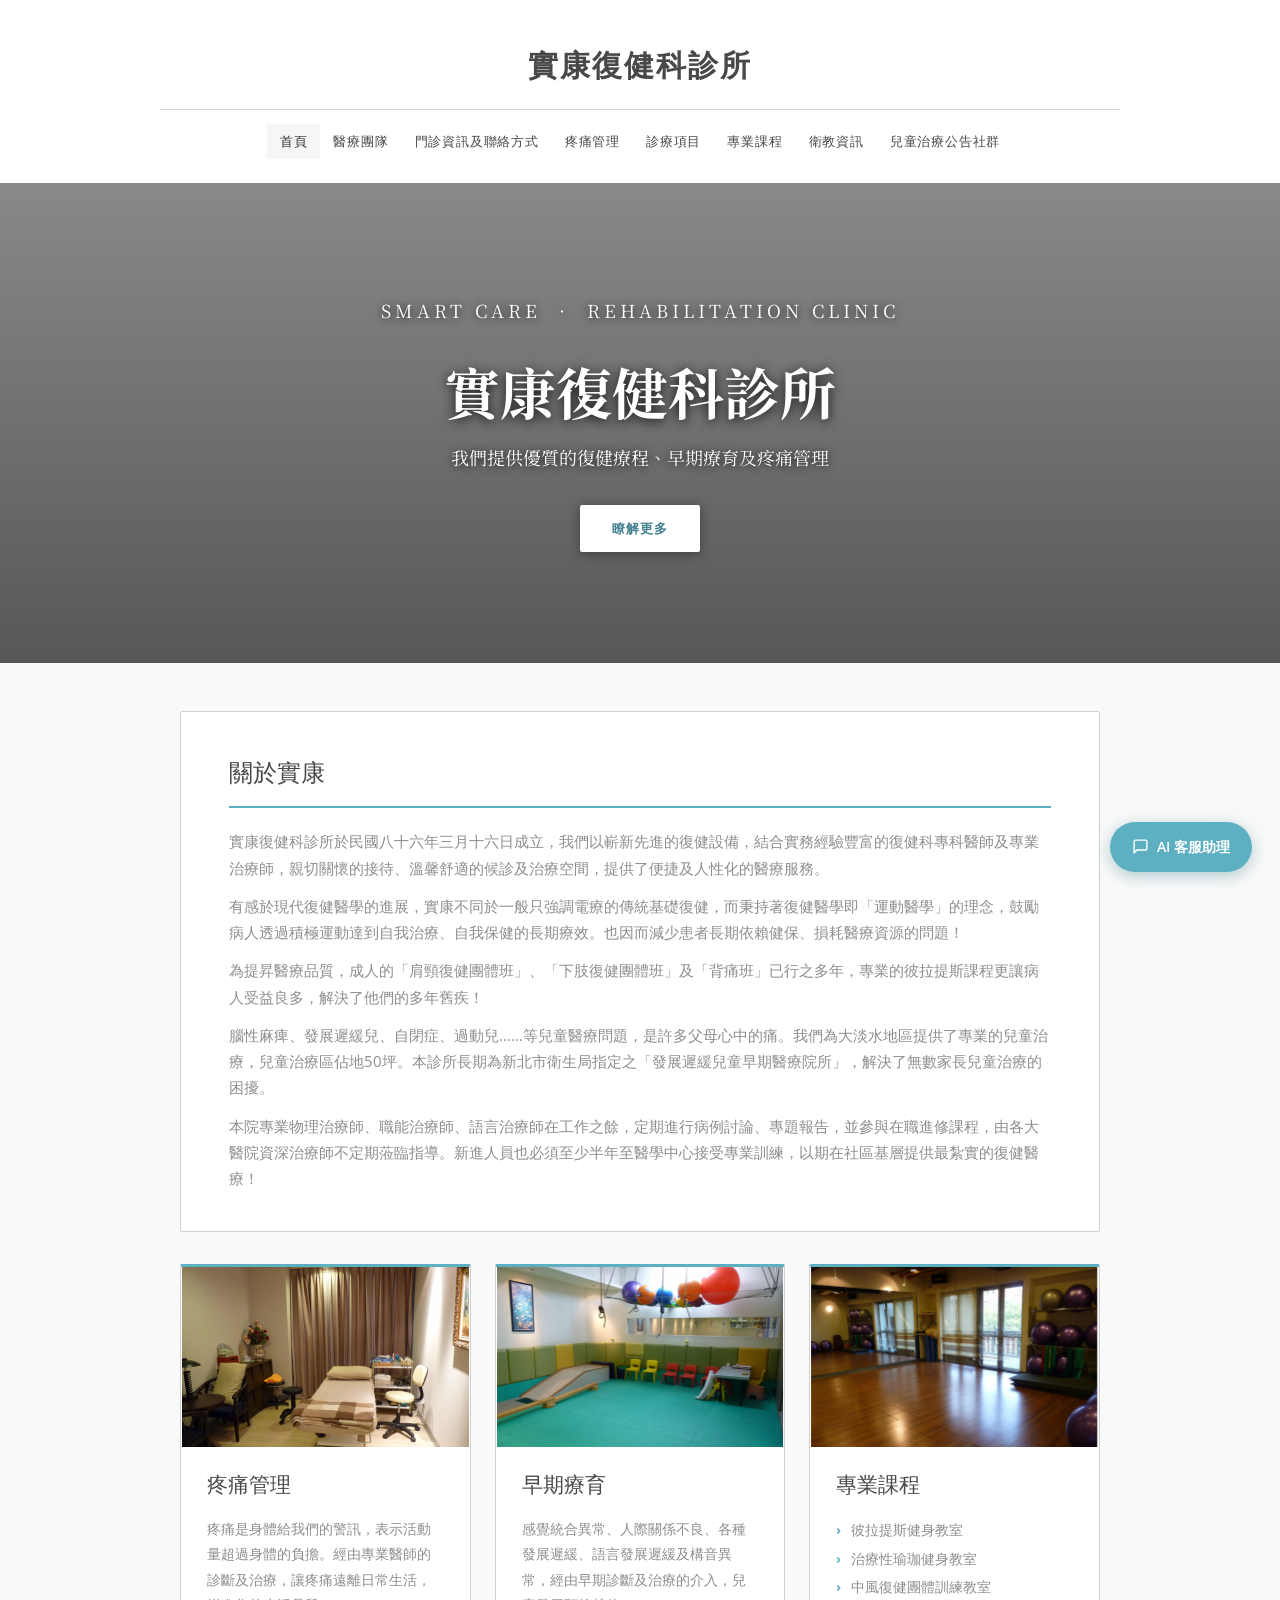
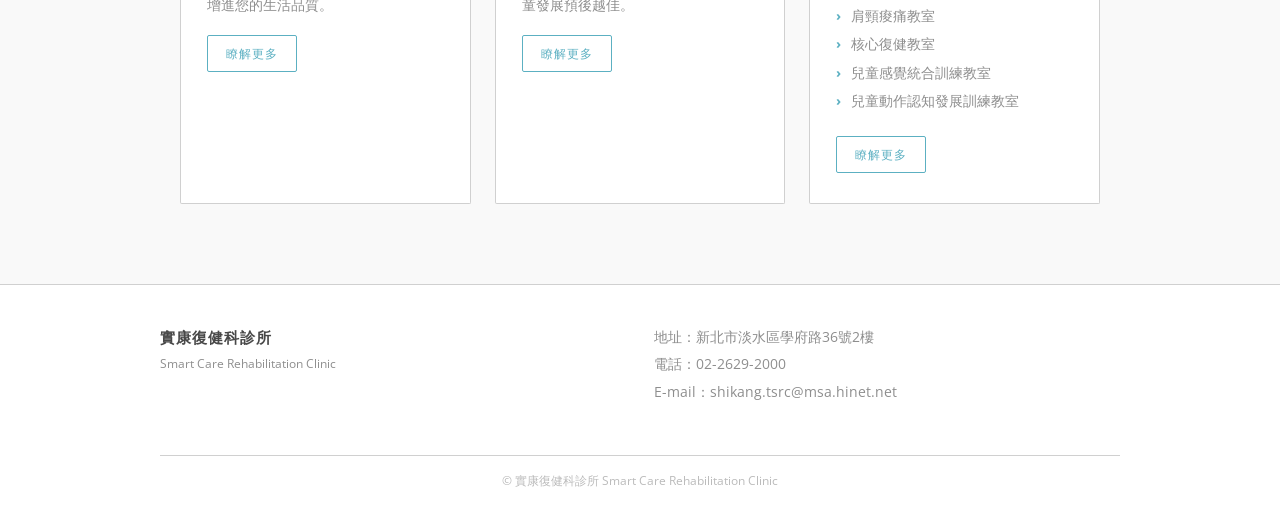
<file: index.html>
<!DOCTYPE html>
<html lang="zh-TW">
<head>
  <meta charset="UTF-8">
  <meta name="viewport" content="width=device-width, initial-scale=1.0">
  <title>實康復健科診所 - 淡水實康復健科診所</title>
  <meta name="description" content="淡水實康復健科診所，提供優質復健療程、早期療育及疼痛管理，結合專業醫師與治療師，給您便捷人性化的醫療服務。">
  <meta name="keywords" content="淡水, 實康, 復健, 復健科, 診所, 早期療育, 彼拉提斯, 疼痛管理">
  <link rel="preconnect" href="https://fonts.googleapis.com"><link rel="preconnect" href="https://fonts.gstatic.com" crossorigin><link href="https://fonts.googleapis.com/css2?family=Alice&family=Noto+Serif+TC:wght@400;500;700&family=Open+Sans:wght@400;600&family=Raleway:wght@400;500;700&display=swap" rel="stylesheet">
  <link rel="stylesheet" href="style.css">
  <style>
    /* index-only styles */

    /* ── Slideshow Hero ── */
    .hero {
      position: relative;
      height: 480px;
      overflow: hidden;
    }
    .slideshow {
      position: absolute;
      inset: 0;
    }
    .slide {
      position: absolute;
      inset: 0;
      background-size: cover;
      background-position: center;
      opacity: 0;
      animation: slideFade 65s linear infinite;
    }
    .slide:nth-child(1) { animation-delay: 0s; }
    .slide:nth-child(2) { animation-delay: 5s; }
    .slide:nth-child(3) { animation-delay: 10s; }
    .slide:nth-child(4) { animation-delay: 15s; }
    .slide:nth-child(5) { animation-delay: 20s; }
    .slide:nth-child(6) { animation-delay: 25s; }
    .slide:nth-child(7) { animation-delay: 30s; }
    .slide:nth-child(8) { animation-delay: 35s; }
    .slide:nth-child(9) { animation-delay: 40s; }
    .slide:nth-child(10) { animation-delay: 45s; }
    .slide:nth-child(11) { animation-delay: 50s; }
    .slide:nth-child(12) { animation-delay: 55s; }
    .slide:nth-child(13) { animation-delay: 60s; }
    @keyframes slideFade {
      0%           { opacity: 0; }
      1.85%   { opacity: 1; }
      5.85%  { opacity: 1; }
      7.69%  { opacity: 0; }
      100%         { opacity: 0; }
    }
    .hero-overlay {
      position: absolute; inset: 0; z-index: 1;
      background: linear-gradient(to bottom,
        rgba(0,0,0,0.45) 0%,
        rgba(0,0,0,0.65) 100%);
    }
    .hero-content {
      position: relative; z-index: 2;
      display: flex; flex-direction: column;
      align-items: center; justify-content: center;
      height: 100%; text-align: center;
      padding: 0 20px;
    }
    .hero-en {
      font-family: 'Raleway', sans-serif;
      font-size: 13px; font-weight: 500;
      letter-spacing: 4px; text-transform: uppercase;
      color: #ffffff;
      text-shadow: 0 1px 6px rgba(0,0,0,0.8);
      margin-bottom: 12px;
    }
    .hero h1 {
      font-family: 'Noto Serif TC', serif;
      font-size: clamp(34px, 6vw, 56px);
      font-weight: 700;
      color: #ffffff;
      text-shadow: 0 2px 12px rgba(0,0,0,0.9);
      line-height: 1.2; margin-bottom: 16px;
    }
    .hero p {
      font-family: 'Noto Serif TC', serif;
      font-size: 18px;
      font-weight: 400;
      color: #ffffff;
      text-shadow: 0 1px 8px rgba(0,0,0,0.9);
      margin-bottom: 32px;
    }
    .btn-hero {
      display: inline-block;
      padding: 12px 32px;
      background: #ffffff;
      color: var(--primary-dark);
      font-family: 'Open Sans', sans-serif;
      font-size: 13px; font-weight: 700;
      text-transform: uppercase; letter-spacing: 1px;
      border-radius: 2px;
      box-shadow: 0 2px 12px rgba(0,0,0,0.4);
      transition: opacity 0.2s, transform 0.15s;
    }
    .btn-hero:hover { opacity: 0.92; color: var(--primary-dark); transform: translateY(-1px); }
    @media (max-width: 768px) { .hero { height: 340px; } }
    /* other index styles */
    .intro-section { background:var(--white);border:1px solid var(--border);border-radius:2px;padding:40px 48px;margin-bottom:32px; }
    .intro-section h2 { font-family:'Alice',serif;font-size:24px;font-weight:400;color:var(--text-mid);margin-bottom:20px;padding-bottom:12px;border-bottom:2px solid var(--primary); }
    .intro-section p { color:var(--text-muted);margin-bottom:12px; }
    .intro-section p:last-child { margin-bottom:0; }
    .features { display:grid;grid-template-columns:repeat(auto-fit,minmax(260px,1fr));gap:24px;margin-bottom:0; }
    .feature-card { background:var(--white);border:1px solid var(--border);border-top:3px solid var(--primary);border-radius:2px;padding:30px 26px;transition:box-shadow 0.2s,transform 0.2s; }
    .feature-card:hover { box-shadow:0 4px 20px rgba(92,176,194,0.15);transform:translateY(-2px); }
    .feature-img { width:calc(100% + 52px);margin:-30px -26px 20px;height:180px;object-fit:cover;display:block; }
    .feature-card h2 { font-family:'Alice',serif;font-size:21px;font-weight:400;color:var(--text-mid);margin-bottom:12px; }
    .feature-card p { color:var(--text-muted);font-size:14px;line-height:1.8;margin-bottom:18px; }
    .feature-card ul { list-style:none;margin-bottom:20px; }
    .feature-card ul li { font-size:14px;color:var(--text-muted);padding:2px 0 2px 15px;position:relative; }
    .feature-card ul li::before { content:'›';position:absolute;left:0;color:var(--primary);font-weight:bold; }
    .btn-outline { display:inline-block;padding:7px 18px;border:1px solid var(--primary);color:var(--primary);font-size:12px;text-transform:uppercase;letter-spacing:1px;border-radius:2px;transition:background 0.2s,color 0.2s; }
    .btn-outline:hover { background:var(--primary);color:var(--white); }
    @media (max-width:768px) { .intro-section { padding:24px 18px; } .features { grid-template-columns:1fr; } }
  </style>
</head>
<body>

<!-- Header -->
<div id="header">
  <div id="site-title">
    <a href="index.html">實康復健科診所</a>
  </div>
</div>

<!-- Navigation -->
<nav id="navigation" aria-label="主選單">
  <ul>
    <li class="active"><a href="index.html">首頁</a></li>
    <li><a href="team-member.html">醫療團隊</a></li>
    <li><a href="information.html">門診資訊及聯絡方式</a></li>
    <li><a href="pain-management.html">疼痛管理</a></li>
    <li><a href="treatment.html">診療項目</a></li>
    <li><a href="group-therapy.html">專業課程</a></li>
    <li><a href="health-education.html">衛教資訊</a></li>
    <li><a href="ot.html">兒童治療公告社群</a></li>
  </ul>
</nav>

<!-- Hero -->
<section class="hero">
  <div class="slideshow">
      <div class="slide" style="background-image:url('uploads/5/3/6/5/53656235/__3691127.jpg')"></div>
      <div class="slide" style="background-image:url('uploads/5/3/6/5/53656235/__8897400.jpg')"></div>
      <div class="slide" style="background-image:url('uploads/5/3/6/5/53656235/__2166273.jpg')"></div>
      <div class="slide" style="background-image:url('uploads/5/3/6/5/53656235/__2269723.jpg')"></div>
      <div class="slide" style="background-image:url('uploads/5/3/6/5/53656235/__3637067.jpg')"></div>
      <div class="slide" style="background-image:url('uploads/5/3/6/5/53656235/__6257638.jpg')"></div>
      <div class="slide" style="background-image:url('uploads/5/3/6/5/53656235/__458000.jpg')"></div>
      <div class="slide" style="background-image:url('uploads/5/3/6/5/53656235/__2266977.jpg')"></div>
      <div class="slide" style="background-image:url('uploads/5/3/6/5/53656235/__9445645.jpg')"></div>
      <div class="slide" style="background-image:url('uploads/5/3/6/5/53656235/__9089690.jpg')"></div>
      <div class="slide" style="background-image:url('uploads/5/3/6/5/53656235/__1961320.jpg')"></div>
      <div class="slide" style="background-image:url('uploads/5/3/6/5/53656235/__4717801.jpg')"></div>
      <div class="slide" style="background-image:url('uploads/5/3/6/5/53656235/__8496639.jpg')"></div>
  </div>
  <div class="hero-overlay"></div>
  <div class="hero-content">
    <p class="hero-en">Smart Care &nbsp;·&nbsp; Rehabilitation Clinic</p>
    <h1>實康復健科診所</h1>
    <p>我們提供優質的復健療程、早期療育及疼痛管理</p>
    <a href="information.html" class="btn-hero">瞭解更多</a>
  </div>
</section>

<!-- Main Content -->
<div id="content-wrapper">

  <!-- Intro -->
  <section class="intro-section">
    <h2>關於實康</h2>
    <p>實康復健科診所於民國八十六年三月十六日成立，我們以嶄新先進的復健設備，結合實務經驗豐富的復健科專科醫師及專業治療師，親切關懷的接待、溫馨舒適的候診及治療空間，提供了便捷及人性化的醫療服務。</p>
    <p>有感於現代復健醫學的進展，實康不同於一般只強調電療的傳統基礎復健，而秉持著復健醫學即「運動醫學」的理念，鼓勵病人透過積極運動達到自我治療、自我保健的長期療效。也因而減少患者長期依賴健保、損耗醫療資源的問題！</p>
    <p>為提昇醫療品質，成人的「肩頸復健團體班」、「下肢復健團體班」及「背痛班」已行之多年，專業的彼拉提斯課程更讓病人受益良多，解決了他們的多年舊疾！</p>
    <p>腦性麻痺、發展遲緩兒、自閉症、過動兒……等兒童醫療問題，是許多父母心中的痛。我們為大淡水地區提供了專業的兒童治療，兒童治療區佔地50坪。本診所長期為新北市衛生局指定之「發展遲緩兒童早期醫療院所」，解決了無數家長兒童治療的困擾。</p>
    <p>本院專業物理治療師、職能治療師、語言治療師在工作之餘，定期進行病例討論、專題報告，並參與在職進修課程，由各大醫院資深治療師不定期蒞臨指導。新進人員也必須至少半年至醫學中心接受專業訓練，以期在社區基層提供最紮實的復健醫療！</p>
  </section>

  <!-- Feature Cards -->
  <div class="features">

    <!-- 疼痛管理 -->
    <article class="feature-card">
      <img src="uploads/5/3/6/5/53656235/1433264243.png" alt="實康復健治療室" class="feature-img">
      <h2>疼痛管理</h2>
      <p>疼痛是身體給我們的警訊，表示活動量超過身體的負擔。經由專業醫師的診斷及治療，讓疼痛遠離日常生活，增進您的生活品質。</p>
      <a href="pain-management.html" class="btn-outline">瞭解更多</a>
    </article>

    <!-- 早期療育 -->
    <article class="feature-card">
      <img src="uploads/5/3/6/5/53656235/1433301236.png" alt="實康兒童治療區" class="feature-img">
      <h2>早期療育</h2>
      <p>感覺統合異常、人際關係不良、各種發展遲緩、語言發展遲緩及構音異常，經由早期診斷及治療的介入，兒童發展預後越佳。</p>
      <a href="ot.html" class="btn-outline">瞭解更多</a>
    </article>

    <!-- 專業課程 -->
    <article class="feature-card">
      <img src="uploads/5/3/6/5/53656235/1433264002.png" alt="實康彼拉提斯教室" class="feature-img">
      <h2>專業課程</h2>
      <ul>
        <li>彼拉提斯健身教室</li>
        <li>治療性瑜珈健身教室</li>
        <li>中風復健團體訓練教室</li>
        <li>肩頸痠痛教室</li>
        <li>核心復健教室</li>
        <li>兒童感覺統合訓練教室</li>
        <li>兒童動作認知發展訓練教室</li>
      </ul>
      <a href="group-therapy.html" class="btn-outline">瞭解更多</a>
    </article>

  </div>
</div>

<!-- AI 客服浮動按鈕 -->
<div class="chat-bubble">
  <a href="https://smartcare-chatbot.vercel.app/chat.html" target="_blank" rel="noopener" aria-label="開啟 AI 客服">
    <svg viewBox="0 0 24 24" fill="none" stroke="currentColor" stroke-width="2" stroke-linecap="round" stroke-linejoin="round" aria-hidden="true">
      <path d="M21 15a2 2 0 0 1-2 2H7l-4 4V5a2 2 0 0 1 2-2h14a2 2 0 0 1 2 2z"/>
    </svg>
    AI 客服助理
  </a>
</div>

<!-- Footer -->
<footer id="footer">
  <div id="footer-content">
    <div class="footer-brand">
      <h2>實康復健科診所</h2>
      <p>Smart Care Rehabilitation Clinic</p>
    </div>
    <div class="footer-contact">
      <p>地址：新北市淡水區學府路36號2樓</p>
      <p>電話：<a href="tel:0226292000">02-2629-2000</a></p>
      <p>E-mail：<a href="mailto:shikang.tsrc@msa.hinet.net">shikang.tsrc@msa.hinet.net</a></p>
    </div>
    <div class="footer-bottom">
      © 實康復健科診所 Smart Care Rehabilitation Clinic
    </div>
  </div>
</footer>

</body>
</html>
</file>
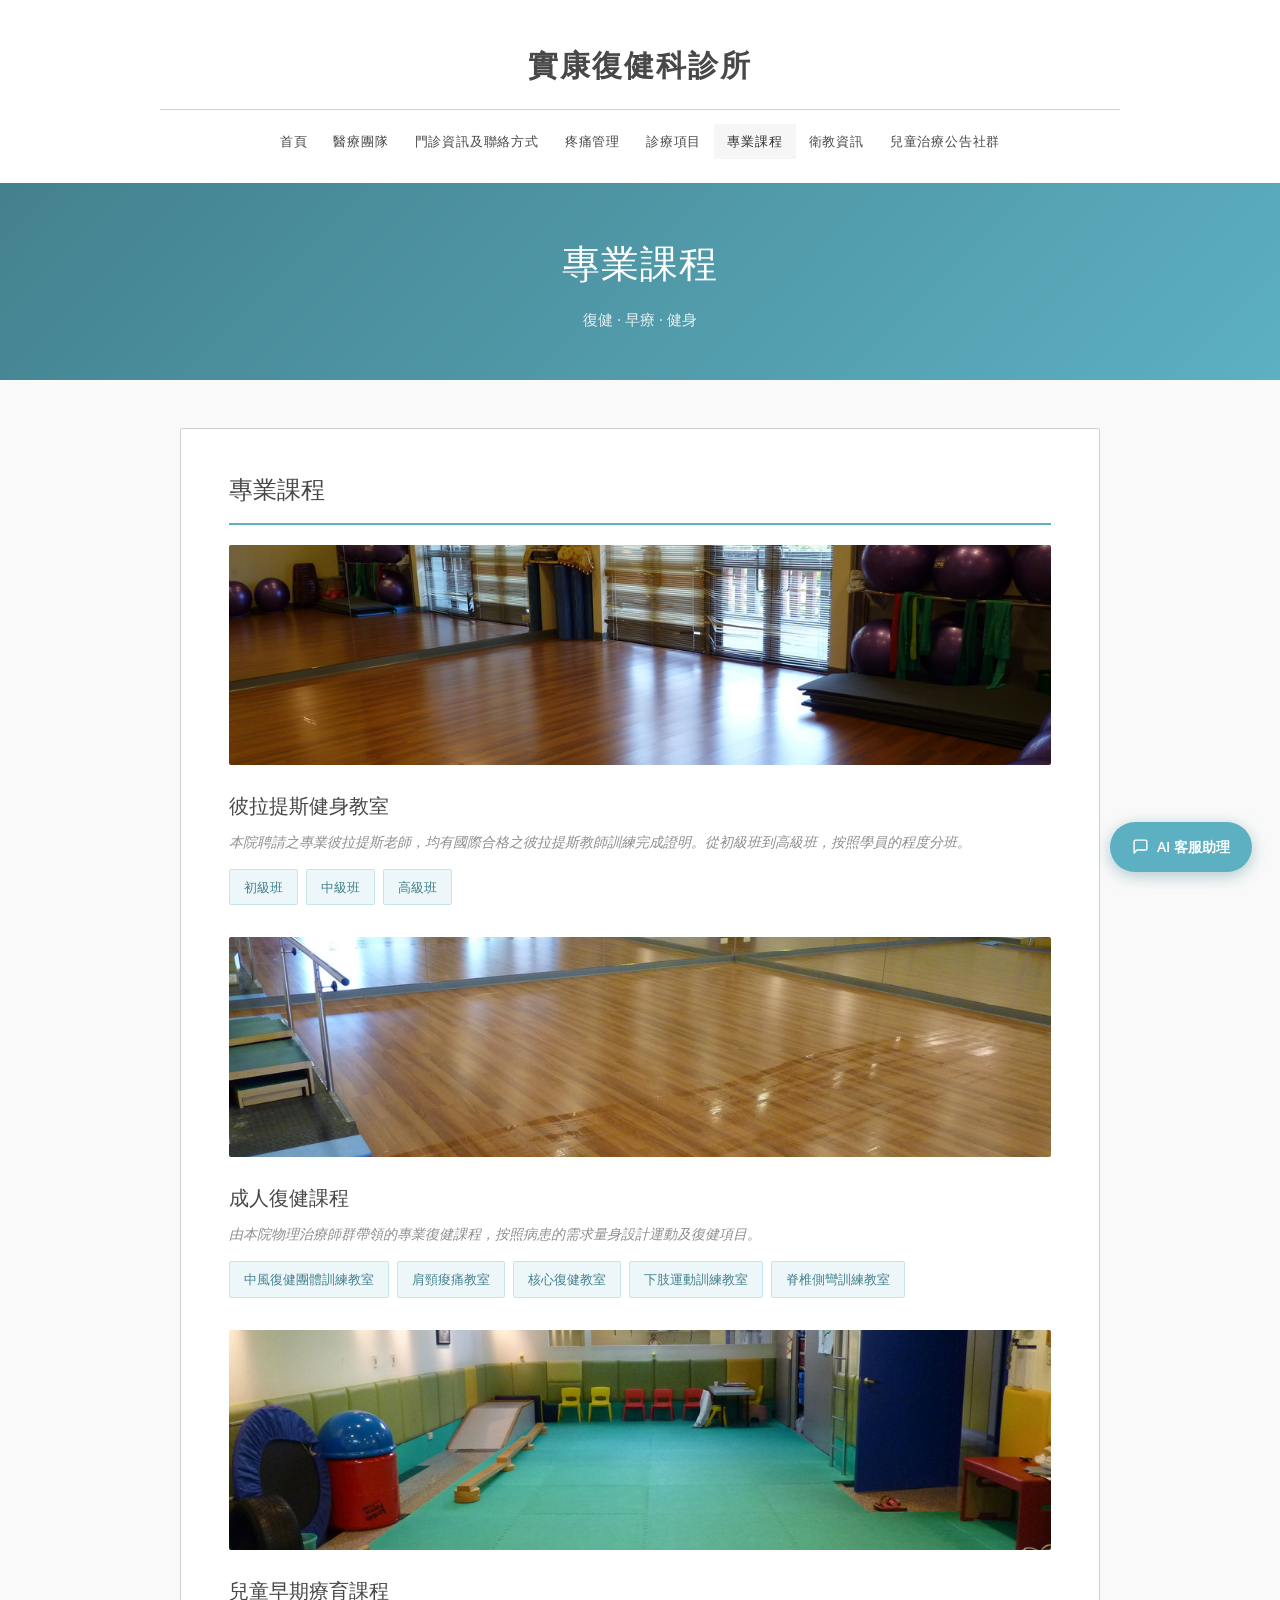
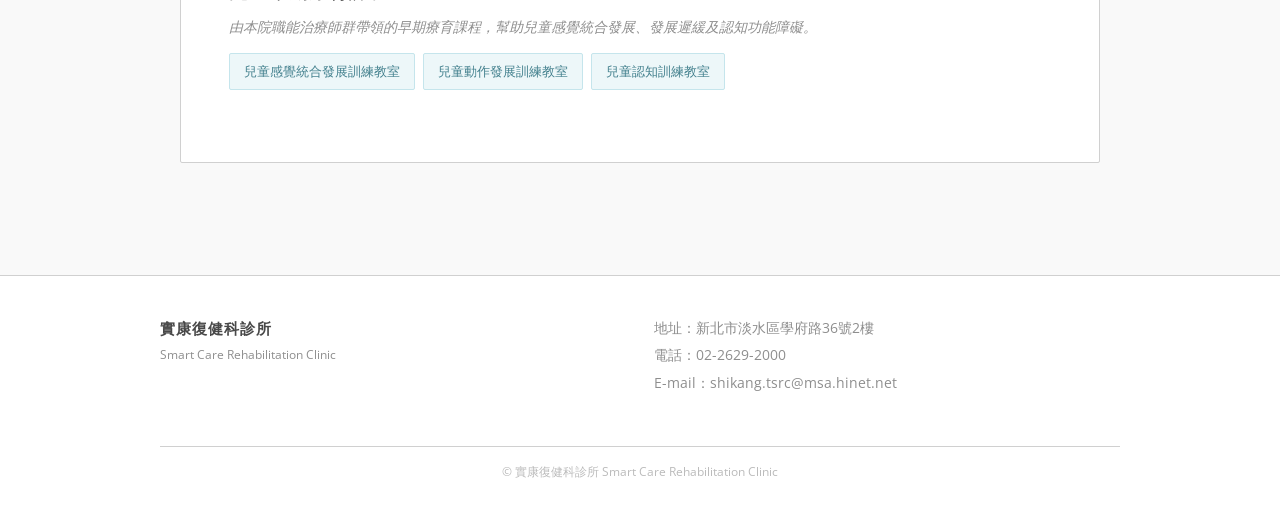
<file: group-therapy.html>
<!DOCTYPE html>
<html lang="zh-TW">
<head>
  <meta charset="UTF-8">
  <meta name="viewport" content="width=device-width, initial-scale=1.0">
  <title>專業課程 - 實康復健科診所</title>
  <meta name="description" content="">
  <link rel="preconnect" href="https://fonts.googleapis.com"><link rel="preconnect" href="https://fonts.gstatic.com" crossorigin><link href="https://fonts.googleapis.com/css2?family=Alice&family=Open+Sans:wght@400;600&family=Raleway:wght@400;500;700&display=swap" rel="stylesheet">
  <link rel="stylesheet" href="style.css">
</head>
<body>
<div id="header">
  <div id="site-title"><a href="index.html">實康復健科診所</a></div>
</div>
<nav id="navigation" aria-label="主選單">
  <ul>
    <li><a href="index.html">首頁</a></li>
    <li><a href="team-member.html">醫療團隊</a></li>
    <li><a href="information.html">門診資訊及聯絡方式</a></li>
    <li><a href="pain-management.html">疼痛管理</a></li>
    <li><a href="treatment.html">診療項目</a></li>
    <li class="active"><a href="group-therapy.html">專業課程</a></li>
    <li><a href="health-education.html">衛教資訊</a></li>
    <li><a href="ot.html">兒童治療公告社群</a></li>
  </ul>
</nav>
<section class="page-hero">
  <h1>專業課程</h1>
  <p>復健 · 早療 · 健身</p>
</section>
<div id="content-wrapper">

<div class="content-card">
  <h2>專業課程</h2>

  <div class="course-group">
    <img src="uploads/5/3/6/5/53656235/5911233_orig.jpg" alt="彼拉提斯健身教室" style="width:100%;height:220px;object-fit:cover;border-radius:2px;margin-bottom:14px;display:block">
    <h3>彼拉提斯健身教室</h3>
    <p class="desc">本院聘請之專業彼拉提斯老師，均有國際合格之彼拉提斯教師訓練完成證明。從初級班到高級班，按照學員的程度分班。</p>
    <div class="course-tags"><span class="course-tag">初級班</span><span class="course-tag">中級班</span><span class="course-tag">高級班</span></div>
  </div>

  <div class="course-group">
    <img src="uploads/5/3/6/5/53656235/6550056_orig.jpg" alt="成人復健課程" style="width:100%;height:220px;object-fit:cover;border-radius:2px;margin-bottom:14px;display:block">
    <h3>成人復健課程</h3>
    <p class="desc">由本院物理治療師群帶領的專業復健課程，按照病患的需求量身設計運動及復健項目。</p>
    <div class="course-tags"><span class="course-tag">中風復健團體訓練教室</span><span class="course-tag">肩頸痠痛教室</span><span class="course-tag">核心復健教室</span><span class="course-tag">下肢運動訓練教室</span><span class="course-tag">脊椎側彎訓練教室</span></div>
  </div>

  <div class="course-group">
    <img src="uploads/5/3/6/5/53656235/5307401_orig.jpg" alt="兒童早期療育課程" style="width:100%;height:220px;object-fit:cover;border-radius:2px;margin-bottom:14px;display:block">
    <h3>兒童早期療育課程</h3>
    <p class="desc">由本院職能治療師群帶領的早期療育課程，幫助兒童感覺統合發展、發展遲緩及認知功能障礙。</p>
    <div class="course-tags"><span class="course-tag">兒童感覺統合發展訓練教室</span><span class="course-tag">兒童動作發展訓練教室</span><span class="course-tag">兒童認知訓練教室</span></div>
  </div>
</div>
</div>
<div class="chat-bubble">
  <a href="https://smartcare-chatbot.vercel.app/chat.html" target="_blank" rel="noopener" aria-label="AI客服">
    <svg viewBox="0 0 24 24" aria-hidden="true"><path d="M21 15a2 2 0 0 1-2 2H7l-4 4V5a2 2 0 0 1 2-2h14a2 2 0 0 1 2 2z"/></svg>
    AI 客服助理
  </a>
</div>
<footer id="footer">
  <div id="footer-content">
    <div class="footer-brand">
      <h2>實康復健科診所</h2>
      <p>Smart Care Rehabilitation Clinic</p>
    </div>
    <div class="footer-contact">
      <p>地址：新北市淡水區學府路36號2樓</p>
      <p>電話：<a href="tel:0226292000">02-2629-2000</a></p>
      <p>E-mail：<a href="mailto:shikang.tsrc@msa.hinet.net">shikang.tsrc@msa.hinet.net</a></p>
    </div>
    <div class="footer-bottom">© 實康復健科診所 Smart Care Rehabilitation Clinic</div>
  </div>
</footer>
</body>
</html>
</file>
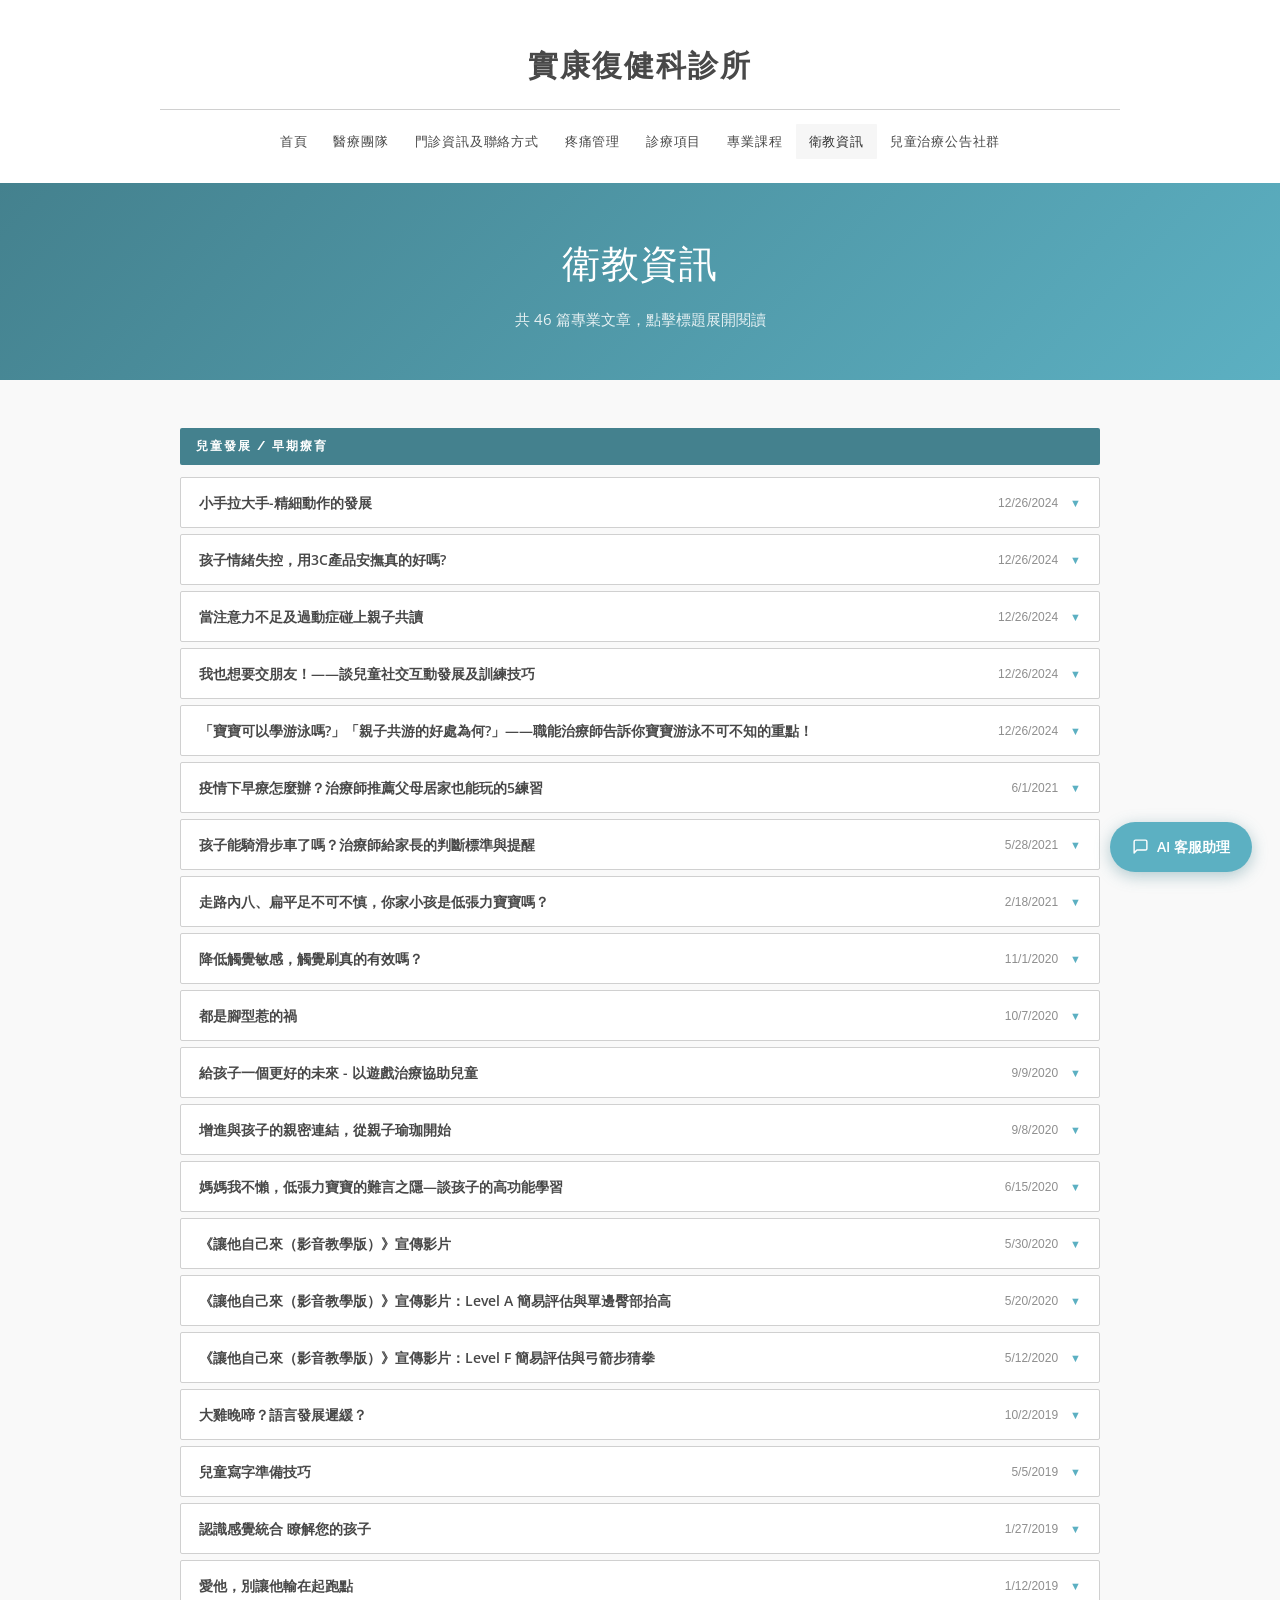
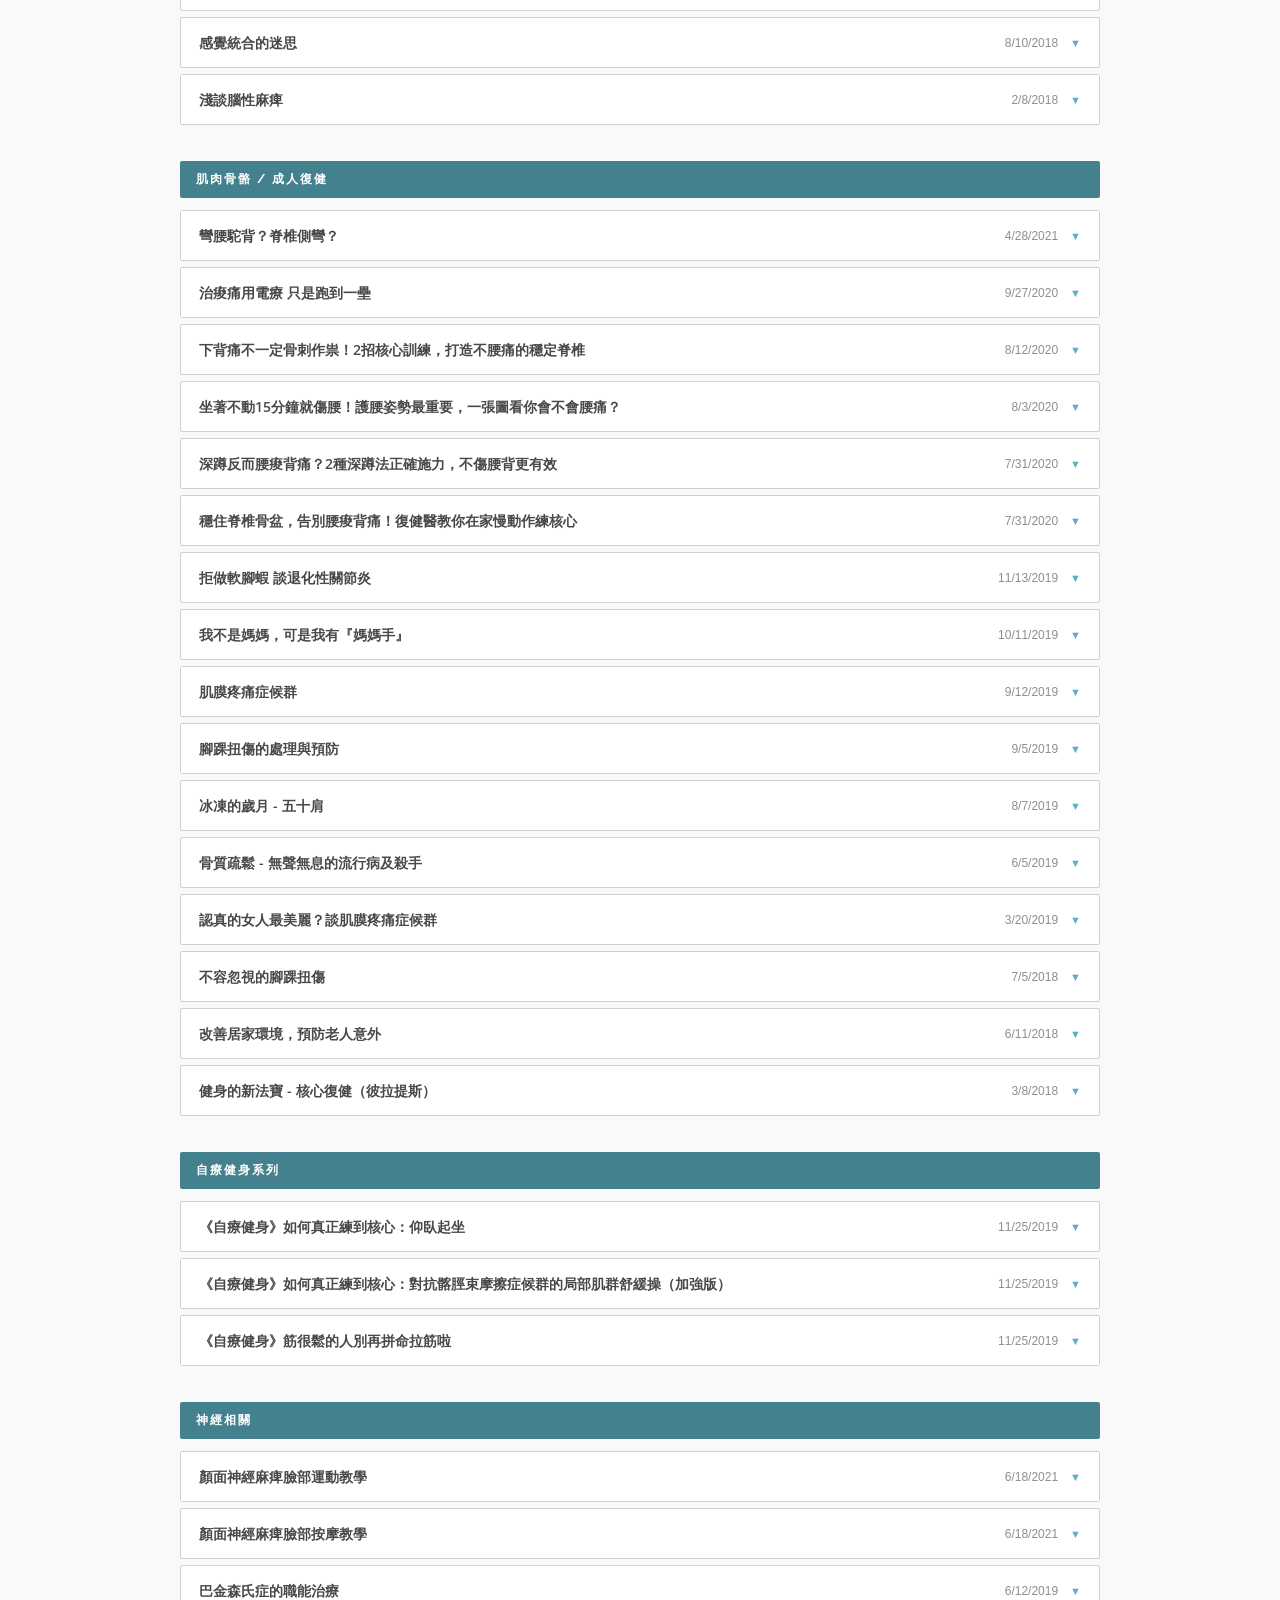
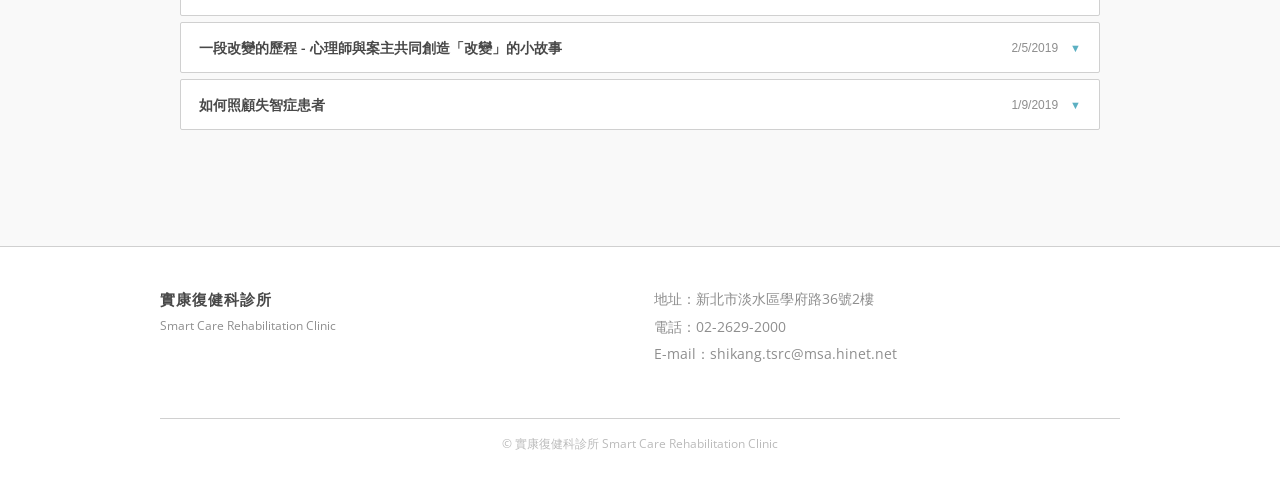
<file: health-education.html>
<!DOCTYPE html>
<html lang="zh-TW">
<head>
  <meta charset="UTF-8">
  <meta name="viewport" content="width=device-width, initial-scale=1.0">
  <title>衛教資訊 - 實康復健科診所</title>
  <meta name="description" content="實康復健科診所衛教文章，涵蓋兒童發展、早期療育、肌肉骨骼復健、疼痛管理等主題。">
  <link rel="preconnect" href="https://fonts.googleapis.com"><link rel="preconnect" href="https://fonts.gstatic.com" crossorigin><link href="https://fonts.googleapis.com/css2?family=Alice&family=Open+Sans:wght@400;600&family=Raleway:wght@400;500;700&display=swap" rel="stylesheet">
  <link rel="stylesheet" href="style.css">
  <style>
    .he-section { margin-bottom: 36px; }
    .he-cat-title {
      font-family: 'Raleway', sans-serif;
      font-size: 12px; font-weight: 700;
      text-transform: uppercase; letter-spacing: 2px;
      color: var(--white); background: var(--primary-dark);
      padding: 8px 16px; border-radius: 2px; margin-bottom: 12px;
    }
    .he-card {
      background: var(--white);
      border: 1px solid var(--border);
      border-radius: 2px; margin-bottom: 6px; overflow: hidden;
    }
    .he-toggle {
      width: 100%; display: flex; align-items: center; gap: 12px;
      padding: 14px 18px; border: none; background: none;
      cursor: pointer; text-align: left; transition: background 0.15s;
    }
    .he-toggle:hover { background: #f6f6f6; }
    .he-toggle[aria-expanded="true"] { background: #f0fafb; }
    .he-title {
      font-family: 'Open Sans', sans-serif;
      font-size: 14px; font-weight: 600;
      color: var(--text-mid); flex: 1; line-height: 1.5;
    }
    .he-date {
      font-size: 12px; color: var(--text-muted);
      white-space: nowrap; flex-shrink: 0;
    }
    .he-arrow {
      font-size: 11px; color: var(--primary);
      flex-shrink: 0; transition: transform 0.2s;
    }
    .he-toggle[aria-expanded="true"] .he-arrow { transform: rotate(180deg); }
    .he-body {
      padding: 4px 24px 24px;
      border-top: 1px solid var(--border);
      font-size: 14px; line-height: 1.9; color: var(--text-muted);
    }
    .he-body h3 {
      font-family: 'Alice', serif; font-size: 16px; font-weight: 400;
      color: var(--text-mid); margin: 18px 0 8px;
    }
    .he-body h4 {
      font-size: 14px; font-weight: 600;
      color: var(--text-mid); margin: 14px 0 6px;
    }
    .he-body p { margin-bottom: 10px; }
    .he-body ul, .he-body ol { padding-left: 1.5em; margin-bottom: 10px; }
    .he-body li { margin-bottom: 4px; }
    .he-body blockquote {
      border-left: 3px solid var(--primary);
      padding: 10px 16px; margin: 14px 0;
      background: #edf7f9; color: var(--text-mid);
      font-style: italic; border-radius: 0 2px 2px 0;
    }
    .he-body strong { color: var(--text-mid); }
    /* YouTube 連結按鈕 */
    .he-yt-link {
      display: inline-flex; align-items: center; gap: 10px;
      margin: 12px 0 8px; padding: 11px 22px;
      background: #ff0000; color: #fff !important;
      font-family: 'Raleway', sans-serif;
      font-size: 13px; font-weight: 600;
      text-decoration: none !important; border-radius: 2px;
      transition: background 0.2s, transform 0.15s;
    }
    .he-yt-link:hover { background: #cc0000; transform: translateY(-1px); }
    .he-yt-icon { font-size: 16px; }
    /* 外部連結按鈕 */
    .he-ext-link {
      display: inline-flex; align-items: center; gap: 6px;
      margin-top: 8px; padding: 10px 20px;
      background: var(--primary); color: var(--white) !important;
      font-family: 'Raleway', sans-serif;
      font-size: 13px; font-weight: 600;
      text-decoration: none !important; border-radius: 2px;
      transition: background 0.2s, transform 0.15s;
    }
    .he-ext-link:hover { background: var(--primary-dark); transform: translateY(-1px); }
    @media (max-width: 600px) {
      .he-date { display: none; }
      .he-toggle { padding: 12px 14px; }
      .he-body { padding: 4px 16px 20px; }
    }
  </style>
</head>
<body>
<div id="header">
  <div id="site-title"><a href="index.html">實康復健科診所</a></div>
</div>
<nav id="navigation" aria-label="主選單">
  <ul><li><a href="index.html">首頁</a></li><li><a href="team-member.html">醫療團隊</a></li><li><a href="information.html">門診資訊及聯絡方式</a></li><li><a href="pain-management.html">疼痛管理</a></li><li><a href="treatment.html">診療項目</a></li><li><a href="group-therapy.html">專業課程</a></li><li class="active"><a href="health-education.html">衛教資訊</a></li><li><a href="ot.html">兒童治療公告社群</a></li></ul>
</nav>
<section class="page-hero">
  <h1>衛教資訊</h1>
  <p>共 46 篇專業文章，點擊標題展開閱讀</p>
</section>
<div id="content-wrapper">
<section class="he-section"><div class="he-cat-title">兒童發展 / 早期療育</div><div class="he-card" id="art-1">
  <button class="he-toggle" onclick="toggleArticle(this)" aria-expanded="false">
    <span class="he-title">小手拉大手-精細動作的發展</span>
    <span class="he-date">12/26/2024</span>
    <span class="he-arrow">▼</span>
  </button>
  <div class="he-body" hidden>
<p>「治療師！我們家孩子幾歲才會畫三角形?」「治療師！我們家孩子握筆姿勢這樣是正確的嗎?」「治療師！我們家孩子寫字都歪七扭八、沒有力氣，該怎麼辦?」……等等。 以上都是家長在治療室中常提到的問題，孩子在成長的過程中也會有許多活動需要用到精細動作、書寫技巧，而家長通常會用自己觀點看待孩子的發展，甚至用自己的「大手」握著孩子的「小手」來練習，但精細動作發展與書寫技巧是相當複雜的，而且每個孩子的狀況也不盡相同，我們其實需要以孩子為出發點，觀察孩子問題的根本，來幫助孩子建立良好的精細動作。</p>
<h3>精細動作發展</h3>
<p>孩子從出生伸出雙手探索這個世界，精細動作就已開始發展。一般來說，抓握的發展會從尺側(無名指、小拇指)往橈側發展(大拇指、食指與中指)、由手掌抓握發展到手指抓握。寶寶6-9月大時，開始抓握不同物品的情形增加，並出現大拇指主動參與抓握。8~9月大時，使用大拇指和橈側手指抓較大物品，且會依不同物品形狀改變抓握方式。1歲後，抓握模式會更精確，一路發展到5歲時，各種抓握模式發展較完全。</p>
<p>而在臨床上，治療師常會看的一些精細動作發展如下:</p>
<p><strong>剪紙</strong></p>
<ul>
<li>3歲左右時可使用剪刀，但不一定使用的好</li>
<li>4歲時可使用剪刀剪直線</li>
<li>4-5歲時可用剪刀剪曲線、圓形、正方形</li>
</ul>
<p><strong>運筆</strong></p>
<ul>
<li>3歲左右時可仿畫∣、—、○</li>
<li>4歲左右時可仿畫+、□，可開始練習寫數字</li>
<li>5歲左右時可仿畫△、ⅹ，可開始練習寫自己名字</li>
</ul>
<p><strong>握筆姿勢</strong></p>
<ul>
<li>1-1.5歲左右時，會以拳握方式握筆</li>
<li>2-3歲左右時，會以拇指向下的拳握方式握筆</li>
<li>3.5-4歲左右時，會以靜態三指或四指方式握筆</li>
<li>4.5-6歲左右時，會以動態三指或四指方式握筆，也是我們最常看見的握筆姿勢</li>
</ul>
<p><strong>慣用手發展</strong></p>
<ul>
<li>2歲開始，進行雙手操作的活動時，可觀察是否哪一隻手使用的頻率比較高</li>
<li>4歲開始，慣用手開始發展，此階段慣用手的使用會較明顯，家長可提醒孩子該使用他的慣用手</li>
<li>5-6歲開始，已建立慣用手，雙手操作時，可使用慣用手操作物品，非慣用手可協調的幫忙，出現良好的雙側協調、分工合作</li>
</ul>
<p>臨床上，我們也會建議家長，若孩子的慣用手發展出來後，不要去改變孩子的慣用手，已有研究指出若改變孩子的慣用手會造成孩子較無自信、左右手容易搞混、雙側動作不協調、容易寫出相反字，例如:b寫成d。</p>
<h3>手功能與書寫技巧</h3>
<p>「寫字」這件事其實是非常複雜的一項能力，與以下幾項能力有關:</p>
<p><strong>肩胛關節</strong></p>
<p>肩胛關節的穩定是精細動作發展的基礎，若肩胛關節不穩定的話，在臨床上我們會看見孩子在操作物品時，手臂靠在桌上或手臂緊貼身體或聳肩、寫字時是移動紙張而不是移動手臂、無法在垂直面操作物品、寫字等。我們可以把握幾個原則來訓練：</p>
<p>（1）加強肩膀的肌肉力量</p>
<p>（2）提供垂直面的操作</p>
<p>（3）讓手臂在沒有支持平面，像是桌子，操作物品。</p>
<p>我們可以與孩子玩小牛耕田等肩部承重的活動、將紙張貼在牆上畫畫、貼貼紙等。</p>
<p><strong>手肘及手腕動作控制</strong></p>
<p>若手肘及手腕動作控制不穩定的話，在臨床上我們會看見孩子操作物品時是移動整個手臂且手肘晃動、手腕彎曲且操作不協調，而手腕的角度對於物品的操作是非常重要的，通常手腕在上翹40度左右，是最有利於我們操作物品的角度。我們可以把握幾個原則來訓練：</p>
<p>（1）將東西拿到眼睛高度或利用斜面來操作承重來促進周圍肌肉收縮。</p>
<p>（2）我們可以與孩子玩推東西、趴姿下操作物品、彈彈珠、雪花片等。</p>
<p><strong>手部關節穩定</strong></p>
<p>手部關節的發展與手弓、手掌兩側分化、虎口穩定度有關。若以上發展不成熟的話，在臨床上我們會看見孩子抓握穩定性不佳，所以常掉東西或不協調、在操作物品時會常常換手、將物品或手靠在桌上或肚子上來操作。</p>
<p>在手弓穩定方面，我們可以與孩子玩端盤子傳東西、打洞器等。虎口穩定度方面，我們可以與孩子玩圖釘戳畫、湯匙舀東西等。手掌兩側分化方面，我們可以讓孩子無名指與小拇指握住一個小東西以增進穩定度然後以前三指來操作物品，像是噴水槍、彈彈珠、貼貼紙等。</p>
<p><strong>雙側協調</strong></p>
<p>若雙側協調差的話，在臨床上我們會看見孩子兩手分工活動困難，且會變換左右手操作精細活動，有的孩子甚至5歲後尚未建立慣用手並且在跨中線動作困難，例如:畫橫線。我們可以與孩子玩串珠珠、連連看、描繪物品(非慣用手幫忙壓住東西)、雙手丟接球、單手投球等。</p>
<p><strong>觸覺及運動覺</strong></p>
<p>這兩個感覺對於孩子在操作物品與寫字是相當重要的，觸覺可提供孩子了解物品的質地、特性來協助物品操作的品質，若有觸覺防禦的孩子甚至可能會影響到學習、握筆等。</p>
<p>運動覺則提供孩子關於肢體位置、動作的感覺，因此與力道控制、動作計畫有關。若上述兩種感覺發展不成熟的話，在臨床上我們會看見孩子操作物品的能力協調差、寫字的力道過於大力或過輕、寫字不工整、粗大動作不協調等。我們可以多帶孩子去戶外玩，接觸不同材質的東西，藉由許多粗大動作的遊戲來增進運動覺的能力。</p>
<p>精細動作與書寫技巧是由許多能力慢慢堆疊而成的，因此家長能讓孩子完成日常生活活動以訓練精細動作，另外，也可以與治療師討論孩子最根本影響書寫技巧的原因是甚麼，從根本開始練習，建立孩童的自信心，增加孩童的動機，以增進孩童的書寫技巧，讓「小手」有更好的發展。</p>
<p><strong>作者：</strong> 實康復健科診所職能治療師 林子濱</p>

  </div>
</div><div class="he-card" id="art-2">
  <button class="he-toggle" onclick="toggleArticle(this)" aria-expanded="false">
    <span class="he-title">孩子情緒失控，用3C產品安撫真的好嗎?</span>
    <span class="he-date">12/26/2024</span>
    <span class="he-arrow">▼</span>
  </button>
  <div class="he-body" hidden>
<p>「因為工作繁忙，較少時間照顧孩子，只要他一哭鬧，就只好拿出手機平板給他，讓他安靜。」「孩子鬧脾氣，有時會大哭大鬧或是亂摔東西，且生氣久久不能平復，為了不讓孩子繼續生氣，只好給他玩手機。」</p>
<p>孩子的情緒問題常會讓家長不知如何應對，這時經常就會想用３Ｃ產品來安撫孩子的情緒，畢竟３Ｃ產品一放到孩子手上立即見效！但這真的是個好方法嗎？</p>
<h3>3C產品對孩子的影響</h3>
<p>根據美國密西根大學醫學院行為科學家研究發現，如果經常使用智慧手機和平板電腦等設備來平息孩子的情緒，會增加他們情緒失調的機率。</p>
<p>研究顯示，孩子每日使用3C時間多於60分鐘者容易出現更多的行為問題。也就是使用3C產品較長時間的孩子，對其脾氣、性格、注意力不集中及過動症的負面影響具有更高的風險。</p>
<p><strong>視知覺方面</strong>，三歲前孩子的視覺發展還沒成熟，長時間接觸3C，孩子的眼球肌肉容易疲乏，視覺追視的能力也會變弱，這跟之後高功能的學習有很大的影響。</p>
<p><strong>大腦認知方面</strong>，三歲前孩子的大腦認知還沒發展成熟，無法短時間內處理卡通內容的訊息，而且使用的是被動注意力(被動接收刺激)。這與我們期待孩子的主動注意力發展～包含持續專注的能力、選擇該注意的訊息而不被干擾及不同的兩件事情上能來回專注，接收到訊息後又能馬上反應的能力……全然不同。長時間的看卡通影片剝奪孩子練習主動注意力的機會，影響到注意力的發展。</p>
<p>有期刊研究也指出，孩子使用3C產品的時間越長，靜坐時間過長，缺乏正常發展中需要的體能活動，容易造成體適能不佳。</p>
<h3>面對情緒問題的策略</h3>
<p>面對情緒問題，其實可以使用幾個策略來幫助孩子，學習調節情緒，並且從情緒中走出來。</p>
<p>當孩子發脾氣時，可以機會教育孩子現在自己正處於什麼樣的情緒？例如當孩子因為遊戲沒有得分而哭泣時，教導孩子現在的情緒是「因為沒有得分覺得很難過」，讓孩子識別現在的情緒。當他了解現在的情緒後，教導他可以使用甚麼方法來處理問題，例如告訴孩子沒有得分沒有關係，下次再加油！或是下次家長陪同孩子一起玩。</p>
<p>如果看到孩子變得煩躁，可以透過輕微搖晃身體、擁抱、聽音樂等，給予一些安定情緒的感覺刺激，幫助他們平靜下來。</p>
<p>當孩子們與玩伴爭執而有情緒時，可以幫助孩子將現在的感受用適切的口語講出來，也要讓孩子知道當他們的情緒講出來後是可以被同理的，並且可以透過彼此溝通來解決問題。這也是好的社會化過程。</p>
<p>如果孩子年紀還小，或是無法理解像情緒這種抽象的概念時，也可以使用不同顏色的圖卡來教導孩子理解情緒，例如紅色圖卡代表生氣、藍色圖卡代表難過、黃色圖卡代表開心、綠色圖卡代表平靜。若小朋友現在正在生氣，就可以帶著他看圖卡，並引導他把問題說出來，和孩子一起了解問題後一起解決問題，幫助他從生氣的紅色圖卡轉變到綠色的平靜圖卡。</p>
<p>若孩子情緒失調一定得找些東西發洩，可以使用一些替代的行為，避免孩子因為攻擊行為傷害到同儕或是自己。在治療室中有孩子因為情緒問題需要發洩時，治療師會使用滾筒、軟墊…等較軟的物品，替代孩子打架或是打牆壁等危險行為。在家中也可以使用枕頭或是絨毛玩具等物品，減少孩子可能受傷的風險。</p>
<h3>善用3C產品，建立原則</h3>
<p>說了那麼多處理情緒問題的策略，難道真的不能讓孩子使用3C產品嗎？其實也不是，畢竟3C產品還是有其正面影響，例如，3C可以提供孩子豐富的知識、維持人際關係，甚至家長可以和孩子一起看影片玩遊戲培養共同興趣。家長們只要有原則的讓孩子使用，就可以避免3C產品對小朋友造成負面影響。</p>
<ul>
<li><strong>原則一：</strong> 建立使用3C的原則，像是家長可以規定孩子一定要寫完作業、做完家事或是做完自己該做的事情才可以使用3C產品，不只可以培養孩子負責任的態度，也會讓孩子更有動力完成要求。</li>
<li><strong>原則二：</strong> 使用計時器，幫助孩子了解使用3C產品的時間。孩子對於時間這樣的抽象概念不太了解，使用計時器可以幫助孩子更具體地知道使用時間，另外也可以使用像沙漏等有趣的計時工具，不只讓時間的概念更具體，也可以讓孩子更注意到時間。</li>
<li><strong>原則三：</strong> 當使用時間快到時，可以提早提醒孩子時間快到了。許多孩子沒辦法接受時間一到直接關掉手機平板，因此可以在時間到的前十分鐘或十五分鐘提醒孩子「現在是最後一個影片、最後一關了喔!」讓孩子有心理準備。</li>
<li><strong>原則四：</strong> 固定讓孩子只有在某個時間能夠使用3C產品，讓孩子有明確的使用時間，養成習慣，避免孩子因為沒有固定時間導致只要想用3C產品就情緒失控。</li>
</ul>
<p>使用3C產品時堅守原則，在面對孩子的情緒問題時使用策略、同理並且幫助孩子一起調節情緒，最重要的是家長們也得控制住自己的情緒，才能夠有效的解決問題！</p>
<p><strong>作者：</strong> 實康復健科診所職能治療師 李彥霖</p>

  </div>
</div><div class="he-card" id="art-3">
  <button class="he-toggle" onclick="toggleArticle(this)" aria-expanded="false">
    <span class="he-title">當注意力不足及過動症碰上親子共讀</span>
    <span class="he-date">12/26/2024</span>
    <span class="he-arrow">▼</span>
  </button>
  <div class="he-body" hidden>
<p>「治療師！我們家孩子在家總是動個不停！根本靜不下來看書！」「治療師！聽說親子共讀很好，但我們家孩子都不跟我一起讀，怎麼辦?」……等等。</p>
<p>以上這些都是家長在治療室中常提到的問題，相信大家都有聽過親子共讀與過動症，那這到底是甚麼又該怎麼幫助小朋友呢？</p>
<h3>什麼是親子共讀？</h3>
<p>「親子共讀」如同字面上的意思，就是家長與孩子共同閱讀一本書，讓繪本或故事書成為親子間互動的媒介，並透過談話或討論分享彼此的想法來增進親子互動，最重要的是要一起閱讀而不是單方面的說或聆聽故事，這才是親子共讀的精神所在。親子共讀除了能增進親子關係外，還能促進孩子的大腦發展、語言發展、理解能力、情緒管理與語言的組織能力等。</p>
<h3>什麼是注意力不足及過動症？</h3>
<p>注意力不足及過動症(ADHD)的孩童通常會有注意力不足、過動及衝動等症狀。根據衛福部統計，台灣的ADHD盛行率為9.02%且男性會比女性多，經長期追蹤研究顯示ADHD的大腦前額葉活性降低，大腦部分區域的發展平均會比正常孩童慢了三年。</p>
<p>臨床上，ADHD除了大家常見的注意力不足及衝動控制不佳外，還有：</p>
<ol>
<li><strong>行為問題</strong>，像是喜歡挑戰家長、老師的規則、出現攻擊行為等。</li>
<li><strong>組織計劃能力不佳</strong>，例如：ADHD孩童會低估任務所需完成的時間，以雜亂無序的方式完成任務，比如十分鐘後要出門，最後一分鐘才開始收拾；學校、家裡環境髒亂，找尋東西上就會有困難。</li>
<li><strong>動作協調不佳</strong>，像是抓不準時機、忽略動作細節所以需要順序性的動作差、像是踢球。力道控制比較不好、平衡稍差。</li>
<li><strong>社交互動差</strong>，因為注意力不佳所以會沒有注意到同學說甚麼或是遊戲規則、衝動控制差所以會一直插嘴或無法配合規則會讓同學不想跟他們一起玩、甚至有時候會推擠到同學或有肢體衝突。</li>
</ol>
<h3>當ADHD碰上親子共讀</h3>
<p>在治療室裡，常有家長問說該怎麼樣才能讓孩子專心下來一起讀書，每次要做靜態的事情時就會到處動、四處看，這其實是因為上面所述說的ADHD症狀所導致，那我們該如何協助ADHD孩子與家長一起完成親子共讀呢？</p>
<p>我們可以從以下幾點來著手：</p>
<p><strong>了解孩童不專心的原因</strong>，在飲食、作息、感覺需求、肌耐力等都有可能是原因。譬如肌張力比較低的孩子，單單要他維持軀幹的穩定姿勢就有困難，強求他專心閱讀就更加挑戰了！孩童也可能因為環境不同而有不同的表現，像是在較多干擾物的環境中被吸引而分心，或是因為感覺需求尚未被滿足(如觸覺系統有需求的孩子，會希望尋求更多刺激，而摸東摸西），甚至動來動去等。</p>
<p><strong>增加孩童的運動量</strong>——目前已有許多研究顯示運動能有效改善ADHD孩童的注意力、衝動、協調等症狀，且能改善、增加孩童的自信與社交互動能力，在臨床上也會先讓孩童動一動再去執行靜態的活動，家長在家中也能在共讀或靜態活動前做點運動，提升注意力。建議能與孩童共同討論並訂定運動計畫，依照孩童的興趣、喜好來選擇適合的運動，並建立適切的挑戰，以增加孩童的動機並建立持續且良好的運動習慣。</p>
<p><strong>共同選擇繪本或故事書</strong>——從孩童有興趣的主題開始，建立「學習的胃口」最重要！就從喜歡看書開始。不要強求很有知識性、很有意義的內容。先建立孩童的動機再慢慢拓展繪本或故事書的種類，繪本或故事書可以是有聲書、立體書且故事內容生活化以增加孩子的動機。</p>
<p><strong>調整環境及生活步調</strong>——創造適合親子共讀且固定的環境，使孩童知道到該環境就是要與家長一起讀書並且移除可能的干擾物，例如：在沒有電視、手機或玩具的房間且燈光明亮等。另外也可設置冷靜區（稱呼它是秘密基地，或許對孩子更有吸引力哦！），允許在情緒激動的時候去冷靜區再回來。平常可以與孩童共同建立日程表，例如：在睡覺前進行親子共讀。使孩童有個規律且結構化的生活。</p>
<p><strong>給予孩子適度的自由空間</strong>——在親子共讀時，家長與孩子是一起閱讀的，因此當孩子閱讀到喜歡或認識的內容想表達想法時，是可以與孩子共同討論的，且不一定要逐一把書中的文字念出。另外，可以讓孩子扮演書中的角色與父母互動；家長在共讀時，可依照孩子的注意力時間長短，在段落與段落間，暫停唸故事且與孩子共同討論剛剛書中的內容，引導孩子表達，或是在段落與段落間，允許孩子起來動一動，甚至是做點簡單的運動，像是開合跳等。</p>
<p>對於ADHD孩子來說，靜態的活動是相對挑戰的，而注意力也跟很多面向有關係，因此在親子共讀時，我們可以依照孩子的特性，從書本的選擇、環境、家長唸故事時的語調、故事斷落的長度等來調整，另外，規律運動與作息也相當重要，最重要的是家長的陪伴和正向的支持，如此才能建立孩童的自信心，增加孩童的動機，藉由親子共讀來增進親子間的關係與互動。</p>
<p><strong>作者：</strong> 實康復健科診所職能治療師 林子濱</p>

  </div>
</div><div class="he-card" id="art-4">
  <button class="he-toggle" onclick="toggleArticle(this)" aria-expanded="false">
    <span class="he-title">我也想要交朋友！——談兒童社交互動發展及訓練技巧</span>
    <span class="he-date">12/26/2024</span>
    <span class="he-arrow">▼</span>
  </button>
  <div class="he-body" hidden>
<p>「孩子怕生怎麼辦?」、「在學校常跟別人發生衝突要怎麼解決?」、「如何教導他與同學相處呢?」，隨著孩子長大，開始進入學校，同儕關係也變得越加重要，融入群體、與朋友建立良好關係可以為孩童帶來許多正面的影響，那身為家長可以怎樣幫助孩子呢？</p>
<p>其實，社交技巧的養成奠基於許多基礎能力，如果這些能力不好，孩子就容易在社交互動上卡關：</p>
<ul>
<li><strong>感覺調節問題：</strong> 感覺調節是指大腦能對感覺訊息(如：觸覺、聽覺、前庭覺等等)做出適當反應並保持適當警醒度的能力，常見的問題種類有：觸覺防禦、重力不安全感等等，這類孩子在環境中較敏感、易因環境的些微變動而感到緊張焦慮，導致社交互動出現退縮、不安的情形，而警醒度調節過低的小朋友則容易發呆恍神，造成無法適當參與社交情境。</li>
<li><strong>情緒調節問題：</strong> 情緒調節包括孩子對挫折的忍受度，這類小朋友容易因為遊戲輸了或失敗而生氣、哭鬧，甚至出現攻擊行為等等，且情緒持續的時間較長，造成無法在團體中與同儕相處融洽。</li>
<li><strong>堅持度較高：</strong> 這類孩子較無法彈性思考，在團體中常須按照自己規則進行遊戲，或是固定只玩某幾種玩具，遊戲方式亦較單一，因此較無法配合團體規則。</li>
<li><strong>衝動控制不佳：</strong> 此類小朋友較無法耐心等待，可能會在老師講解規則時搶著說話、與同學搶玩具、不能輪流排隊，導致和別人發生衝突頻率較高。</li>
<li><strong>口語理解/表達能力較差：</strong> 他們常會因為無法理解遊戲規則，而沒辦法適當跟上活動進行，活動中亦較難向同儕表達出自己的想法及需求，造成不適應的出現。</li>
<li><strong>問題解決不佳：</strong> 在團體中難免出現和同儕意見不同的時候，問題解決能力不佳的孩子這時便會不知所措，或使用不適當的方式與同儕溝通。</li>
<li><strong>心智理論發展較不成熟：</strong> 心智理論是指能理解自己及他人心智狀態(情緒、想法、意圖等等)的能力，若發展較不成熟，則較缺乏同理心，不會為別人著想，常見的行為如：嘲笑輸的同學、對他人說不好聽的字詞而不自知，導致與同儕關係疏遠。</li>
</ul>
<p>因此，我們須先改善孩子們上述的基礎能力，為社交互動做準備。</p>
<h3>幼兒社交互動發展里程</h3>
<p><strong>0-2歲</strong></p>
<ul>
<li>以明顯笑臉看著他，他也會以微笑回應。(3-5M)</li>
<li>在陌生環境與媽媽分開時，會顯得害怕、不高興並拒絕其他人的接觸。(9-11M)</li>
<li>會主動表示要跟大人玩，如：主動拍手或躲起來要玩躲貓貓。(12-15M)</li>
<li>同時有過度依賴及過度要求獨立的情緒存在，顯示他正在發展自主性。(20-23M)</li>
<li>假扮遊戲出現：會玩扮家家酒，例如假裝掃地、煮飯等。(24-27M)</li>
<li>平行遊戲出現：對其他小朋友開始表現出興趣，會主動在其他小朋友附近一起玩，但各玩各的玩具。(24-27M)</li>
</ul>
<p><strong>3-5歲</strong></p>
<ul>
<li>能主動與其他小朋友分享玩具。</li>
<li>聯合遊戲出現：能與2~3個兒童一起遊戲並開始有些許互動。(3-4歲)</li>
<li>開始可以理解別人的感受（同理心開始發展）。</li>
<li>合作性遊戲出現：可與其他兒童一起玩有分工合作並有明確規則與目標的遊戲。(4-5歲)</li>
<li>會發揮想像力，玩假想式遊戲的能力漸趨成熟。</li>
<li>會描述自己的情緒，可以說出至少兩個形容情緒的語詞。</li>
</ul>
<p><strong>學齡後（6歲以上）</strong></p>
<ul>
<li>能自動參與由成人帶領的有組織性集體遊戲。</li>
<li>會按照規則制定自己的遊戲。</li>
<li>喜歡玩合作遊戲，但有時會因挫折忍受度較低而難以應付失敗。</li>
<li>喜歡和同性別的孩子一起玩。</li>
<li>喜歡制定從未親身經歷過的主題性遊戲（例如去太空）。</li>
</ul>
<h3>如何協助提升孩子的社交技巧</h3>
<ul>
<li><strong>常跟孩子一起玩：</strong> 提升共同式注意力、輪流、合作以及遊戲技巧，並培養孩子樂於與他人分享。</li>
<li><strong>輪流遊戲：</strong> 玩輪流遊戲（例如桌遊、團康），鼓勵孩子自行注意並說出遊戲中輪到誰了。</li>
<li><strong>合作遊戲：</strong> 有共同目標，訓練孩子與他人一起合作。</li>
<li><strong>角色扮演：</strong> 玩假扮遊戲以提升孩子參與度、培養同理心、想像力，如：扮家家酒。</li>
<li><strong>創造社交互動機會：</strong> 增加與同儕互動經驗，減少較自我或侷限的玩法。鼓勵參加幼兒園，假日可以多帶孩子參與各式團體活動。</li>
<li><strong>建立同理心：</strong> 幫助孩子理解和認識他人在特定情境下的感受，並練習辨識自己與他人的情緒及表達。</li>
</ul>
<p>- 情緒猜謎遊戲：透過遊戲過程中讓孩子學會理解及接納自己的情緒。</p>
<p>- 繪本共讀：與孩子共讀情緒相關主題的繪本，透過繪本的故事情節討論人物情緒。</p>
<p>- 製作表情面具：與孩子一起製作不同表情，在孩子有情緒出現卻不知如何表達時先以面具代替。</p>
<ul>
<li><strong>教導爭吵時的解決方法：</strong> 使用適當語氣、學會說對不起。</li>
<li><strong>視覺提示：</strong> 與孩子一起列出與他人對話時要記住的原則，並每日複習。</li>
<li><strong>訓練對話技巧：</strong> 觀察與評論（看影片或圖片，評論適當和不適當的溝通方式）；實際經驗累積（帶孩子加入各式團體，練習自我介紹、禮貌地溝通）。</li>
</ul>
<p>幼兒時期的社交互動是培養他們情感與認知發展的關鍵階段，通過適當的引導和支持，孩子們能夠學習如何與他人合作、解決衝突並理解他人感受，建立友誼，幫助他們在社交的世界裡勇敢探索、快樂成長！</p>
<p><strong>作者：</strong> 實康復健科診所 蔡宇婷職能治療師</p>

  </div>
</div><div class="he-card" id="art-5">
  <button class="he-toggle" onclick="toggleArticle(this)" aria-expanded="false">
    <span class="he-title">「寶寶可以學游泳嗎?」「親子共游的好處為何?」——職能治療師告訴你寶寶游泳不可不知的重點！</span>
    <span class="he-date">12/26/2024</span>
    <span class="he-arrow">▼</span>
  </button>
  <div class="he-body" hidden>
<p>夏天一到，對小朋友來說一定不能錯過的遊樂就是水上活動，但對於新手爸媽而言，卻存著許多疑惑：「我的寶寶才剛出生，可以帶他去玩水嗎?」、「寶寶要幾歲才可以學游泳?」、「水中游泳對寶寶是否真的有益處呢?」</p>
<p>其實爸媽帶著寶寶一起游泳不僅有許多趣味性，亦可幫助寶寶及早適應水性，但仍有許多需要注意的要點，例如：水中安全問題、感染風險等等，那我們該怎麼做才能讓和寶寶一起游泳的過程成為家庭美好的回憶呢？</p>
<p>新生兒並不天生會游泳，他們仍須透過後天學習游泳技巧，就像學習走路一樣。在一開始，建議先讓寶寶在家中的浴缸邊洗澡時邊習慣水性，在家長的幫助下，讓他們感受漂浮在水上以及水接觸到肌膚的感覺。</p>
<h3>寶寶幾歲可以開始學游泳？</h3>
<p>根據粗大動作發展里程碑，嬰兒在3個月大時頭部控制能力才較穩定；到6個月大時，寶寶軀幹有一定穩定度，可以雙手支撐維持至少30秒坐姿。因此會建議等寶寶年齡滿<strong>6個月以上</strong>再開始學游泳；而通常要等孩子<strong>滿4歲後</strong>，才可以真正有效學習多樣的游泳技能。</p>
<p>若寶寶為早產兒或是動作發展較遲緩，則需考量到其實際發展狀況，不能單以滿6個月作為開始游泳的標準年齡。</p>
<h3>寶寶游泳的三大好處</h3>
<p><strong>1. 培養「水感」</strong></p>
<p>許多人到長大後仍舊學不會游泳，就是因為怕水，因此，讓寶寶從小就接觸水性，可以引導寶寶保持對水的特性的熟悉感，建立在水中的自信，減少日後對水感到恐懼或陌生。</p>
<p><strong>2. 提供豐富的感官刺激</strong></p>
<p>一歲以前的寶寶，大多都是由身體的感覺輸入，來認識與學習自己的動作控制，而「水」本身即具許多特性，像是浮力、壓力、阻力、水溫的改變，都可以讓寶寶藉由與水的接觸，感受到豐富的觸覺、本體覺及前庭覺，促進寶寶累積多元的感官知覺經驗。據研究顯示，在嬰兒早期即給予各種感覺體驗，可以有效提升感覺統合能力，增進大腦突觸連結發展，讓孩子在未來擁有較好的注意力及高功能學習能力。</p>
<p><strong>3. 增進親子互動關係</strong></p>
<p>親子共游不僅可以讓爸媽們隨時保護寶寶，提供寶寶安全感，亦可以促進親子間的肢體接觸及依附關係，讓寶寶在過程中感受到父母的關愛，增進彼此間的正向聯結。</p>
<h3>寶寶游泳三大注意事項</h3>
<p><strong>1. 水中安全問題</strong></p>
<p>根據澳洲政府衛生部門表示，嬰兒即使在僅有5公分的水深中亦有溺水風險。任何浮具都不能確保寶寶百分百安全，在任何情況下皆不能放任寶寶單獨於泳池中，最重要的還是爸媽時刻陪伴在側。</p>
<p><strong>2. 感染問題</strong></p>
<p>泳池雖會添加氯以殺菌，但寶寶免疫系統尚未發展成熟，仍較易受到細菌及病毒入侵，因此要盡量避免讓寶寶喝到水。游泳時應穿戴游泳尿布及蛙鏡，游泳後應盡快將寶寶身體洗淨，減少感染的風險。</p>
<p><strong>3. 水溫</strong></p>
<p>因為寶寶還不太會自主調節體溫，游泳時要慎選場地，盡量讓寶寶泡在溫水池內，需隨時注意寶寶有無發抖情形，若有的話，趕快將寶寶抱出水池，用浴巾將寶寶包裹住，以防寶寶感冒。</p>
<p>玩水對於孩子來說總擁有著一股魔力，了解以上重點後，爸媽們便可以在安全的前提下，帶寶寶一起享受戲水的樂趣，陪伴寶寶快樂成長！</p>
<p><strong>作者：</strong> 實康復健科診所 蔡宇婷職能治療師</p>

  </div>
</div><div class="he-card" id="art-8">
  <button class="he-toggle" onclick="toggleArticle(this)" aria-expanded="false">
    <span class="he-title">疫情下早療怎麼辦？治療師推薦父母居家也能玩的5練習</span>
    <span class="he-date">6/1/2021</span>
    <span class="he-arrow">▼</span>
  </button>
  <div class="he-body" hidden>
<p><strong>原文刊載：</strong> 親子天下</p>
<p>「治療師，我的孩子一個月沒有上早療課，會不會退步？」「治療師，我的孩子在家就鬧情緒，我不知道怎麼在家跟他相處？」「治療師，我的孩子在家都不願意做運動，來治療室才會做，該怎麼辦？」這些應該是目前疫情停課中，最常聽到的疑問了。</p>
<p>Covid-19 襲捲全球，台灣終究還是無法倖免，五月中開始，各地陸續進入三級警戒。復健治療包括兒童早療，也被列為醫療降載，家裡有特殊早療需求的兒童，家長一下真不知如何是好？尤其如果還有其他孩子要照顧，更是蠟燭兩頭燒。</p>
<blockquote>本文為外部連結摘要，完整內容請至來源閱讀。</blockquote>
<p><a class="he-ext-link" href="https://www.parenting.com.tw/article/5089872" target="_blank" rel="noopener">↗ 閱讀完整文章（親子天下）</a></p>
  </div>
</div><div class="he-card" id="art-9">
  <button class="he-toggle" onclick="toggleArticle(this)" aria-expanded="false">
    <span class="he-title">孩子能騎滑步車了嗎？治療師給家長的判斷標準與提醒</span>
    <span class="he-date">5/28/2021</span>
    <span class="he-arrow">▼</span>
  </button>
  <div class="he-body" hidden>
<p><strong>原文刊載：</strong> 親子天下</p>
<p>「老師，我的孩子不會騎腳踏車耶，他只會一隻腳踩踏板耶，這要怎麼練？」「老師，我的小孩會騎滑步車了，這應該可以練習到他的下肢力量吧！」</p>
<p>坐在滑步車上用雙腳慢慢滑向前進的畫面在小公園和河濱走道的小朋友越來越多了，家長們到底該怎樣選擇滑步車和腳踏車呢？騎腳踏車是一個兒童必要的技能嗎？透過滑步車可以提升孩子哪方面的能力呢？</p>
<blockquote>**完整文章請參閱親子天下原文連結**</blockquote>
<p><a class="he-ext-link" href="https://www.parenting.com.tw/article/5089827" target="_blank" rel="noopener">↗ 閱讀完整文章（親子天下）</a></p>
  </div>
</div><div class="he-card" id="art-11">
  <button class="he-toggle" onclick="toggleArticle(this)" aria-expanded="false">
    <span class="he-title">走路內八、扁平足不可不慎，你家小孩是低張力寶寶嗎？</span>
    <span class="he-date">2/18/2021</span>
    <span class="he-arrow">▼</span>
  </button>
  <div class="he-body" hidden>
<p><strong>原文刊載：</strong> 親子天下</p>
<p>孩子每次運動都會跌倒、扭傷？小心是肌肉低張力造成的問題。常見肌肉低張力，像是扁平足、走路內八、W型坐姿，都會使孩子肌肉過度延展，導致關節不穩，影響足部的發育，該如何避免？怎麼治療？讓復健科醫師告訴你。</p>
<blockquote>**完整文章請參閱親子天下原文連結**</blockquote>
<p><a class="he-ext-link" href="https://www.parenting.com.tw/article/5088730" target="_blank" rel="noopener">↗ 閱讀完整文章（親子天下）</a></p>
  </div>
</div><div class="he-card" id="art-12">
  <button class="he-toggle" onclick="toggleArticle(this)" aria-expanded="false">
    <span class="he-title">降低觸覺敏感，觸覺刷真的有效嗎？</span>
    <span class="he-date">11/1/2020</span>
    <span class="he-arrow">▼</span>
  </button>
  <div class="he-body" hidden>
<p><strong>原文刊載：</strong> 親子天下</p>
<p>觸覺敏感的孩子，通常會對刺激有強烈反應，像是在草地上會感到害怕，或是別人輕輕碰到他就反應很大，這些都是常見的觸覺防禦敏感的狀況。當孩子容易受到環境影響時，在睡眠品質、或人際互動，甚至學習上，就容易產生問題。</p>
<blockquote>**完整文章請參閱親子天下原文連結**</blockquote>
<p><a class="he-ext-link" href="https://www.parenting.com.tw/article/5087679-/" target="_blank" rel="noopener">↗ 閱讀完整文章（親子天下）</a></p>
  </div>
</div><div class="he-card" id="art-13">
  <button class="he-toggle" onclick="toggleArticle(this)" aria-expanded="false">
    <span class="he-title">都是腳型惹的禍</span>
    <span class="he-date">10/7/2020</span>
    <span class="he-arrow">▼</span>
  </button>
  <div class="he-body" hidden>
<p>五十歲的李太太最近兩個月以來，每天早上一下床踩地時，腳跟便疼痛難忍。醫師告訴她患了中年後常見的腳底筋肌膜炎併跟骨骨刺。</p>
<p>十六歲的陳同學是個籃球校隊，半年來，常常反覆腳踝扭傷。最近兩週，兩側膝蓋也開始疼痛。到復健科診所檢查，他被告知兩側膝關節的軟骨開始出現磨損、退化，腳踝的重覆扭傷也使踝關節呈現不穩狀態。</p>
<p>臨床上，這兩位患者的問題都可能與錯誤的人體生物力學有關，可不能只被「頭痛醫頭，腳痛醫腳」，果然經過仔細評估，追根究底，他們的症狀竟然都是腳型惹的禍！</p>
<p>在復健醫學領域中，生物力學愈來愈受重視，以雙足對身體而言，就像是房子的根基，當受力不均而有偏差時，上面的屋樑自然也就不穩了。這兩位患者都合併有先天前足內翻的腳型，也就是他們原有的腳弓在踩地時均消失不見（稱功能性扁平足），因而腳底筋肌膜被過度拉扯導致發炎，跟骨的肌膜附著處也因過度牽引而長出骨刺。</p>
<p>足部問題常進而導致膝關節的不當受力，也會使得一些年輕的運動員出現早發性膝關節的退化－「髕骨軟化症」。而腳型的問題也使得踝關節受力不對稱而容易重覆扭傷！</p>
<p>對於先天性前足內翻，矯正鞋墊是最佳的選擇，以期真正改善患者不正當的生物力學角度、改善症狀，但絕不表示穿一陣子後，腳型即恢復正常，故須長期使用。量身訂作的鞋墊，才足以完全符合個人腳型的需求。</p>
<p>先天性的前足內翻所導致的功能性扁平足，一半以上有家族史。剛出生的小寶貝，足部圓滾，看不到任何足弓。足弓的發育期，主要是二至六歲。家中兩歲以上小朋友，若走路時內八或明顯扁平足，常喊足部痛，不願意走久、站久，應提早評估是否合併足部問題，六歲以前使用矯正鞋墊，有刺激腳弓發育，導正腳型的成效，六歲以後使用矯正鞋墊，可避免不正常的生物力學狀態。且配合足部小肌肉的多項運動訓練（如用腳指頭夾小彈珠、夾小手帕….），可預防隨著成長進入青春期後，出現層出不窮的足部及膝蓋問題。家長不可輕忽！</p>

  </div>
</div><div class="he-card" id="art-15">
  <button class="he-toggle" onclick="toggleArticle(this)" aria-expanded="false">
    <span class="he-title">給孩子一個更好的未來 - 以遊戲治療協助兒童</span>
    <span class="he-date">9/9/2020</span>
    <span class="he-arrow">▼</span>
  </button>
  <div class="he-body" hidden>
<p>小傑是個小學生，剛與筆者見面時，違拗、反抗、不服從及敵視，常發脾氣、常與成人起爭執、主動反抗或拒絕聽從成人的要求或規定、常故意激惹他人、充滿憤怒與憎恨、焦躁不安、對同學施暴等，他的行為，可想而知，讓家長、老師非常的頭疼！更嚴重的是，因為小傑的違拗與故意反抗大人，而影響其課業學習，造成學習成就低落，阻礙其潛能的發揮。</p>
<h3>什麼是遊戲治療？</h3>
<p>遊戲治療就像大人的諮商一樣。兒童透過遊戲來溝通就像大人透過語言一樣。在遊戲室中，玩具就是孩子的辭彙，就是他們的語言。</p>
<p>受過專業訓練的遊戲治療師可以比一般人更能了解孩子的感受，孩子抒發自己的感受後，通常父母所擔心的行為或情緒會有改善。</p>
<p>例如，如果你有一件令你很擔心的事，如果你找個了解你關心你的人說一說，你通常會覺得比較好些，也會知道如何處理問題會比較好。孩子也是一樣，孩子透過玩偶，畫畫，或其他玩具來說出她們的感覺或想法。</p>
<p>大多數的孩子在成長的過程中，都會在家裡或學校遇到一些困難，或有些會讓父母老師擔心的行為（如和同學起衝突、過度攻擊或退縮等）。如果你的孩子出現適應上的困難或是令你擔心的行為，遊戲治療是一個可以有效幫助孩子的一種方式。</p>
<h3>遊戲治療的過程</h3>
<p>在遊戲治療初期，小傑表現出反抗、挑釁、攻擊、挑戰界線的態度與行為。透過遊戲治療，小傑與心理師建立良好的關係，對心理師的反抗態度與挑戰界線行為趨緩，並且有時會出現合作的行為。小傑在家與在校的行為問題有所改善，較能與大人合作，明顯有進步。</p>
<p>在遊戲治療中期，小傑開始出現回報他人、有同理心的行為。其遊戲行為也顯示他內在心理開始有保留住好關係的能力，減少破壞性。並且，對心理師的設限，能夠學習找到解決方法，遵守界線但又可以滿足其需要。在家庭與學校的人際關係有持續的進步。</p>
<p>到了遊戲治療後期，小傑透過沙盤遊戲呈現出其內在衝突。到遊戲治療末期，小傑的內在衝突已經獲得相當程度的解決，表現在人際關係上能夠有適切的人際行為與界線。</p>
<p>原本讓家長、老師頭疼的孩子，在經過一段時間遊戲治療後，判若二人。遊戲治療提供孩子自由而保護的空間，學習適切的人際行為，並學習為自己負責。當然，在遊戲治療的過程中，家長的投入與支持是不可少的，心理師在必要時提供家長親職諮詢，找到教養孩子更適合的態度與方法，共同協助孩子改善其情緒與行為困擾，也透過這個協助的過程，幫助孩子創造更美好的未來！</p>

  </div>
</div><div class="he-card" id="art-16">
  <button class="he-toggle" onclick="toggleArticle(this)" aria-expanded="false">
    <span class="he-title">增進與孩子的親密連結，從親子瑜珈開始</span>
    <span class="he-date">9/8/2020</span>
    <span class="he-arrow">▼</span>
  </button>
  <div class="he-body" hidden>
<p>近年來，3C產品不只佔據了大多數的日常活動，也漸漸地取代了「父母」這個角色。常常詢問來上療育課的孩子，平常或假日在家的休閒活動是什麼呢？答案不外乎就是玩手機、看平板、打電動；也時常在餐廳裡看到，大人們滑著自己的手機，小孩看著平板配飯，甚至，大人在旁餵食著看著平板的小孩吃飯。哇！原來這些3C產品，漸漸地偷走了孩子與大人間的「親密連結」。</p>
<p>身為一個兒童職能治療師，臨床上看到許多注意力不集中過動症、發展遲緩、自閉症、社交、動作協調、情緒發展障礙的孩子，因為孩子症狀的關係，父母時常不知道如何與孩子溝通，最後導致父母的情緒失控，更加深了與孩子間的隔閡。衛教時，父母常常敘述在家中發生的狀況，與孩子間的應對，但仍然無法在當下順利地執行。</p>
<p>以傳統台灣的教育，父母往往將教導孩子的責任歸於老師，然而早期療育課程應該是父母共同參與的醫療，不該被當作如坊間「補習班」，只是一週1~2次課程，家長回到家仍然不知道如何與自己的孩子相處、處理孩子的問題；「以家庭為治療中心」應該是父母將孩子所學的帶回家，引導孩子做練習，延續復健的療效。</p>
<p>「瑜珈」一詞，在梵文中意即「合一、連結」，對練習瑜珈的大人來說，透過做出各個體位、呼吸、冥想，將自我與環境中做連結，達到身心靈的平衡，在台灣，瑜珈常被當作是一項運動的課程。而「親子瑜珈」，是孩子與大人一起做瑜珈，但更進一步的體會，是一個孩子與大人間，互相溝通及連結的橋樑。例如：本來怕生、適應較慢的孩子，透過父母的陪伴，與父母一起做出瑜珈的各個動作，不只增加了孩子的動機及興趣，也提升父母與孩子間的親密互動。</p>
<blockquote>本文為外部連結摘要，完整內容請至來源閱讀。</blockquote>
<p><a class="he-ext-link" href="https://www.parenting.com.tw/article/5087352-/" target="_blank" rel="noopener">↗ 閱讀完整文章（親子天下）</a></p>
  </div>
</div><div class="he-card" id="art-21">
  <button class="he-toggle" onclick="toggleArticle(this)" aria-expanded="false">
    <span class="he-title">媽媽我不懶，低張力寶寶的難言之隱—談孩子的高功能學習</span>
    <span class="he-date">6/15/2020</span>
    <span class="he-arrow">▼</span>
  </button>
  <div class="he-body" hidden>
<p>你們常常讓孩子在家時坐在學步車、幫寶椅當中，而出門就換到兒童推車或兒童座椅嗎？小心讓孩子成為「低張力寶寶」。低張力孩子可能容易累、甚至會有發展遲緩、學習困難的情形發生，如何協助孩子發展正常的肌肉張力，毛琪瑛醫師給予以下建議。</p>
<blockquote>本文為外部連結摘要，完整內容請至來源閱讀。</blockquote>
<p><a class="he-ext-link" href="https://www.parenting.com.tw/article/5086187" target="_blank" rel="noopener">↗ 閱讀完整文章（親子天下）</a></p>
  </div>
</div><div class="he-card" id="art-22">
  <button class="he-toggle" onclick="toggleArticle(this)" aria-expanded="false">
    <span class="he-title">《讓他自己來（影音教學版）》宣傳影片</span>
    <span class="he-date">5/30/2020</span>
    <span class="he-arrow">▼</span>
  </button>
  <div class="he-body" hidden>
<p><a class="he-yt-link" href="https://www.youtube.com/watch?v=EHBihaaA85c" target="_blank" rel="noopener"><span class="he-yt-icon">▶</span> 前往 YouTube 觀看影片</a></p>
<p>專業復健科醫師╳物理治療師聯手出擊！高齡化社會來臨，如何預防長者失能，減輕照護者負擔？透過書中的簡易評估，找到適合自己的運動程度，復健運動，在家也能自己來！</p>
<h3>書籍資訊</h3>
<p><strong>書名：</strong> 讓他自己來（影音教學版）：復健科醫師╳物理治療師帶著您在家做復健運動全圖解（附158分鐘復健動作指導QR code）</p>
<p><strong>作者：</strong> 毛琪瑛、吳倉華、李宜蓉、黃淑琪</p>
<p><strong>出版社：</strong> 資料夾文化</p>
<blockquote>完整內容與影音歡迎購買書籍。</blockquote>

  </div>
</div><div class="he-card" id="art-23">
  <button class="he-toggle" onclick="toggleArticle(this)" aria-expanded="false">
    <span class="he-title">《讓他自己來（影音教學版）》宣傳影片：Level A 簡易評估與單邊臀部抬高</span>
    <span class="he-date">5/20/2020</span>
    <span class="he-arrow">▼</span>
  </button>
  <div class="he-body" hidden>
<p><a class="he-yt-link" href="https://www.youtube.com/watch?v=CCDdYSZULSI" target="_blank" rel="noopener"><span class="he-yt-icon">▶</span> 前往 YouTube 觀看影片</a></p>
<blockquote>本文章為影音教學內容，請至網站觀看影片。</blockquote>

  </div>
</div><div class="he-card" id="art-24">
  <button class="he-toggle" onclick="toggleArticle(this)" aria-expanded="false">
    <span class="he-title">《讓他自己來（影音教學版）》宣傳影片：Level F 簡易評估與弓箭步猜拳</span>
    <span class="he-date">5/12/2020</span>
    <span class="he-arrow">▼</span>
  </button>
  <div class="he-body" hidden>
<p><a class="he-yt-link" href="https://www.youtube.com/watch?v=aWh2b2kTzjs" target="_blank" rel="noopener"><span class="he-yt-icon">▶</span> 前往 YouTube 觀看影片</a></p>
<blockquote>本文章為影音教學內容，請至網站觀看影片。</blockquote>

  </div>
</div><div class="he-card" id="art-30">
  <button class="he-toggle" onclick="toggleArticle(this)" aria-expanded="false">
    <span class="he-title">大雞晚啼？語言發展遲緩？</span>
    <span class="he-date">10/2/2019</span>
    <span class="he-arrow">▼</span>
  </button>
  <div class="he-body" hidden>
<p>在古早經驗中，七坐、八爬、九長牙是兒童發展最普遍的通則，在說話上則有很多種說法，甚至有些長輩會說當初他的孩子到了三歲才會說話呢，不過要提醒家長的是，這有可能是虛歲的算法，而以前的農業社會，每個家庭都努力的求溫飽，通常希望孩子不搗蛋、不吵、不鬧就好，所以不一定會注意到孩子的發展，而孩子如果沒有太大的問題，也就自己慢慢的長大，對應到現在的社會並不適用。</p>
<h3>幼兒初期語言發展指標</h3>
<p>幼兒初期的語言發展大略可依幾個指標來看寶寶是否有「跟上腳步」：</p>
<p><strong>一歲的孩子</strong>——可聽懂一些簡單指令，如給媽媽、來、走等，會模仿一些聲音如貓狗的叫聲，會說2-3個語詞，如媽、姨等，學會簡單手勢，如再見、謝謝、點頭、搖頭等。會學別人說話語調的聲音，好像在回答的樣子。</p>
<p><strong>一歲半的孩子</strong>——可以了解否定詞，如不要、不是等，會指自己的五官，會依照別人的要求給東西、拿東西或丟東西，會發出熟悉動物的聲音，會模仿單音，或是跟句子的尾音，會用10-20個語詞，如狗、花、馬、ㄋㄟ、拜拜等。</p>
<p><strong>兩歲的孩子</strong>——能配合一般生活指令，能辨識並指認身體部位，會組合兩個語詞，如爸爸再見、喝ㄋㄟㄋㄟ等。會組合名詞和動詞，如媽媽打打，會用兩個字的否定詞，如不要、不想，會問「這是什麼？」，會回答自己的名字，會和大人及小孩做簡單對話。</p>
<p>幼兒語言發展有大略的順序和時間表，這和神經系統的發展成熟有關，每個寶寶可能在時間的點上不盡相同，但若是差距在2-3個月以上就可能是發展遲緩的徵兆，需要尋求醫療單位做進一步的檢查和評估。</p>
<h3>環境因素的影響</h3>
<p>另一個可能影響孩子語言發展的因素則是屬於外在環境的，影響最大的就是家庭。受傳統觀念的影響，在大家庭中的第一個孫子特別容易在學習語言的初期產生適應不良的現象，因為很受寵愛又備受重視，家裡很多大人一起照顧，使得孩子「很方便」不用說話就可以得到想要的東西，甚至有些媽媽只聽到孩子嗯嗯啊啊的聲音就會知道他的意思，馬上就替他把事情做完了，如此一來不僅剝奪了孩子練習口語表達的機會，更容易養成孩子被動、不肯學習的習慣，長期下來也會衍生出孩子缺乏耐性、無法忍受挫折、愛發脾氣、依賴、很懶、喜歡賴皮、不願嘗試新事物等的問題，使得在管教及學習上更加吃力。</p>
<h3>語言發展對學習的影響</h3>
<p>除了教養問題外，語言發展的程度也會影響到孩子生活中的各個層面。語言發展最直接影響是孩子和身邊人的溝通，在聽不懂或是講不清楚的狀況之下，孩子會表現出不聽指令、無法融入團體生活、無法靜下來學習，有些孩子則會因別人不懂他在表達什麼，無法立刻完成他想要做的事，如幫他拿東西、和他一起玩、想要安撫等，孩子變得容易發脾氣，常有負面的情緒，長期下來可能會衍生出情緒障礙的問題，而影響到人際互動、行為等發展。</p>
<p>語言發展在孩子早期的學習能力也佔了很重要的角色，小的時候，孩子可以靠著動手操作去學習，慢慢隨著年齡增長，知識越來越抽象化、複雜化，便需要靠著語言來學習，藉由語言的說明理解、表達、問問題，讓孩子的認知能力趨向更精細、更豐富、更完整，所以在臨床上，我們常發現語言發展遲緩的孩子，所表現出來的不只是語言表現落後，而認知能力及學習能力上也常常表現不佳，孩子漸漸失去自信心，學習動力消失後，也讓孩子之後的路更加困難。</p>
<p>藉由專業的醫療團隊，語言發展遲緩的評估與治療已有相當的成果，父母不要有「長大就好」的心態，而錯失了孩子發展的關鍵期！</p>

  </div>
</div><div class="he-card" id="art-36">
  <button class="he-toggle" onclick="toggleArticle(this)" aria-expanded="false">
    <span class="he-title">兒童寫字準備技巧</span>
    <span class="he-date">5/5/2019</span>
    <span class="he-arrow">▼</span>
  </button>
  <div class="he-body" hidden>
<p>小朋友應該幾歲開始握筆呢？甚麼時候學寫字比較好？相信這是許多關心自己學齡前兒童的家長心中的問題。有些幼教老師及家長會主張孩子不要太早拿筆，因此造成有些小朋友快上小學了，也還不太會握筆；但也有些家長會過早要求孩子學習寫字，導致孩子一見到紙筆就很討厭。</p>
<p>由於寫字是一種複雜的技巧，依兒童發展的觀點，孩子在學習寫字之前，需要先發展好「寫字準備技巧（writing readiness skills）」。所謂的寫字準備技巧包含了多項知覺動作的整合，包括：視覺認知，手眼協調，視覺動作整合，動作計畫能力，掌指操作、握筆能力及寫字力道大小等。</p>
<p>如果過早要求小肌肉及手眼協調能力尚未發展成熟的小朋友學寫字，會令他們倍感挫折，甚至影響到他們以後學習寫字的興趣及動機。因此，要讓孩子學寫字之前，必須先了解孩子是否已具備好寫字準備技巧。當小朋友的手眼協調及小肌肉發展已稍為成熟，可以畫出基本的九個圖形（垂直線、水平線、圓圈、交叉、右斜線、正方形、左斜線、斜線交叉、三角形）時，就表示他已經具有寫字準備技巧了。這時，可以視孩子的個別能力，教導他一些以直線、橫線為主，或結構簡單的中文字。</p>
<p>在國外的小朋友大約5歲左右可以寫自己的名字，國內孩子則大約在6歲左右。由於國字和英文字母的不同，國內的小朋友學寫名字，除了在手功能上的發展需夠成熟，在視知覺、空間概念方面，也要能正確辨別，尤其名字筆劃複雜的小朋友，就比其他同伴辛苦。家長若了解孩子學寫字的過程後，相信會較能接受孩子的寫字能力發展，不勉強孩子一定要在上小學前學會寫自己的名字。</p>
<h3>如何幫助孩子發展寫字準備技巧？</h3>
<p>家長們會發現10個月大的小寶寶就有以（提籃）原始抓握方式，握著粗粗的蠟筆在紙上塗鴉的能力。這時候就可以開始手部精細動作的訓練，而這也是寫字準備技巧的基礎之一。</p>
<p>很多增進手部精細動作及促進單獨手指動作（isolated finger movement）的遊戲都是很好的練習，例如指畫或用手指在沙盤、豆豆盤、米缸畫形狀。讓孩子玩黏土、用鑷子夾豆豆、撕貼畫、試著把橡皮擦、10元硬幣由手掌移動到手指尖，或由指尖移動到手掌，都可以加強小肌肉的控制和力氣。</p>
<p>此外，可為孩子準備較粗的蠟筆讓他玩畫畫、填色、劃線、連連看的遊戲，這可加強孩子熟悉握筆及基本筆劃的練習。針對空間概念及左右分辨的建立，可讓孩子多看玩積木、拼圖、看圖冊、玩用玩具車左右轉的遊戲。</p>
<p>家長在訓練時，要緊記以誘發孩子的興趣，令他主動參與，這樣的學習效果會比被強迫灌輸好得多。有了正確的觀念，讓孩子學得愉快，家長也會教得輕鬆喔！</p>

  </div>
</div><div class="he-card" id="art-39">
  <button class="he-toggle" onclick="toggleArticle(this)" aria-expanded="false">
    <span class="he-title">認識感覺統合 瞭解您的孩子</span>
    <span class="he-date">1/27/2019</span>
    <span class="he-arrow">▼</span>
  </button>
  <div class="he-body" hidden>
<p>感覺統合是70年代由美國的一位職能治療師所提出的，其理論主要是藉由腦來組織感覺訊息，並且對環境產生適切反應，這（感覺-反應）過程是一切成長學習的基礎。</p>
<p>當一個胎兒在母體開始發展時，他即開始接受來自外界的刺激。因此一個兒童的發展必須具備下列要素：</p>
<h3>基本發展要素</h3>
<p><strong>一、前庭系統</strong></p>
<p>此系統可以使人維持身體在空中的位置，姿勢性的肌肉張力，平衡能力以及頭部活動時視野之穩定。當胎兒在母體的羊水中時，由於母體不斷的進行活動，間接的胎兒也得到了前庭的刺激；根據研究指出，若母體在懷孕六個月以後能夠每日有機會坐在搖搖椅上時，胎兒也會得到較多的前庭刺激。</p>
<p><strong>二、本體感覺系統</strong></p>
<p>此種系統的接受器存在於肌梭、關節中，可以提供對於身體的位置判斷、動作的速度、力量之大小。</p>
<p><strong>三、觸覺系統</strong></p>
<p>存在於人體的皮膚中，分別對於冷、熱、痛、壓力等感覺進行感應。因此可以產生辨別性或保護性功能，若遇到危險時會躲避。</p>
<p><strong>四、視覺系統</strong></p>
<p>可接受來自外界的資訊，並且將此資訊帶至大腦中進行全面的組織及統整之後再儲存。</p>
<p><strong>五、聽覺系統</strong></p>
<p>此系統是接收來自環境中的聲音，並且結合大腦中的記憶儲藏庫來加以解讀或建檔。</p>
<p>透過上述幾項基本發展要素成功的整合之後，兒童可以逐漸發展出身體的姿勢、維持平衡的能力、重力安全感、眼球動作等。更進一步的整合之後，建立身體的協調性動作計劃能力與情緒穩定的控制、手眼協調、基本認知能力發展成熟後，兒童的自信心、自尊、組織能力、專注力、抽象思考與理解能力等自然也就水到渠成了。</p>
<h3>感覺統合失調的徵兆</h3>
<p>感覺統合失調的小朋友，常會出現下列所述的行為：</p>
<ol>
<li>對觸覺、視覺、聲音等刺激有過度敏感或不敏感的現象（例如：不喜歡洗澡或洗頭髮、對標籤過度排斥……等等）</li>
<li>活動量不尋常的高或不尋常的低（例如：在家裡喜歡無目的性的跑來跑去……等等）</li>
<li>協調障礙（例如：進行活動時動作緩慢或各動作配合度差……等等）</li>
<li>行為組織能力差（例如：不會自己玩玩具、行為較被動、生活散漫……等等）</li>
<li>語言動作發展遲緩或學業成績落後（例如：學習緩慢、注意力差、不適當的語言表達方式……等等）</li>
<li>自我形象差（例如：分不清楚左右邊、對於本身器官或肢體位置混淆……等等）</li>
<li>特別喜愛或害怕旋轉及速度快的活動</li>
<li>極度怕高（例如：不敢爬樓梯、坐電梯、或站在離地面有點距離的地方）</li>
<li>人際關係差，不喜歡與他人互動（例如：在團體中總是站的遠遠的、不知道如何與小朋友玩耍、常有暴力情形出現）</li>
<li>在家裡常出現自傷行為，喜歡原地打轉或常出現漫無目的的行為</li>
</ol>
<p>在上述情形出現時建議家長及早帶小朋友至復健專科診所，經醫師診察後，由專業的職能治療師進行感覺統合的評估，針對小朋友的年齡及發展情況，找出問題所在並進行治療。及早改善兒童行為，學習人際關係，幫助您的小孩踏上美好的人生。</p>

  </div>
</div><div class="he-card" id="art-40">
  <button class="he-toggle" onclick="toggleArticle(this)" aria-expanded="false">
    <span class="he-title">愛他，別讓他輸在起跑點</span>
    <span class="he-date">1/12/2019</span>
    <span class="he-arrow">▼</span>
  </button>
  <div class="he-body" hidden>
<p>「我們家小傑上一年級半年了，注音符號拼音還有問題，簡單的國字也會左右顛倒。老師說他好動、專心度差。其實他在幼稚園就老是坐不住，動來動去。親戚朋友還告訴我，聰明的孩子本來就比較好動。現在，我卻越來越覺得不對了，他這樣子，怎能好好學習呢？」林太太一臉焦慮的對我傾訴，一旁的小傑看起來一臉慧黠，怎麼也不像是個低成就的小孩。</p>
<p>事實上，不少這樣的小朋友，讓老師、父母傷透了腦筋，這些孩子智力不差，卻可能抄寫常漏字，數理能力奇差，極易分心，防衛性強（討厭被人觸摸），或衝動控制差，人際關係不佳，甚至平衡感不好，常容易跌倒……，智力檢查、神經檢驗各方面都沒有問題，家長不禁要問，我的小孩到底怎麼了？事實上，越來越多的研究發現，這類學習障礙、過動的小朋友常有所謂「感覺統合失調」的問題！</p>
<p>依據神經生理學而言，所有外在刺激經各種感官（包括視覺、觸覺、聽覺，甚至平衡覺、運動覺）傳入腦部，須經過中樞的統合過程，而呈現出適當的動作反應。就像電腦接收訊息、處理指令做出適切反應一樣。若其中通路出了任何問題，便會有差錯。如某些小朋友前庭抑制功能不良，稍為旋轉、爬高就很害怕；前庭刺激不足的，則隨時動來動去，無法坐定；有些小朋友則觸覺防禦，不願讓人觸摸，情緒不穩定。有些即使視覺正常，神經通路卻有障礙，常把「6」寫成「9」，「朋友」看成「有朋」。</p>
<p>引起「感覺統合失調」的原因，仍無一致的結論，然隨著都市高度發展，小朋友活動空間越行狹小，加上許多幼兒從小一直單獨與外傭、祖父母相處，只以生活需求為照顧重點，減少了許多主動觸摸、探索與學習的機會，這種「刺激與經驗的剝奪」卻是不爭的事實。</p>
<p>所謂感覺統合治療即是專業治療師確實針對腦部整合功能上有缺損不足的部分，透過活動設計，誘發小朋友自發性發展出適切的反應行為，達到治療的目的。在此過程中，家長的角色非常重要，必須瞭解治療的原則與目的，在家中是否密切配合活動的執行，更是成敗的重要關鍵。有些家長一味只要求小朋友專心、成績好，諸不知感統治療如同蓋房子、砌磚頭，一個個的基本能力整合好後，整體的好表現自然水到渠成，適切鼓勵絕對優於斥責！</p>
<p>提出感覺統合學說的美國艾爾絲（Ayres）認為，如能透過適當的活動獲得感覺運動的經驗，對小孩子日後讀書、寫字等認知學習、改善人際關係、保持情緒穩定及適應社會等，均會有極大的幫助。而目前健保為照顧學習障礙兒童，也已將「感覺統合失調」列入給付，減少了家長的負擔，無疑是項福音！透過專業的審慎評估，確實找出小朋友的問題，早期介入，早期治療，有助於他們在往後成長的路上更加平順！</p>

  </div>
</div><div class="he-card" id="art-42">
  <button class="he-toggle" onclick="toggleArticle(this)" aria-expanded="false">
    <span class="he-title">感覺統合的迷思</span>
    <span class="he-date">8/10/2018</span>
    <span class="he-arrow">▼</span>
  </button>
  <div class="he-body" hidden>
<p>這幾年來，由於父母親的教養觀念改變，以及教育水準普遍的提升，「感覺統合」這個名詞，經常被使用，而且也越來越常被大家所提起；例如：幼稚園的課程規劃當中，常常可以聽到以「感覺統合」為號召的課程內容、各種遊樂場所或是坊間各種學習教材，也常常聽到推銷者一再強調「感覺統合」的重要性及有效性、甚至有許多的老師及家長，也經常將學生不聽話、上課不專心、學習能力緩慢歸咎於因為他們感覺統合有問題。</p>
<p>但是究竟這些小朋友，是不是真的都有感覺統合障礙的問題呢？而這些以感覺統合為號召的活動，真的對所有的小朋友都有幫助嗎？</p>
<p>很多人以為，所謂的「感覺統合」就是衝滑板、盪鞦韆、球池、跳床、對牆推球……等等的活動；但是曾經接受過正統感覺統合治療的家長應該知道，「感覺統合」其實是一種誘發神經適應化的過程；而上述各種活動，不過是職能治療師在進行治療過程中，所使用的一種活動媒介。</p>
<p>而真正的整合治療過程，應該先由「職能治療師」進行評估之後，確定小朋友的問題；職能治療師再根據每位小朋友的問題所在，來設計活動內容；而整個活動過程，也盡量是以活動或遊戲誘導的方式來進行，而不是制式化的強迫規定衝滑板50次、對牆推球100次、或是跳床200下……；上述的活動方式，其實比較像是一種運動，若要說到它和「感覺統合治療」比較，這種方式缺乏個案參與的主動性及提供個案表現適應性反應的機會，當然它也就無法有效的提供療效。</p>
<h3>哪些人需要感覺統合評估？</h3>
<p>一般來說，在生產前後曾經有腦部傷害，或是成長過程中有感覺經驗被剝奪情形的小孩，較有可能有感覺統合障礙的問題存在，也較需要接受進一步的評估；但是也有部分小朋友，可能會因為其天生腦部整合功能不完善，而造成他在感覺整合的過程有明顯障礙。</p>
<p>上述情形的個案，一般都需經復健科醫師及職能治療師詳細評估後，才能進一步確定個案是不是確實有感覺統合方面的問題；「感覺統合治療」它是一種以遊戲活動方式，來誘發小朋友成長的一種治療方式，同樣一種活動器材，在不同的使用方式下，也會有不同的反應出現；因此當您在使用各種活動或器材，而想讓您家寶貝大腦達到感覺整合的效果時，建議您應進一步詢問治療師，免得不當的介入方法，反而造成不適應的情形出現。</p>
<p>總之，當您認為您家寶貝或周遭的小朋友有任何發展上的問題時，請您一定要進一步與醫療人員商討，適當的針對他的問題來加以改善，千萬別讓您的「費心」變成了「廢心」。</p>

  </div>
</div><div class="he-card" id="art-46">
  <button class="he-toggle" onclick="toggleArticle(this)" aria-expanded="false">
    <span class="he-title">淺談腦性麻痺</span>
    <span class="he-date">2/8/2018</span>
    <span class="he-arrow">▼</span>
  </button>
  <div class="he-body" hidden>
<p>小琪是一位國小四年級的小女孩，出生時經醫生診斷為左半邊麻痺型的腦性麻痺個案。因此從她滿三個月開始，小琪的媽媽就開始帶著她進行各種復健治療；一直到三年級的夏天，她才結束了物理復健治療，並且改為一個月一次的諮詢治療。但是小琪仍持續進行職能治療師為她所設計的手部功能訓練課程及日常生活功能，來加強其在課堂上對於學習工具，如：圓規、尺或剪刀的使用或是扭轉毛巾、使用電腦……等等的功能。</p>
<p>大偉就讀國小三年級，一歲時，因為誤食裝在可樂瓶中的農藥，雖然經醫生急救後撿回了一條小命，可是也因為腦部傷害的關係，造成了下半身的動作發展障礙；現在的他雖然可以像一般的小孩一樣走路、跑甚至是跳，可是他腦部所造成的傷害，仍然使得他在和人家碰撞時會跌倒、快速走路時也很明顯的可以看出他雙腳因為張力過強所產生的問題、而且在課業的學習上，腦傷似乎也影響了他的學習速度。</p>
<h3>什麼是腦性麻痺？</h3>
<p>簡單的說，「腦性麻痺」是指嬰幼兒在出生前、生產中或是出生後，當腦部尚未成熟（幼兒的大腦在約五、六歲時會達到發展的巔峰，之後則漸趨成熟）之前，因為腦部的傷害，而造成孩童在動作功能發展上的缺失（例如：動作發展障礙、動作不協調、肌肉張力異常……；有時也會伴隨著一些感覺神經傷害，如：視覺、聽覺或學習方面的損傷），而且這些動作發展缺失，是一種非進行性的永久傷害（呈穩定狀態，不會消失，也不會變壞或恢復）。</p>
<p>腦性麻痺的患者，因為身體動作表現的不同，可以區分為：半側肢體麻痺型、單一肢體麻痺型（身體任何一隻手或腳的動作失調）、四肢體麻痺型以及三肢體麻痺型；其所造成的動作障礙，則和大腦受傷的程度有關係，並非每一個案都相同。</p>
<h3>復健治療的重要性</h3>
<p>當幼兒診斷為腦性麻痺確定之後，最重要的工作就是早日進行復健治療課程；一般來說，在嬰幼兒出生後，就可以馬上展開早期療育的復健工作，先由基本刺激的介入，來誘發嬰幼兒建立其他的神經發展管道，並逐步根據其發展的情形，來進一步誘發他在動作及其他各方面的發展。</p>
<p>除了非常嚴重類型的腦性麻痺患者之外，對於受傷情形較輕微或介於中度的個案，只要父母親及主要照護者，能有耐心及毅力持續的幫個案進行復健活動，並且配合適當復健輔助器材的使用，相信個案都能成功的建立日常生活功能；而對於腦部較嚴重受損導致動作發展嚴重受限的個案，除了提供最基本的生理照護外，治療人員也需要為其進行詳細的功能性評估，並且提供適合他們的輔助器材（例如：呼吸器、氣墊床、電動輪椅、電腦——若個案仍有頭部控制動作時，甚至可以使用電腦與外界溝通……等等），使其生活的更有意義及尊嚴。</p>

  </div>
</div></section>
<section class="he-section"><div class="he-cat-title">肌肉骨骼 / 成人復健</div><div class="he-card" id="art-10">
  <button class="he-toggle" onclick="toggleArticle(this)" aria-expanded="false">
    <span class="he-title">彎腰駝背？脊椎側彎？</span>
    <span class="he-date">4/28/2021</span>
    <span class="he-arrow">▼</span>
  </button>
  <div class="he-body" hidden>
<p>「醫師！我女兒老是彎腰駝背的，她是不是有脊椎側彎？」王太太帶著她那上小學五年級的女兒前來就診。隨著成長中的孩子姿勢、體態越來越受到重視，復健科門診中這類小病患有增多趨勢。只是在家長的觀念中，似乎彎腰駝背與脊椎側彎已被畫上等號，無形中增加了家長不少憂慮。尤其，坊間所謂「推拿」等民俗治療，又常將「龍骨（即脊椎）不正」掛在嘴邊，更增添了不少迷思。</p>
<h3>什麼是脊椎側彎？</h3>
<p>真正的脊椎側彎是指脊椎發生左、右方向的偏移，且合併椎體的旋轉。最簡易的評估方式是小朋友站立前彎，檢查者沿著脊椎切面而觀察是否有兩側不等高的情況，尤其在胸廓處，更可明顯看到肋骨兩側高度不一。</p>
<p>脊椎側彎好發率約千分之三，多見於國小三至六年級女生及國中、高中男生，大多數為不明原因所致。在骨頭快速成長階段，脊椎角度容易惡化，因而在上述年紀的成長期，若發現有脊椎側彎者需密切追蹤至骨頭生長板完全癒合為止。</p>
<h3>脊椎側彎的治療</h3>
<p>至於脊椎側彎的治療重點，主要以角度大小而定：</p>
<ol>
<li><strong>角度小於20度者</strong>，以運動治療為主。醫師、治療師會指導患者從事運動，以改善柔軟度、強化肌力，防止角度再惡化。三個月到半年應做規則追蹤。</li>
<li><strong>角度介於20度至40度間</strong>，應穿戴背架，利用三點受力的原則防止角度再行惡化。運動治療仍應持續，除特殊治療性運動，游泳也值得推薦。</li>
<li><strong>40度以上者</strong>，表示日後即使骨頭生長完成，因重力緣故，仍可能持續惡化，而長期下來造成胸廓變形，甚至影響心肺功能。因而，應考慮開刀矯正。</li>
</ol>
<p>目前越來越多小學在例行孩童健康檢查中已開始加入「脊椎側彎」的篩檢，對於早期發現有問題的孩童提早預防脊椎角度的惡化，確實相當重要，不可忽視！</p>
<h3>彎腰駝背與脊椎側彎的區別</h3>
<p>絕大多數彎腰駝背的小朋友，卻與脊椎側彎無關，而是長期上背部肌肉張力過低、姿勢不良所致。</p>
<p>在成長期約6個月大時，許多嬰兒喜歡做腹部貼地，四肢離地上抬，類似「飛機起飛」的動作，這對他上背部肌肉張力的誘發有很好的效果。父母應儘可能減少將嬰兒放入「學步車」，而剝奪其爬行的機會。臨床經驗發現，嬰兒期爬行經驗少的孩童較有機會日後變成彎腰駝背。</p>
<p>父母常問及「駝背帶」是否有幫忙？這類輔助器材的作用藉由「回饋」方式引導小朋友自行改善姿勢，無任何強制、固定，效果並不明顯。藉助運動，如游泳、抗力球、趴姿滑板、向上托球等強化上背肌力控制，有較好療效。</p>
<p>國小高年級之後若持續姿勢不良，有些小朋友便開始出現上背疼痛等症狀了。若父母願意同時參與治療，可鼓勵親子共同參與「彼拉提斯」課程，它透過脊椎周邊核心肌群的強化訓練，對姿勢改善有相當療效，已被視為「姿勢矯正」的神奇法寶！</p>

  </div>
</div><div class="he-card" id="art-14">
  <button class="he-toggle" onclick="toggleArticle(this)" aria-expanded="false">
    <span class="he-title">治痠痛用電療 只是跑到一壘</span>
    <span class="he-date">9/27/2020</span>
    <span class="he-arrow">▼</span>
  </button>
  <div class="he-body" hidden>
<p>許多復健科診所裡總是擠滿痠痛患者，對他們來說，電療熱敷已是他們治療疼痛的一部分，復健醫學會理事毛琪瑛指出，這些被動治療可緩解疼痛，但絕非唯一治療，應在醫師評估及建議下，持續適合的運動治療，保持正確的姿勢，才能逐漸遠離痠痛人生。</p>
<p>毛琪瑛說，電療、熱敷、徒手治療、運動治療、衛教，以及藥物、針劑或手術，都是治療痠痛病人的選項，武器眾多，對所有病人都絕不會是單一選項，更不能說「不是熱敷電療，就是徒手治療」，這種「二分法」是不對的。</p>
<p>所有物理治療用的電療、牽引治療等，是物理治療師學程中的重要課程。這些「物理治療因子」來做病人疼痛的處理，不管是臨床或是學理都有所依據，但不會是單一處理方式，而是整合上述眾多治療項目之一。也因為復健醫療機構在台灣的可親性，有機會讓病人得到更好的療效。</p>
<blockquote>本文為外部連結摘要，完整內容請至來源閱讀。</blockquote>
<p><a class="he-ext-link" href="https://udn.com/news/story/7266/4753271" target="_blank" rel="noopener">↗ 閱讀完整文章（聯合報）</a></p>
  </div>
</div><div class="he-card" id="art-17">
  <button class="he-toggle" onclick="toggleArticle(this)" aria-expanded="false">
    <span class="he-title">下背痛不一定骨刺作祟！2招核心訓練，打造不腰痛的穩定脊椎</span>
    <span class="he-date">8/12/2020</span>
    <span class="he-arrow">▼</span>
  </button>
  <div class="he-body" hidden>
<p>腰痠背痛已成現代文明病，每個人或多或少都曾發生過，甚至疼痛每天如影隨形。然而，提到腰痠背痛，一般人首先想到的對策就是「不動」、好好靜養，但其實愈是不動反而可能讓你愈痛、腰痛惡化！面對好像甩也甩不掉的腰背疼痛，還有哪些錯誤迷思？又該怎麼做才能真正擺脫疼痛呢？復健科醫師毛琪瑛通通有解！</p>
<p>腰背痛坐著休息最好？「固定一個姿勢太久，對脊椎會造成壓力，甚至有研究報告說，只要你持續坐姿超過十五分鐘，腰椎軟骨壓力就開始增加」，毛琪瑛醫師指出，很多人以為腰背疼痛必須多坐著休息，其實長時間以不良姿勢久坐還可能使神經受到刺激壓迫，「反而可能引起更多肌肉的緊繃疼痛。」</p>
<blockquote>本文為外部連結摘要，完整內容請至來源閱讀。</blockquote>
<p><a class="he-ext-link" href="https://www.edh.tw/media_article/859" target="_blank" rel="noopener">↗ 閱讀完整文章（早安健康）</a></p>
  </div>
</div><div class="he-card" id="art-18">
  <button class="he-toggle" onclick="toggleArticle(this)" aria-expanded="false">
    <span class="he-title">坐著不動15分鐘就傷腰！護腰姿勢最重要，一張圖看你會不會腰痛？</span>
    <span class="he-date">8/3/2020</span>
    <span class="he-arrow">▼</span>
  </button>
  <div class="he-body" hidden>
<p>「我們復健科門診裡面，就診比例最高的就是下背痛患者，有研究報告指出，大概全世界八成以上的人，一輩子至少都有過一次背痛的經驗」，毛琪瑛醫師以溫和的語調，一語道破台灣人腰背疼痛的狀況有多普遍。</p>
<h3>姿勢最重要！坐著15分鐘，腰椎軟骨壓力就上升</h3>
<p>毛琪瑛語重心長地說，「看到這麼多下背痛病人，如果你要問我最重要的一件事情，我認為，姿勢是最重要的」。原來，我們怎麼站、怎麼坐、怎麼走、怎麼打掃、怎麼搬重物、怎麼運動，對於腰背健康都有著決定性的影響。</p>
<blockquote>本文為外部連結摘要，完整內容請至來源閱讀。</blockquote>
<p><a class="he-ext-link" href="https://www.edh.tw/article/24867" target="_blank" rel="noopener">↗ 閱讀完整文章（早安健康）</a></p>
  </div>
</div><div class="he-card" id="art-19">
  <button class="he-toggle" onclick="toggleArticle(this)" aria-expanded="false">
    <span class="he-title">深蹲反而腰痠背痛？2種深蹲法正確施力，不傷腰背更有效</span>
    <span class="he-date">7/31/2020</span>
    <span class="he-arrow">▼</span>
  </button>
  <div class="he-body" hidden>
<p>腰背疼痛有多普遍？這答案不必問別人，你我一定都經歷過！專家指出，全世界有80%的人一生至少經歷過一次腰背疼痛，在台灣，下背痛也是骨科、復健科最常見疾病。現代人習慣「坐式生活」再加上3C不離手，更助長腰背疼痛年輕化！現在就讓復健科醫師毛琪瑛帶領我們正確認識腰背疼痛，掌握預防改善的最重要關鍵吧！</p>
<blockquote>本文為外部連結摘要，完整內容請至來源閱讀。</blockquote>
<p><a class="he-ext-link" href="https://www.edh.tw/media_article/853" target="_blank" rel="noopener">↗ 閱讀完整文章（早安健康）</a></p>
  </div>
</div><div class="he-card" id="art-20">
  <button class="he-toggle" onclick="toggleArticle(this)" aria-expanded="false">
    <span class="he-title">穩住脊椎骨盆，告別腰痠背痛！復健醫教你在家慢動作練核心</span>
    <span class="he-date">7/31/2020</span>
    <span class="he-arrow">▼</span>
  </button>
  <div class="he-body" hidden>
<p>人直立行走就是要空出兩隻手，可以有更多空間來從事更多的事情，「可是相對來講，腰椎就變成整個身體的核心部位，腰椎穩定度又跟骨盆非常相關」，毛琪瑛說：「骨盆要在一個正確的位置，不過度的前傾或後傾，因為骨盆上面就是腰椎，骨盆歪斜，又影響脊椎受力，其實他們是一體的」。</p>
<p>為了維持腰椎及骨盆的穩定，從背部到骨盆周圍的肌肉也必須足夠有力，其中以腹外斜肌、腹內斜肌、腹橫肌為主的核心肌群，就是一群掌控脊椎及骨盆穩定的重要肌肉。簡單來說，如果人是一頂帳篷，脊椎是撐起帳篷的柱子，核心肌群就是鋼索，可以將柱子穩穩固定在地上。</p>
<p>不必拉腰一輩子！練肌力讓身體回正，肌鬆緩痠痛。也因為疼痛通常可能和脊椎擺位不正有關，脊椎變形刺激壓迫到神經，神經問題引起肌肉緊繃導致腰背疼痛，毛琪瑛認為，當我們將脊椎、骨盆放回正確位置，可以讓身體適度放鬆，進而達到減輕神經刺激、預防緩解腰痠背痛的效果。</p>
<blockquote>本文為外部連結摘要，完整內容請至來源閱讀。</blockquote>
<p><a class="he-ext-link" href="https://www.edh.tw/article/24866" target="_blank" rel="noopener">↗ 閱讀完整文章（早安健康）</a></p>
  </div>
</div><div class="he-card" id="art-28">
  <button class="he-toggle" onclick="toggleArticle(this)" aria-expanded="false">
    <span class="he-title">拒做軟腳蝦 談退化性關節炎</span>
    <span class="he-date">11/13/2019</span>
    <span class="he-arrow">▼</span>
  </button>
  <div class="he-body" hidden>
<p>五十歲的吳媽媽是個登山迷，從年輕時登遍百嶽高峰，到現在仍常和幾位知心山友爬近郊的群山。據她形容，每次登高望遠，總是「通體舒暢」！</p>
<p>但最近，她的右邊膝蓋卻越來越不聽使喚了，且喀喀作響，每次下山時，她總覺得酸痛不已，而她平時習慣蹲跪處理家務，現在也變得困難了。一坐久要站起來，腳也無法馬上伸直。老公直笑她變成「軟腳蝦」了！今天到診所時，她的膝蓋甚至明顯腫、熱。醫師告訴她，是膝關節退化且合併急性發炎了！</p>
<p>膝關節的退化開始是發生在膝蓋骨下方的軟骨因不當受力而逐漸磨損。在這階段一般的X光檢查仍是正常的。軟骨磨損至一定程度後，骨頭間少了足夠的緩衝、避震，X光片上就可以看到骨頭間隙變窄，鈣化骨刺生成了！</p>
<p>如同腰椎，膝關節也是受力性關節，因而不當的動作及使用方式均可能加速其退化。例如：蹲跪的姿勢及下樓梯可使得膝關節各承受八倍及三倍體重的受力，而跑步、跳躍式的運動對於膝關節的受力自然也遠較非撞擊性運動（如游泳）來得大。</p>
<p>膝關節退化並非年老長輩的專利，許多膝關節曾經受傷（包括十字韌帶斷裂、半月軟骨破裂等）的年輕運動員，在關節穩定度及肌力不足的情況下，也會發生早發性的膝關節退化。先天性腳型異常（如前足內翻併功能性扁平足）的人也會因生物力學的不當改變導致膝關節軟骨加速磨損及退化。</p>
<p>膝關節退化的治療，以保守性治療為第一選擇。透過物理治療及消炎藥物控制急性發炎症狀。避免不當的受力是當務之急，包括蹲跪及下樓梯、跑步、跳躍等動作。量身訂作的矯正鞋墊則可以使前足內翻患者恢復正常的生物力學角度，對年輕患者意義尤大！</p>
<p>許多患者常因膝關節疼痛而不敢正常行走運動，而導致體重增加及廢用性肌肉萎縮，進一步加重膝關節受力及退化，成為惡性循環的夢魘！選擇適當的治療性運動不但可以加強膝關節的穩定度，也能有效維持體適能與心肺耐力。游泳（尤其是自由式）及腳踏車（固定式可調阻力者較佳）是不錯的選擇！</p>
<p>而簡單的四頭肌肌力訓練更方便在家執行：坐、躺均可。將膝蓋打直抬起，腳板上翹，感受大腿前方肌群明顯收縮，固定六秒鐘，重覆三十次，一天三回。肌力加強對於提供膝蓋穩定度很重要，絕對不要輕忽了！</p>
<p>隨著年齡老化，您不一定要接受成為「軟腳蝦」，只要提早預防，注意保養，您可以向膝關節退化大聲說「不！」。</p>

  </div>
</div><div class="he-card" id="art-29">
  <button class="he-toggle" onclick="toggleArticle(this)" aria-expanded="false">
    <span class="he-title">我不是媽媽，可是我有『媽媽手』</span>
    <span class="he-date">10/11/2019</span>
    <span class="he-arrow">▼</span>
  </button>
  <div class="he-body" hidden>
<p>李小姐18歲，去年剛考上淡大；今年寒假她和班上同學一起到一家餐館打工，沒想到才工作一個禮拜，她就覺得手腕靠近拇指的地方不舒服；李小姐自己用冰敷之後疼痛雖然減緩了，但是三天之後，她卻覺得手腕又痛了，而且這次還比前幾天痛的更難受，有時還會出現像針在刺手一樣的感覺，嚴重時甚至連移動大拇指都很困難。</p>
<p>李小姐在同學的陪同下來到了復健科，經過復健科醫生的檢查後，醫生告訴李小姐，她的情形就是一般所謂的『媽媽手』，「我還沒當媽媽，為什麼會得了媽媽手呢？」其實媽媽手並不是媽媽們的專利，它產生的主要原因是，病患長時間且重複性的將手擺放在『手掌向內、手腕往上』的動作——就像在抱小孩一樣的姿勢，所以這種症狀又稱作『媽媽手』；一般容易罹患的族群是…需經常進行掃地工作的清潔人員、常要端很重的餐盤或擦桌子的餐廳服務生、重複進行手腕移動（如：打蛋的動作）性質工作的人……等等。而李小姐就是在餐館收盤子時，常一次拿太多餐具，超出她手腕的負荷，使得位於手腕外側靠近拇指處的韌帶發炎，產生了疼痛反應。</p>
<p>而復健治療所提供的治療目標，首先就是由職能治療師依照病患手型製作副木（一種化學合成的材質，能提供病患患處強力的支撐，以保護或是矯正手部不適合的姿勢、動作），協助病患讓手腕韌帶處在休息的狀態；接著病患還要接受至少兩週的密集物理治療（一週三次以上，如：熱敷、電療、超音波或低能雷射…等），提供患處軟組織消炎鎮痛的功能，並促使軟組織放鬆；最後則要進行手部肌力的訓練（至少需持續進行一到一個半月），並且應避免韌帶進一步遭受重複性的損傷。</p>
<p>媽媽手在發生初期，常常只是感到手部酸軟或是輕微疼痛，很多人會忽略它的嚴重性，一再重複進行不適當的動作，造成更嚴重的疼痛情形；因此當您發現手腕處有任何不適應的症狀出現時，請您立即就醫，並提供手部充分的休息，以免因為您的不在意造成韌帶發炎或更嚴重的手部傷害。</p>

  </div>
</div><div class="he-card" id="art-31">
  <button class="he-toggle" onclick="toggleArticle(this)" aria-expanded="false">
    <span class="he-title">肌膜疼痛症候群</span>
    <span class="he-date">9/12/2019</span>
    <span class="he-arrow">▼</span>
  </button>
  <div class="he-body" hidden>
<p>經過了農曆新年、元宵節、及學校開學之後，最近診所的病患又開始增多了。工作量大且重，加上又常用電腦處理許多文件，使得我也患了「肌膜疼痛症候群」，開始覺得肩膀容易酸痛、繃得很緊、精神也較不好，嚴重時手還沒有力氣抬高呢！</p>
<p>相信有很多上班族、常作家事的媽媽們、美髮業者，都曾經有過類似的問題。到底什麼是「肌膜疼痛症候群」呢？一般常見的症狀為：</p>
<ol>
<li>脖子、肩膀兩側、或肩胛骨的部位會出現酸痛或疼痛的情況，且某一點壓下去會有特別痛的感覺。</li>
<li>當休息或熱敷時，症狀會減緩；但當執行日常生活的動作一段時間之後，症狀會比較明顯。</li>
<li>早上起床時會比較舒服，下班後或晚上要睡覺前比較不舒服。</li>
<li>通常症狀不會傳到手臂或手指，除非症狀比較嚴重或是慢性的發炎。</li>
</ol>
<p>還有一些屬於個人性的症狀，是會隨著每個人的工作性質、生活作息不同而有所變化。</p>
<p>「肌膜疼痛症候群」發生的原因乃是我們過度的使用肌肉或使用時的方式不正確所導致。當我們在執行某些日常生活動作，比如打電腦、用手機、低頭寫字、讀書、拿重物時，都需要用到控制肩膀及肩胛骨的肌肉。肌肉收縮時是繃緊的，休息時是放鬆的。我們常需收縮這些肌肉以應付生活中之動作，但卻忘記去放鬆他們，而且一用力便是一段很長的時間。用力時的肌肉會擠壓內部的血管，造成局部血液供應不足，無法代謝肌肉所產生的乳酸，乳酸一但堆積，就易造成肌肉酸痛。</p>
<p>想想以前跑完耐力跑的經驗，常常是腳痛了三、四天才恢復，就是乳酸快速堆積的情形。但耐力跑跑完了肌肉就有放鬆的時間，而你的肩膀並沒有，你每天還是會用到它。可惜的是我們卻不會注意這些痛的警訊，常是一忍再忍，殊不知當它變成慢性時，可能會壓迫到控制手部的神經，造成上肢肌肉力量不足、頸椎容易提早退化、還有可能會變成五十肩，所以提早預防是很重要的。</p>
<p>平時需注意的是不要維持同一個姿勢太久，或是重複一個動作太久，休息時可做與之前相反的動作藉以減緩肌肉張力。肩膀可做的動作包括聳聳肩、轉肩、轉頭、伸懶腰等簡易的動作以放鬆肌肉，或是多熱敷以加速血液循環代謝乳酸。另外晚上的睡姿也很重要，因為睡覺時應是肌肉得到休息的時候，如果你發現早上睡醒時，脖子反而比較不舒服時，就是你要調整睡姿了。最重要的是，一但有上述類似症狀時，需提早尋求專業醫師或物理治療師的協助。</p>

  </div>
</div><div class="he-card" id="art-32">
  <button class="he-toggle" onclick="toggleArticle(this)" aria-expanded="false">
    <span class="he-title">腳踝扭傷的處理與預防</span>
    <span class="he-date">9/5/2019</span>
    <span class="he-arrow">▼</span>
  </button>
  <div class="he-body" hidden>
<p>說起腳踝扭傷，一般人可能都認為是個小傷。年輕的，球場上拐了一下，拍一拍肩膀，忍痛又上場廝殺；較注重身體的，或許到外面找個「矯骨師」給他「ㄑ一ㄠˊ」一「ㄑ一ㄠˊ」貼張藥膏了事。但這些都不是很正確的處理方法，殊不知雖然只是小小的扭傷，要是不處理治療好，小則往後再次扭傷的機會大增，大則容易導致下肢的生物力學結構改變，進而影響到其他的關節！</p>
<h3>立即處置</h3>
<p>剛發生腳踝扭傷時，立即處置的正確與否，與後來痊癒速度有極大的關係，尤其是腫脹的程度，切忌在剛受傷48小時內去搓揉受傷處，因為會越揉越腫！而急性期處置的原則也很簡單，只要記住五字口訣即可——簡稱「PRICE」！</p>
<ul>
<li><strong>Protect</strong>——保護預防再受傷</li>
<li><strong>Rest</strong>——休息避免再使用</li>
<li><strong>Ice</strong>——每隔兩小時針對患處作15分鐘的冰敷，持續24-48小時</li>
<li><strong>Compression</strong>——可以彈性繃帶包紮壓迫避免繼續腫脹</li>
<li><strong>Elevation</strong>——抬高患處以利消腫</li>
</ul>
<p>在做完立即的處置後，就應馬上找合格的醫師診治，以確定是否只是單純的韌帶扭傷，或是合併骨折、脫臼還有其他的軟組織受傷。</p>
<h3>物理治療</h3>
<p>一般來說，扭傷的韌帶在2個星期就會痊癒，但這並不代表就完全好了，因為癒合的韌帶，強度已不如受傷之前，而且在受傷的當時，一些周圍的軟組織以及感覺細胞也同時跟著受傷並且喪失功能，所以必須進行物理治療以重建腳踝原有功能。</p>
<p>在癒合期時，物理治療方面可以電療、熱療、水療來達到止痛、消腫、促進癒合的功效。至於運動治療方面，主要可分為三方面：</p>
<ol>
<li><strong>拉筋運動</strong>：主要拉的為小腿後筋，由於小腿後筋的鬆緊度會影響走路時腳板適應地面變化的能力。拉筋的方式可以「弓箭步」或是「站三角板」皆可。</li>
<li><strong>本體感覺訓練</strong>：研究報告指出，腳扭傷的同時也造成本體感覺的喪失，而本體感覺影響最大的部份就在於平衡能力的好壞。最簡單的訓練方式就是練習「金雞獨立」，張眼單腳站立為初級，閉眼單腳站立為高級，一般來說，可單腳站立（張眼及閉眼）超過30秒即可視為正常。</li>
<li><strong>腳板外旋肌肌力訓練</strong>：腳踝扭傷的例子中，以腳板內翻扭傷佔絕大多數，所以扭傷的組織均以外側為主，產生的結果，就是外側的韌帶較鬆、肌力較弱。相對的，就要以訓練腳踝外側的肌肉力量來代償鬆掉的韌帶。</li>
</ol>
<h3>腳踝扭傷的預防</h3>
<p>美國曾有一項針對高中學生進行的研究調查，發現在兩千多位的運動員中，腳踝關節受傷的就佔了百分之十四，而其中百分之八十五的腳踝受傷都是扭傷。要預防腳踝扭傷，可以四個方向著手：</p>
<ol>
<li><strong>合適的鞋子</strong>：鞋子介於人體腳板與地面之間，緩衝下肢對地面之間的衝擊力，提供下肢適當的穩定性與貼地性。</li>
<li><strong>良好的場地</strong>：良好場地的維護往往比選擇一雙合適的鞋子更重要，腳踝扭傷的禍首也往往僅只是一顆石頭、一塊突起的小泥巴或是一個坑洞。</li>
<li><strong>腳踝的保護</strong>：對於腳踝曾扭過傷的人來說，預防再度扭傷是相當重要的，可以貼紮或是護踝的方式來保護踝關節。</li>
<li><strong>恢復踝關節的功能</strong>：再多外在的保護，還不如自己有能力來控制預防腳踝扭傷的再發生，可以前所提的「拉筋運動」、「本體感覺訓練」、「腳板外旋肌肌力訓練」來達成。</li>
</ol>
<p>對於腳踝扭傷的物理治療與預防，如果還有其他的疑問；或是需要針對特定單項運動或活動的加強訓練，可請教專業的醫師或物理治療師，我們將會很樂意地為您解答！</p>

  </div>
</div><div class="he-card" id="art-33">
  <button class="he-toggle" onclick="toggleArticle(this)" aria-expanded="false">
    <span class="he-title">冰凍的歲月 - 五十肩</span>
    <span class="he-date">8/7/2019</span>
    <span class="he-arrow">▼</span>
  </button>
  <div class="he-body" hidden>
<p>五十二歲的張太太深受肩膀疼痛的困惱已有三個月之久，不止日常生活受到影響，連晚上睡覺都疼痛難耐。她很難為情地告訴我，她現在連扣內衣都有困難了，不知道如何是好？只好求助復健科。</p>
<p>張太太患了典型的「冰凍肩」（Frozen shoulder），即俗稱的「五十肩」。肩關節是全身活動度最大的關節，肩關節囊內的關節囊液提供了最佳的潤滑，使關節活動順暢；「原發性冰凍肩」是指不明原因而導致關節囊發炎、粘連，肩關節活動度明顯受限。因多發生於五十歲左右，尤其於女性居多，故又稱為「五十肩」。</p>
<p>「五十肩」臨床症狀開始均為明顯肩痛，病人甚至睡覺時也無法緩解，而之後兩、三個月內漸漸出現肩關節活動度明顯受限，手無法完全抬高、無法梳頭、無法穿內衣、拉褲子……等，甚至出現肌肉萎縮、無力，日常生活更受影響。其病理上的發現就是「粘連性關節囊炎」！</p>
<p>除了「原發性」五十肩外，還有所謂「次發性」五十肩，常見於中風、頭部外傷、手外傷、肩關節肌腱斷裂患者，因患部長期無法正常活動導致關節囊發炎、粘連，甚至糖尿病與巴金森氏患者也是好發的族群。</p>
<p>針對「五十肩」的治療，急性期首要控制發炎，降低疼痛。非類固醇口服消炎藥配合局部治療，如短波、超音波、向量干擾等，必要時甚至施行關節內類固醇注射，疼痛症狀將可控制下來。然而，關節活動度的恢復，仍是要靠「運動治療」——這也是五十肩的復健治療中不可或缺的一環。運動治療包括患者主動性的關節活動訓練，如用手攀爬牆梯、旋轉肩輪……等。甚至配合物理治療師施行肩關節牽拉運動及鬆動術、肌力與功能訓練，才能真正恢復肩關節的活動度與肌耐力。治療「五十肩」的致勝關鍵最重要就是患者對於自主運動的配合度！</p>
<p>並非所有肩痛都是五十肩！頸椎退化性關節炎合併神經痛，肩關節肌腱發炎、斷裂，心血管疾病，癌症合併骨頭轉移等均可能引起肩關節疼痛。臨床醫師仔細的評估與檢查是相當重要的。</p>
<h3>自我檢測</h3>
<p>你有可能罹患了「五十肩」嗎？如果你有肩痛的問題，試試下列的動作：</p>
<ol>
<li>肩膀上舉，肘部彎曲，用手延著後腦杓去摸另一側的耳朵。</li>
<li>手反背在身體後側，手背朝前，用中指指尖去摸對側肩胛下緣。</li>
<li>手平舉上抬至最高點，掌心朝內，手臂應可與頭部、身體側面連線於同一平面上。</li>
</ol>
<p>上述動作，即使另一側好手協助也無法完成者，就可能要懷疑是否有「五十肩」了。即早就醫治療，才能避免「冰凍歲月」的困擾。</p>

  </div>
</div><div class="he-card" id="art-35">
  <button class="he-toggle" onclick="toggleArticle(this)" aria-expanded="false">
    <span class="he-title">骨質疏鬆 - 無聲無息的流行病及殺手</span>
    <span class="he-date">6/5/2019</span>
    <span class="he-arrow">▼</span>
  </button>
  <div class="he-body" hidden>
<p>75歲的周媽媽平日笑臉迎人，年紀雖大，走路還相當俐落。今天，卻倚著「ㄇ」字拐，眉頭深鎖，舉步維艱，進入診間。她說，兩天前孫子騎摩托車載她，只是經過一個有窟窿的路面，震了一下，她的背部即便突然一陣劇痛難忍。這兩天症狀越來越厲害，連在床上翻身都痛，她只好在家人陪伴下前來就醫。周媽媽的背部，於胸、腰椎相接處確有明顯敲痛點，疼痛還往前蔓延至前下腹部，X光檢查發現第12節胸椎壓迫性骨折，而各節脊椎也已有明顯的骨質疏鬆。</p>
<p>骨質疏鬆症隨著壽命延長、人口老化增加，已成為不容忽視的老年疾病。好發於停經之後的婦女，尤其是停經之後最初兩年內，骨質將明顯流失，一般認為與婦女荷爾蒙缺乏有關，而體型過瘦、青春期鈣質攝取不足、白種女人一般也是較好發的族群，因為骨質疏鬆平日幾乎沒有症狀，而容易被忽略；又年紀大平衡不佳，一不小心跌倒，常導致大腿髖關節、手腕及脊椎骨折。若因而臥病，喪失正常活動能力，患者便可能產生長期臥病之併發症，如肺炎等而死亡。所以，骨質疏鬆是不容忽視，無聲無息的流行病及殺手！</p>
<h3>脊椎壓迫性骨折的治療</h3>
<p>脊椎壓迫性骨折在發生初期，患者應儘可能臥床休息，降低脊椎的受力，適當使用非類固醇消炎藥、止痛劑，以緩解症狀。急性期的冰敷及之後的熱療也有幫助，至翻身不痛時，需穿著背架儘快起來活動，以免長期臥床之併發症。患者開始步行時，可以柺杖支撐以降低脊椎受力。鼓勵患者深呼吸以維持胸廓活動度。背架穿著約三個月，壓迫性骨折恢復穩定後，便可逐步減少背架穿著時間。鼓勵患者開始做一些伸展運動、肌力訓練以恢復正常活動能力。</p>
<h3>預防之道</h3>
<p>「預防勝於治療」，骨質疏鬆的預防應從正確的飲食、運動觀念著手。二十五歲以前是「骨質增生期」，青少年應有足夠的鈣質攝取及運動，以增加骨質密度。懷孕期、停經後婦女鈣質需求更大，可考慮添加鈣片補充。適當的日曬提供維他命D3，可促進腸道內鈣質吸收。運動以觸地性活動，如走路最佳，可鼓勵老人家每天走路半小時到一小時。居家環境注意安全、止滑，夜間照明要夠，避免意外跌倒。對於停經後婦女，可考慮接受一次完整骨質密度測定，以了解自己的「骨本」而提早預防。已發生壓迫性骨折患者，可考慮長期使用促鈣吸收劑，以強化骨質密度。</p>
<p>「家有一老，如有一寶」，家中長輩的健康是我們最大的幸福，也需要多予以關心。認識「骨質疏鬆症」並提早預防，絕對可以減少意外發生，避免長期照護的巨大家庭及社會成本！</p>

  </div>
</div><div class="he-card" id="art-37">
  <button class="he-toggle" onclick="toggleArticle(this)" aria-expanded="false">
    <span class="he-title">認真的女人最美麗？談肌膜疼痛症候群</span>
    <span class="he-date">3/20/2019</span>
    <span class="he-arrow">▼</span>
  </button>
  <div class="he-body" hidden>
<p>三十歲的林小姐進到診間，一臉愁容，在電腦公司任職的她已有兩個多月右側頸部、上背酸痛且右手臂酸麻，即使晚上睡覺也無法緩解，這個症狀已經明顯影響到她的日常生活與工作。尤其她對工作的認真與執著，更使她感到力不從心而苦不堪言，認真女人的美麗背後，其實也付出了相當代價！</p>
<p>在日益繁忙的現代生活中，相信大多數人都有過肩頸酸痛的經驗。但是，因為初期不會明顯影響到工作或生活，所以一般人不會因此而就醫，總覺得是工作太累了，休息一下就會好，久而久之，只會使酸痛的情況愈趨惡化。</p>
<p>一般來說肩頸酸痛的範圍有的只侷限在後頸部、上背部，嚴重的則蔓延至肩膀、上臂、前臂，甚至手指或頭部。其餘可能還有感覺異常、胸痛、暈眩、噁心等症狀。</p>
<h3>原因分析</h3>
<p>導致頸肩酸痛的原因很多，最常見的就是頭頸部姿勢不良、上肢過度使用所引發的「肌膜疼痛症候群」。現代上班族使用電腦機率很高，常見的不良姿勢是彎腰駝背、頭往前傾，這種長期的不良姿勢使頭部偏離了身體的重心線（正確的身體的重心線是：側面觀時，保持耳朵、肩膀及骨盆在同一線上），使得頸部、上背肌肉疲勞，肌纖維強直痙攣，循環不良引發局部肌肉緊繃，甚至成硬塊，及轉移性疼痛至手臂、前胸、頭部等。</p>
<p>不良的姿勢常是青少年在學時期即逐漸養成，不正確的工作檯面、電腦及鍵盤的擺位也常對肩頸造成太大的壓力。</p>
<h3>治療與預防</h3>
<p>臨床治療常會配合使用非類固醇消炎藥、肌肉鬆弛劑改善發炎症狀，而復健治療，包括熱療及局部深層電療常可有效緩解肌肉痙攣、改善循環。必要時甚至可以配合頸部牽引延展長期緊繃的頸部及上背肌肉。</p>
<p>除了藥物及復健治療外，最根本的治療及預防復發還是必須留意：</p>
<ol>
<li><strong>適當的變換姿勢及休息</strong>：半小時的電腦操作、閱讀後，應離開座位稍事休息。</li>
<li><strong>正確的電腦擺位</strong>：電腦中心螢幕應置於眼睛往前平視俯角十五度處，不可偏左或偏右，鍵盤的理想位置應於桌面下，防止雙肩過度聳起，下巴不可前傾，須保持頭部於正常擺位。</li>
<li><strong>適度運動</strong>：有氧運動（如游泳、騎腳踏車）可有效疏解壓力，且兼具改善局部循環的效果。拉筋運動，在局部熱敷（濕熱較宜）二十分後，以手跨過頭頂，握住後腦杓往側邊及左下、右下四十五度角斜拉，直至頸部及上背微緊，持續三十秒，重覆四次可降低肌肉痙攣。</li>
<li><strong>保持心情愉快、放鬆</strong>，更是告別肩頸「肌膜疼痛症候群」的不二法門哦！</li>
</ol>

  </div>
</div><div class="he-card" id="art-43">
  <button class="he-toggle" onclick="toggleArticle(this)" aria-expanded="false">
    <span class="he-title">不容忽視的腳踝扭傷</span>
    <span class="he-date">7/5/2018</span>
    <span class="he-arrow">▼</span>
  </button>
  <div class="he-body" hidden>
<p>二十五歲的小王，從國中時期就愛好運動，尤其是籃球。雖然已進入職場，每週兩次以球會友卻從未放棄。只是他從國中就容易腳踝扭傷的舊疾，似乎從沒有痊癒過，而且復發機率愈來愈多，連走路時，踝關節也愈覺不穩。最近連日豪雨濕氣重，似乎連腳踝也在抗議了。</p>
<p>在各式運動傷害中，腳踝扭傷是相當常見的，尤其是籃球、足球選手；而一般人即使在平日走路時，偶爾踩空，也會有這種慘痛的經歷，對於這種傷害，許多人常不以為意，而常常舊疾未癒，新傷復發，成為習慣性反覆扭傷，影響運動機能與日常生活。</p>
<h3>急性處理</h3>
<p>腳踝扭傷，輕者只是局部輕微疼痛，重者可出現整個足面瘀青、腫脹，甚至寸步難行。如同其他運動傷害的處理「R、I、C、E」是最重要的DIY：即休息、冰敷、壓迫、抬高。</p>
<p>急性發作時，應立即休息，停止運動、比賽。冰敷是第一要務，可直接用塑膠袋裝冰塊或用冰敷袋放置疼痛處，以降低發炎反應並可有效止痛。冰敷可每兩小時做十五分鐘，至腫脹不再繼續增加為止。用彈性繃帶自腳趾近端開始壓迫包紮，壓力由下往上遞減，包覆超過腳踝，可防止出血、腫脹繼續增加。</p>
<p>很多民眾一扭到腳就猛力推拿，結果適得其反。切記不要施予不當的受力和按摩，可能反而加重發炎反應。可考慮暫時使用腋下枴杖，以避免走路時足部不當受力，影響復原，也可以避免恢復其中容易發生的再次扭傷。休息時，儘可能把腳抬高，可促進血液循環，降低踝部腫脹。</p>
<h3>復健治療</h3>
<p>許多人對腳踝扭傷不以為意，其實外表單純的扭傷也有可能合併韌帶斷裂、骨折等可能性。應儘快就醫評估，以採取適當處理方式，以免延誤治療時機。</p>
<p>復健治療，利用局部治療消除疼痛、腫脹，急性期即有相當療效。而腳踝扭傷的治療，不僅在解決疼痛，更要找出引起傷害的原因及預防再發的方法。場地、鞋子的不當選擇、甚至足部的異常構造（如扁平足）都可引起反覆性腳踝扭傷。</p>
<p>醫師會提供生物力學的評估，運動方式的選擇及建議，而受傷過的足部，關節活動度受限，平衡控制差，復健治療更需加強訓練其柔軟度、肌力及本體平衡感，才能防止再次的傷害！</p>

  </div>
</div><div class="he-card" id="art-44">
  <button class="he-toggle" onclick="toggleArticle(this)" aria-expanded="false">
    <span class="he-title">改善居家環境，預防老人意外</span>
    <span class="he-date">6/11/2018</span>
    <span class="he-arrow">▼</span>
  </button>
  <div class="he-body" hidden>
<p>由於生理的結構及人體細胞的不斷衰老代謝，當我們由壯年轉入老年後，有很多的身體狀況就逐漸呈現在一個衰退的狀態；其中包括了體力上的衰退、動作反應減緩、視力減弱、平衡能力差、記憶力差、各種慢性疾病的產生（例如：高血壓、中風、退化性關節炎、老年癡呆症……等等）、對事物的學習力及興趣降低、甚至是日常生活的角色失調等等的改變。</p>
<p>幾乎每年都會聽到很多的老年人因為發生意外傷害而就醫或致死，因此意外死亡在老人族群中，一直是台灣老人的十大死因之一。每個人家裡幾乎都有老人，但卻很少人會去注意到這群老人家由於生理上的改變，在生活環境上的需求；其實只要我們在環境中作一些小小的改變，就可以進一步來達到預防意外災害的發生：</p>
<ol>
<li>浴室加裝防滑墊或塑膠地板，並且盡量保持浴室通風、地板乾燥，可減少因為地板濕滑，造成跌倒骨折。</li>
<li>在浴缸旁加裝扶手，可減少因為站起時或移動時摔倒受傷。</li>
<li>洗澡時盡量勿在一個密閉空間內進行；老人家單獨洗澡時最好將門稍微留一小縫隙，增加空氣流通情形，而且瓦斯爐避免裝在浴室內，避免因為窒息死亡或一氧化碳中毒。</li>
<li>樓梯間或各通道之間裝以明亮的照明設備、睡覺時留一盞小夜燈，不要全部關閉，以避免老人家半夜起床時，因為撞到東西而發生意外。</li>
<li>樓梯的階梯改以對比的顏色（可用對比色貼紙貼在上面）或在上階梯處，貼上一行防滑墊，來增加視覺差異度及減少滑倒踩空的情形。</li>
<li>廚房所使用的器具，以能定時或有聲音回饋的設備為主；例如：有氣笛聲的燒水壺，使用的廚具盡量以輕巧的材質為主，來預防廚房災害的發生。</li>
<li>記憶力減退的老人家若出門時，務必有人陪伴；若真不得已要讓其單獨出門時，可讓其隨身帶一小筆記本或卡片並將緊急聯絡人及住家住址寫詳細，以防走失。</li>
<li>平常的用藥可以依照日期及服用時間將其一份一份分好並置放；或者可至一般容器店購買置藥用塑膠小盒，並依上述方式置放，減少藥物誤食或忘記服用的情形，而造成進一步的疾病症狀發生。</li>
<li>冬天睡覺時請老人家穿毛襪睡覺，減少抽筋情形發生；並且盡量保持室內的溫差勿過大，剛起床時先在床緣坐一下再下床，可減少心血管疾病的發生。</li>
<li>出門時盡量穿顏色鮮豔的衣服，可增加駕駛者的注意，而且在夜間要盡量避免外出；上下公車時可請人讓其先上及先下，避免司機因為突然開動所造成的意外。</li>
<li>吃飯時，食物勿切太大塊，並且避免和老人家一邊進食一邊講話、或一邊進食一邊進行其他的事情，以減少噎到的意外產生。</li>
</ol>
<p>每個人都會老而且也都會進入老化的過程，其實只要在我們的生活環境中好好的觀察這些小細節，加以注意並且改善它，相信每個人都可以過著一個安全又有保障的銀髮生活。</p>

  </div>
</div><div class="he-card" id="art-45">
  <button class="he-toggle" onclick="toggleArticle(this)" aria-expanded="false">
    <span class="he-title">健身的新法寶 - 核心復健（彼拉提斯）</span>
    <span class="he-date">3/8/2018</span>
    <span class="he-arrow">▼</span>
  </button>
  <div class="he-body" hidden>
<p>許多人都有如此的經驗：為什麼我的腰老是「扭到」？不過是彎個腰、提個重物或坐久一些，反覆的背痛似乎已成了揮之不去的夢魘！其實，急性背痛的患者，經由積極的復健處理後，約八成在六週內均可復原，但這不表示已經痊癒。因為脊柱附近的核心肌群，並未因著背痛消失而復原。缺乏核心肌群這個「天然鐵衣」強而有力的保護，背痛自然容易反覆發作。</p>
<h3>什麼是核心肌群？</h3>
<p>所謂「核心肌群」（core muscles）是指位於人體軀幹中央，負責保護脊椎的肌肉群，多為深層肌肉，包括腹直肌、內外腹斜肌、腹橫肌及連接各脊椎體的多裂肌，這些深層肌肉均無法透過一般性運動（如有氧、跑步、游泳、走路等）訓練。然其重要性卻無可取代！如果脊椎是帳棚裡的中心柱子，「核心肌群」便是穩定它，固著在地上的鋼索。鋼索若是鬆垮不穩，柱子自然就容易搖晃傾斜了。</p>
<p>核心復健就是透過主動運動的方式，加強核心肌群的力量，以保護脊椎的穩定度。目前醫學研究證明，恢復核心肌群穩定脊椎的功能，是預防背痛復發最有效的方法。美國芝加哥大學研究數百位背痛患者，發現經過核心復健訓練後，背痛復發機率的確可減少七成以上，成果令人振奮！</p>
<h3>彼拉提斯與核心復健</h3>
<p>核心復健最早由德國彼拉提斯提出，他在十九世紀初自創「多效合一」的身體療法而以其名命之。最近在台灣各大書局均有許多相關書籍，似乎一下蔚為風尚，其實核心復健在這數十年來早廣為歐美舞蹈界及健身界所推崇，有塑身、減壓、平衡身心的顯著功效。</p>
<p>在復健界更透過彼拉提斯對核心肌群的訓練，治療背痛及慢性肌膜炎等患者。此運動先將脊椎調整至正常的擺位，降低脊椎韌帶、關節的不當受力，再予以長期緊繃的肌肉適當的延展、改善循環、促進組織修復。而結合肌力的訓練，提供了脊椎、關節最佳的穩定度，自然可以減少進一步的傷害與關節的退化！</p>
<p>運動前，先經由復健科醫師及物理治療師的專業評估，選擇適合個人的彼拉提斯復健運動，是最安全有效的運動方式。可以避免許多人因為參與一般韻律班、有氧舞蹈、瑜珈、健身房等所常導致的傷害！</p>
<h3>女性的特別好處</h3>
<p>經研究顯示女性朋友因核心復健所得的好處更是不勝枚舉，進入青春期，因女性荷爾蒙的作用，骨質的密度成長，核心運動可加強此作用，使骨質增生，以儲存「骨本」，相對降低停經後的骨質流失。女性也因荷爾蒙作用的關係，關節韌帶、穩定度相對男性鬆弛，然女性工作的負荷並不低於男性，核心復健使女性有更強的肌力來提昇關節穩定度，避免受傷。核心復健同時訓練骨盆底的肌力，對中年後婦女的尿失禁也有預防、治療的功效，更別論修飾身體曲線，使體態更完美！</p>
<p>現代人的工作壓力、生活困擾已造成許多肩頸酸痛、肌膜發炎及嚴重睡眠品質不佳等現代症候群！尤其電腦族的長期不良姿勢，更造成「頸椎早衰症」的警訊——即原本僅見於五十歲以上的頸椎退化症狀，已逐步年輕化。核心復健透過姿勢矯正，上背肌力的訓練，乃至壓力的釋放，是解決此類病症的根本之道！</p>

  </div>
</div></section>
<section class="he-section"><div class="he-cat-title">自療健身系列</div><div class="he-card" id="art-25">
  <button class="he-toggle" onclick="toggleArticle(this)" aria-expanded="false">
    <span class="he-title">《自療健身》如何真正練到核心：仰臥起坐</span>
    <span class="he-date">11/25/2019</span>
    <span class="he-arrow">▼</span>
  </button>
  <div class="he-body" hidden>
<p><a class="he-yt-link" href="https://www.youtube.com/watch?v=xxA1KBPDZ2U" target="_blank" rel="noopener"><span class="he-yt-icon">▶</span> 前往 YouTube 觀看影片</a></p>
<blockquote>本文章為影音教學內容，請至網站觀看影片。</blockquote>

  </div>
</div><div class="he-card" id="art-26">
  <button class="he-toggle" onclick="toggleArticle(this)" aria-expanded="false">
    <span class="he-title">《自療健身》如何真正練到核心：對抗髂脛束摩擦症候群的局部肌群舒緩操（加強版）</span>
    <span class="he-date">11/25/2019</span>
    <span class="he-arrow">▼</span>
  </button>
  <div class="he-body" hidden>
<p><a class="he-yt-link" href="https://www.youtube.com/watch?v=ZMb9Qo6D8RI" target="_blank" rel="noopener"><span class="he-yt-icon">▶</span> 前往 YouTube 觀看影片</a></p>
<blockquote>本文章為影音教學內容，請至網站觀看影片。</blockquote>

  </div>
</div><div class="he-card" id="art-27">
  <button class="he-toggle" onclick="toggleArticle(this)" aria-expanded="false">
    <span class="he-title">《自療健身》筋很鬆的人別再拼命拉筋啦</span>
    <span class="he-date">11/25/2019</span>
    <span class="he-arrow">▼</span>
  </button>
  <div class="he-body" hidden>
<p><a class="he-yt-link" href="https://www.youtube.com/watch?v=SH2P-tPnwrA" target="_blank" rel="noopener"><span class="he-yt-icon">▶</span> 前往 YouTube 觀看影片</a></p>
<blockquote>本文章為影音教學內容，請至網站觀看影片。</blockquote>

  </div>
</div></section>
<section class="he-section"><div class="he-cat-title">神經相關</div><div class="he-card" id="art-6">
  <button class="he-toggle" onclick="toggleArticle(this)" aria-expanded="false">
    <span class="he-title">顏面神經麻痺臉部運動教學</span>
    <span class="he-date">6/18/2021</span>
    <span class="he-arrow">▼</span>
  </button>
  <div class="he-body" hidden>
<p><a class="he-yt-link" href="https://www.youtube.com/watch?v=cKZbMWzOxRU" target="_blank" rel="noopener"><span class="he-yt-icon">▶</span> 前往 YouTube 觀看影片</a></p>
<blockquote>此頁面為影音教學內容，文字內容請參閱原網址。</blockquote>

  </div>
</div><div class="he-card" id="art-7">
  <button class="he-toggle" onclick="toggleArticle(this)" aria-expanded="false">
    <span class="he-title">顏面神經麻痺臉部按摩教學</span>
    <span class="he-date">6/18/2021</span>
    <span class="he-arrow">▼</span>
  </button>
  <div class="he-body" hidden>
<p><a class="he-yt-link" href="https://www.youtube.com/watch?v=w1ZXo5C3hM8" target="_blank" rel="noopener"><span class="he-yt-icon">▶</span> 前往 YouTube 觀看影片</a></p>
<blockquote>此頁面為影音教學內容，文字內容請參閱原網址。</blockquote>

  </div>
</div><div class="he-card" id="art-34">
  <button class="he-toggle" onclick="toggleArticle(this)" aria-expanded="false">
    <span class="he-title">巴金森氏症的職能治療</span>
    <span class="he-date">6/12/2019</span>
    <span class="he-arrow">▼</span>
  </button>
  <div class="he-body" hidden>
<p>李伯伯今年65歲，剛開始他只覺得容易疲累，左手偶而會不自主的抖個一兩下，體力好像越來越差，剛開始他並不以為意，但漸漸地他的左手抖動的情形越來越嚴重，臉頰、肩膀和手腳也覺得比較僵硬，而且走路也越來越慢了……，經診斷，原來李伯伯患了所謂的巴金森氏症。</p>
<h3>什麼是巴金森氏症？</h3>
<p>巴金森氏症主要是因為大腦內缺乏某種特定神經傳導物質，即多巴安所引起的，他會造成的症狀如：休息時肢體會不自主的顫抖（特別是上肢）、肌肉會呈現僵硬的情形、行動緩慢等。</p>
<h3>主要症狀</h3>
<p><strong>休息時肢體不自主的顫抖（resting tremor）</strong></p>
<p>這個症狀是最早被巴金森氏症患者所注意到的，通常是由一手或一腳開始，靜止時的顫抖是指病人在休息的狀態下（如：坐著、躺著、站著時），手或腳會不自主有節奏、規律的抖動，大約1秒抖動5-6次（即類似數鈔票（手）的動作），肢體抖動的強度會因壓力而變化，所以在睡覺時這種不自主的抖動會消失。</p>
<p><strong>肌肉僵硬（rigidity）</strong></p>
<p>肌肉僵硬是指肌肉長時間保持在收縮的狀態——即使是在休息的時候。而最常發生肌肉僵硬的部位是在軀幹及四肢，因為肌肉僵硬、變形讓病人頸部容易向前彎曲、駝背、彎腰；加上手肘、膝蓋及髖關節的彎曲，使病人容易呈現「彎腰駝背」的不良姿勢。</p>
<p><strong>行動緩慢（bradykinesia）</strong></p>
<p>身體的動作緩慢，起始一個新的動作時會有困難、較難停止正在進行的動作，或執行協調性的動作困難，而且容易覺得疲勞。病患說話時候的聲音常越來越小、音調缺乏抑揚頓挫、聲音會有抖動的情形。走路時手的擺動、眨眼、吞口水、姿勢的調整等動作會減少，缺乏臉部表情，笑容減少或消失，眨眼和眼睛轉動也會較少，像在瞪人一樣，會形成所謂的撲克臉（面具臉）。另外還會出現如：小碎步、匆促或拖曳的腳步。</p>
<h3>職能治療的角色</h3>
<p>因巴金森氏症是一種進行性的疾病，在復健上職能治療師最主要的角色就是：</p>
<p><strong>增進或維持患者功能</strong>：藉由教導病人一些放鬆技巧，如：深呼吸的運動、按摩身體四肢的肌肉、熱敷放鬆，再加上簡易的肌力、耐力訓練，如：踩腳踏車、走跑步機，來增加肌肉耐力，另外也可請治療師設計一些伸展體操，來增加病人的關節活動度，減少肌肉僵硬及非自主運動減少所帶來的影響（例如：雙手拿毛巾的兩端，手肘伸直，盡可能的將手舉高、雙手往兩旁擴胸運動、雙手交替往上方移動、雙腳向上抬腿運動、走路跨越障礙物……）。即使對於較嚴重患者，也可配合藥物治療及復健運動，盡可能維持患者原有的功能，減緩惡化！</p>
<p><strong>減少疾病對心理所帶來的影響</strong>：對家屬、照顧者及病人進行衛教，教導關於巴金森氏症的病程、症狀及對病患的影響，使病人得到一個良好的支持系統。並增進及調整病人的興趣，讓病人能夠滿足其社會心理的需求。</p>
<p><strong>協助患者日常生活的獨立</strong>：教導病人養成良好的運動習慣及正確的姿勢，如：避免彎腰駝背及走路時要配合手臂的自然擺動，或由床上坐起時，先翻身後側身坐起，克服疾病對日常生活上所帶來的影響。另外較重要的是，職能治療師會提供個案在家居環境上的建議，例如：環境設施的改造（床的高度勿太高：坐時膝蓋呈90度的高度、馬桶旁加扶手或馬桶座加高、居家良好的照明設備以防跌倒）、器具的購買（如：吃飯時所使用的防滑墊或加重湯匙、洗澡時使用的長柄刷、走路時使用的協助器具……），讓病人能安全及方便的從事每日的活動。</p>
<p>早期發現，早期治療並且加上家人的支持與醫療人員的合作，即使巴金森氏症到目前還無法治癒，相信病人還是可以擁有一個很好的生活品質。</p>

  </div>
</div><div class="he-card" id="art-38">
  <button class="he-toggle" onclick="toggleArticle(this)" aria-expanded="false">
    <span class="he-title">一段改變的歷程 - 心理師與案主共同創造「改變」的小故事</span>
    <span class="he-date">2/5/2019</span>
    <span class="he-arrow">▼</span>
  </button>
  <div class="he-body" hidden>
<p>王小姐的孩子在幼稚園時，老師多次反映孩子的衝動控制問題：無法在座位上安靜的坐著，常常繞著教室跑、發出怪聲音、無法控制自己，打人、踢人，對某些事物非常堅持……。王小姐積極的帶著孩子遊走各大醫院，尋求治療，但是，成效卻不大，上了小學，問題更加嚴重。經醫院的心理師建議，王小姐才覺察到可能是自己的情緒困擾導致兒子的情緒困擾。</p>
<p>為了孩子，王小姐開始尋求自己的心理諮商。在心理諮商中，王小姐瞭解了自己生活中的壓力是如何影響自己的情緒，自己的情緒又是如何的影響孩子；而孩子的不適應行為又加重自己的壓力……，如此，便成為惡性循環，使得問題越來越嚴重。透過在諮商中抒發與探索自己的壓力，以及學習更有效的親職方法與技巧，王小姐發現自己情緒穩定多了，孩子的情緒也慢慢的穩定下來。而更奇妙的是，除了王小姐自己和孩子的情緒都較穩定之外，夫妻關係竟然也有很大的改善！</p>
<p>王小姐在諮商即將結束時說：「謝謝你（心理師），如果不是來跟你『上課』（諮商），我早就崩潰」。而身為諮商心理師的我，帶著敬佩與尊敬的心情，欣賞著這麼一個用心、努力的媽媽。</p>
<p>王小姐曾說：「謝謝我的孩子，孩子是來幫助我的，如果不是他，我就不會來上課（諮商），也就不可能有這麼大的改變。」多麼美麗的畫面！原本很受苦的經驗，王小姐是這麼的努力，透過誠實而勇敢地正視自己的問題，並且，為自己的問題的解決與改變負起責任，王小姐成功地幫助自己轉化這個受苦，以正面的角度來看待這個婚姻與親子經驗，並從中得到很棒的力量！而諮商心理師的功能與角色，就是陪伴著王小姐，幫助王小姐抒解生活的壓力，探索其情緒問題的根源，引導王小姐學習更有效的處理問題的方法、更有效的教養孩子的態度與方法。</p>
<h3>不可忽視的親職教育</h3>
<p>「親職」是一輩子要學習的功課，關愛孩子且負責任的父母會發現，自己是需要陪著孩子共同成長的；惟有正向樂觀的父母才能教育出快樂成長的孩子。「諮商」是學習更有效的情緒管理，與學習更有效的問題處理方法的管道。</p>

  </div>
</div><div class="he-card" id="art-41">
  <button class="he-toggle" onclick="toggleArticle(this)" aria-expanded="false">
    <span class="he-title">如何照顧失智症患者</span>
    <span class="he-date">1/9/2019</span>
    <span class="he-arrow">▼</span>
  </button>
  <div class="he-body" hidden>
<p>通常最先出現在失智症患者身上的是短期記憶力的喪失，才剛吃過早餐，過一會又忘記了，重複做相同的事情。由於患者經常會忘記進食、喝水，以致造成營養的攝取不足及電解質不平衡的情形，所以照顧者必須幫患者養成定時進餐及喝水的習慣。有些患者會忘記上廁所、穿衣服、刷牙、洗澡……等，這些日常生活中我們習以為常再自動化不過的事了，導致對他們的身體健康及自尊造成很大的影響。</p>
<p>因此家人可幫患者準備一本記事簿，將所過的事或等一下要做的事紀錄下來，如此即使患者不記得是否自己做過或者等一下要做的事，都可以看記事簿來彌補記憶力的喪失。另外在其他方面也可依下列方式提醒患者：</p>
<ol>
<li><strong>上廁所</strong>……要養成大小便的習慣，在廁所的門口貼上明顯的記號，以防患者找不到地方。</li>
</ol>
<ol>
<li><strong>穿衣服</strong>……有些患者會失去依照天氣的冷熱來搭配衣服的能力，有的更會對某件衣服有偏執，每天一定要穿那件衣服，不肯換洗，照顧者應該適時的提醒患者加減衣物，對於有偏執傾向的患者可以將同一款衣服準備多件替換。</li>
</ol>
<ol>
<li><strong>刷牙</strong>……患者可能會忘了刷牙，或者忘記某個步驟，如：如何將牙膏蓋子打開，這時照顧者可幫患者規劃一個時間表來提醒患者，或者做一些圖卡來教導患者如何刷牙。</li>
</ol>
<ol>
<li><strong>洗澡</strong>……有些患者會忘記自己洗澡了沒，有些忘了如何洗澡，有些則是不願意洗澡，這時照顧者同樣可幫患者規劃一個時間表來提醒患者，或者做一些圖卡來教導患者如何洗澡，對於不願意洗澡的患者，要找出他不願意洗澡的問題在哪，是不是因為不會洗所以不願意洗澡，或者還是有其他的原因，並且想辦法解決。協助病患洗澡的同時，請不要忘了他們的自尊及隱私權，照顧者盡可能的當個監督者的角色就好，不要因為覺得患者做不好就樣樣幫他做，這樣反而會降低他們的能力，患者需要適時的社會環境刺激，這樣他們的能力才不會退化的太快。</li>
</ol>
<ol>
<li><strong>環境的安全</strong>……提供失智症患者一個舒適及安全的環境是非常重要的，失智症的患者容易因為忘記回家的路而走失、迷路，再加上患者失去自我照顧的能力，而且身上又如果沒有證件可以查明身份、聯絡家人。為了預防這樣的情形發生，可以讓患者戴上有名字的手鍊或項鍊，身上帶著緊急聯絡電話或者在患者的衣物繡上姓名聯絡電話等，就可避免上述的情形發生。</li>
</ol>
<p>照顧失智症患者是非常需要耐心及毅力的，但在照顧患者的同時請不要忘記盡可能的讓患者自己完成，照顧者只要提供適時的協助就好，藉此來建立患者的自信心及維護他們的自尊。</p>

  </div>
</div></section>

</div>
<div class="chat-bubble">
  <a href="https://smartcare-chatbot.vercel.app/chat.html" target="_blank" rel="noopener" aria-label="AI客服">
    <svg viewBox="0 0 24 24" aria-hidden="true"><path d="M21 15a2 2 0 0 1-2 2H7l-4 4V5a2 2 0 0 1 2-2h14a2 2 0 0 1 2 2z"/></svg>
    AI 客服助理
  </a>
</div>
<footer id="footer">
  <div id="footer-content">
    <div class="footer-brand">
      <h2>實康復健科診所</h2>
      <p>Smart Care Rehabilitation Clinic</p>
    </div>
    <div class="footer-contact">
      <p>地址：新北市淡水區學府路36號2樓</p>
      <p>電話：<a href="tel:0226292000">02-2629-2000</a></p>
      <p>E-mail：<a href="mailto:shikang.tsrc@msa.hinet.net">shikang.tsrc@msa.hinet.net</a></p>
    </div>
    <div class="footer-bottom">© 實康復健科診所 Smart Care Rehabilitation Clinic</div>
  </div>
</footer>
<script>
function toggleArticle(btn) {
  const expanded = btn.getAttribute('aria-expanded') === 'true';
  btn.setAttribute('aria-expanded', !expanded);
  btn.nextElementSibling.hidden = expanded;
}
</script>
</body>
</html>
</file>
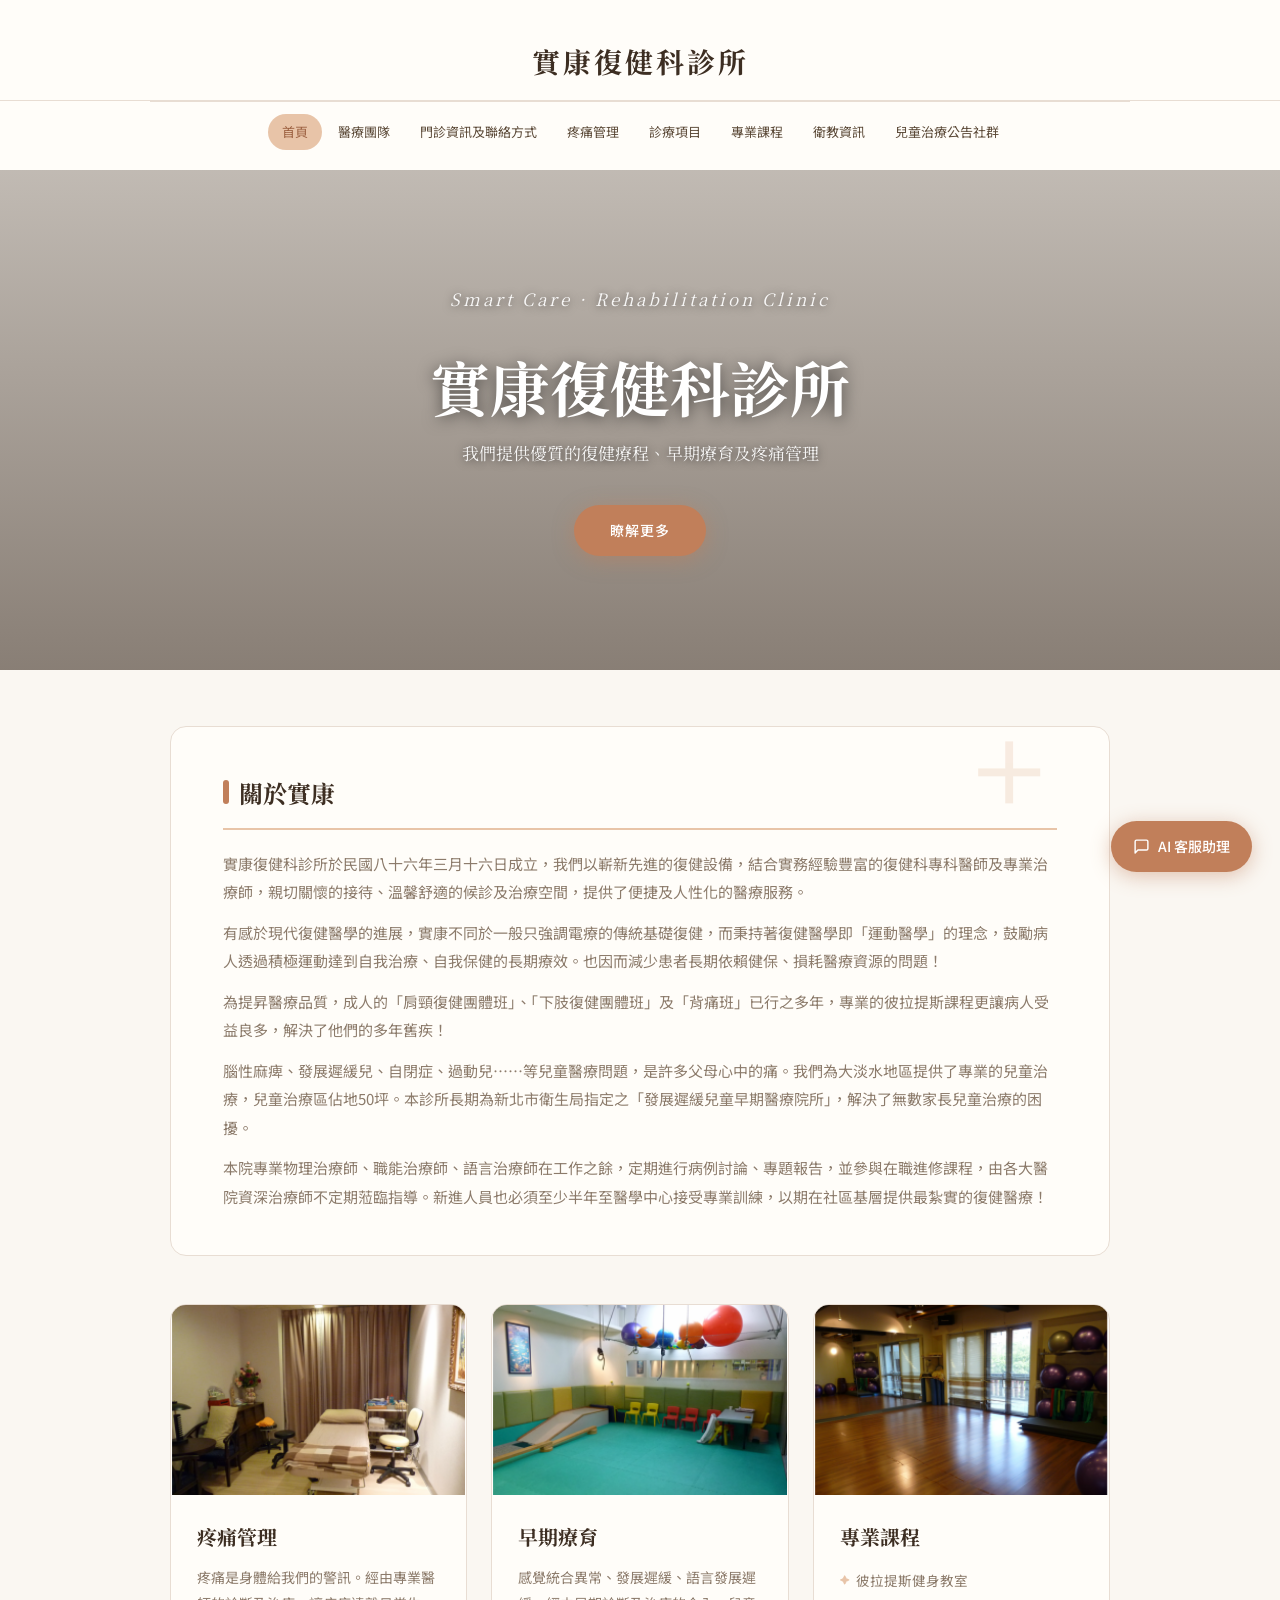
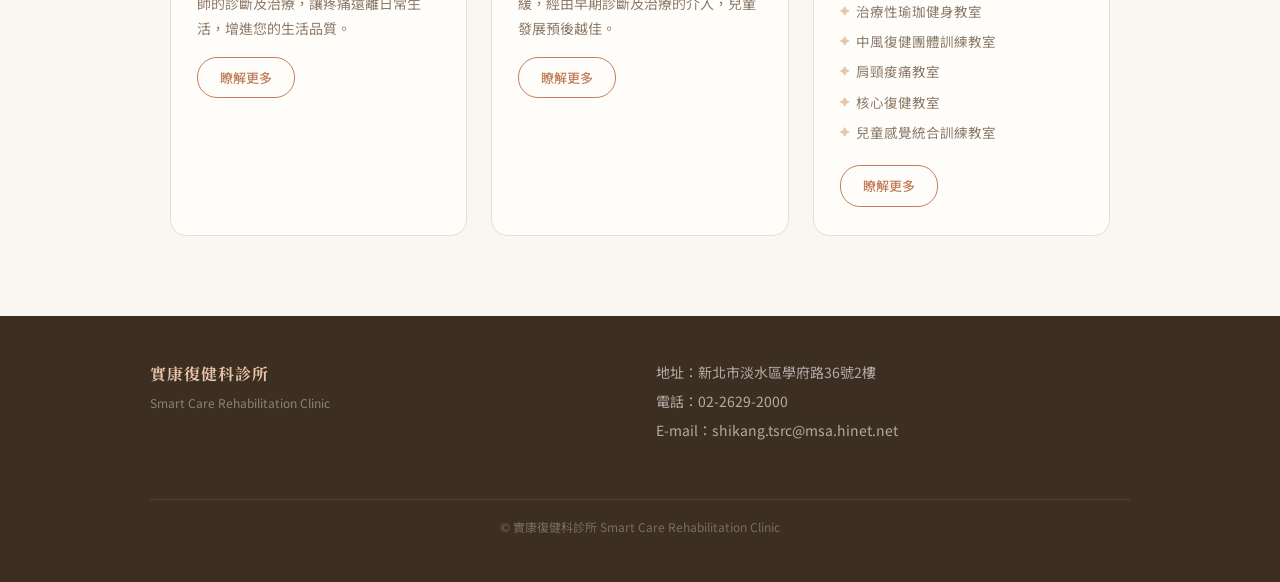
<file: index-warm.html>
<!DOCTYPE html>
<html lang="zh-TW">
<head>
  <meta charset="UTF-8">
  <meta name="viewport" content="width=device-width, initial-scale=1.0">
  <title>實康復健科診所 - 淡水實康復健科診所</title>
  <meta name="description" content="淡水實康復健科診所，提供優質復健療程、早期療育及疼痛管理，結合專業醫師與治療師，給您便捷人性化的醫療服務。">
  <link rel="preconnect" href="https://fonts.googleapis.com">
  <link rel="preconnect" href="https://fonts.gstatic.com" crossorigin>
  <link href="https://fonts.googleapis.com/css2?family=Noto+Serif+TC:wght@400;500;700&family=Noto+Sans+TC:wght@400;500&family=Lora:ital,wght@0,400;0,600;1,400&display=swap" rel="stylesheet">
  <style>
    *, *::before, *::after { box-sizing: border-box; margin: 0; padding: 0; }

    :root {
      --cream:     #faf7f2;
      --warm-white:#fffdf9;
      --primary:   #c17f5a;
      --primary-dk:#9d6242;
      --primary-lt:#e8c4a8;
      --accent:    #7a9e87;
      --accent-lt: #b5d1bc;
      --text-dark: #3d2e22;
      --text-mid:  #5c4a38;
      --text-muted:#8c7b6b;
      --border:    #e8ddd3;
      --max-w:     980px;
    }

    html { scroll-behavior: smooth; }
    body {
      font-family: 'Noto Sans TC', sans-serif;
      font-size: 15px;
      color: var(--text-muted);
      background: var(--cream);
      line-height: 1.8;
    }
    a { color: var(--primary); text-decoration: none; }
    a:hover { color: var(--primary-dk); }

    /* ── Header ── */
    #header {
      background: var(--warm-white);
      text-align: center;
      padding: 36px 20px 14px;
      border-bottom: 1px solid var(--border);
    }
    #site-title {
      font-family: 'Noto Serif TC', serif;
      font-size: 28px;
      font-weight: 700;
      color: var(--text-dark);
      letter-spacing: 3px;
    }
    #site-title a { color: inherit; }
    #site-title a:hover { color: var(--primary); }

    /* ── Navigation ── */
    #navigation {
      background: var(--warm-white);
      text-align: center;
      padding: 0 20px 20px;
      font-family: 'Noto Sans TC', sans-serif;
      font-size: 13px;
    }
    #navigation ul {
      display: flex;
      flex-wrap: wrap;
      justify-content: center;
      list-style: none;
      max-width: var(--max-w);
      margin: 0 auto;
      gap: 2px;
      padding-top: 12px;
      border-top: 1px solid var(--border);
    }
    #navigation li a {
      display: block;
      padding: 6px 14px;
      color: var(--text-mid);
      border-radius: 20px;
      transition: background 0.2s, color 0.2s;
    }
    #navigation li a:hover,
    #navigation li.active a {
      background: var(--primary-lt);
      color: var(--primary-dk);
    }

    /* ── Slideshow Hero ── */
    .hero {
      position: relative;
      height: 500px;
      overflow: hidden;
    }
    .slideshow { position: absolute; inset: 0; }
    .slide {
      position: absolute; inset: 0;
      background-size: cover;
      background-position: center;
      opacity: 0;
      animation: slideFade 65s linear infinite;
    }
    .slide:nth-child(1) { animation-delay: 0s; }
    .slide:nth-child(2) { animation-delay: 5s; }
    .slide:nth-child(3) { animation-delay: 10s; }
    .slide:nth-child(4) { animation-delay: 15s; }
    .slide:nth-child(5) { animation-delay: 20s; }
    .slide:nth-child(6) { animation-delay: 25s; }
    .slide:nth-child(7) { animation-delay: 30s; }
    .slide:nth-child(8) { animation-delay: 35s; }
    .slide:nth-child(9) { animation-delay: 40s; }
    .slide:nth-child(10) { animation-delay: 45s; }
    .slide:nth-child(11) { animation-delay: 50s; }
    .slide:nth-child(12) { animation-delay: 55s; }
    .slide:nth-child(13) { animation-delay: 60s; }
    @keyframes slideFade {
      0%           { opacity: 0; }
      1.85%   { opacity: 1; }
      5.85%  { opacity: 1; }
      7.69%  { opacity: 0; }
      100%         { opacity: 0; }
    }
    .hero-overlay {
      position: absolute; inset: 0; z-index: 1;
      background: linear-gradient(to bottom,
        rgba(61,46,34,0.3) 0%,
        rgba(61,46,34,0.6) 100%);
    }
    .hero-content {
      position: relative; z-index: 2;
      display: flex; flex-direction: column;
      align-items: center; justify-content: center;
      height: 100%; text-align: center;
      padding: 0 20px;
    }
    .hero-en {
      font-family: 'Lora', serif;
      font-style: italic;
      font-size: 15px;
      color: var(--primary-lt);
      letter-spacing: 3px;
      margin-bottom: 14px;
      text-shadow: 0 1px 6px rgba(0,0,0,0.5);
    }
    .hero h1 {
      font-family: 'Noto Serif TC', serif;
      font-size: clamp(36px, 6vw, 60px);
      font-weight: 700;
      color: #fff;
      text-shadow: 0 2px 16px rgba(0,0,0,0.6);
      line-height: 1.2;
      margin-bottom: 16px;
    }
    .hero p {
      font-family: 'Noto Serif TC', serif;
      font-size: 17px;
      color: rgba(255,255,255,0.92);
      text-shadow: 0 1px 8px rgba(0,0,0,0.6);
      margin-bottom: 36px;
    }
    .btn-hero {
      display: inline-block;
      padding: 13px 36px;
      background: var(--primary);
      color: #fff;
      font-family: 'Noto Sans TC', sans-serif;
      font-size: 14px;
      font-weight: 500;
      border-radius: 30px;
      box-shadow: 0 4px 20px rgba(193,127,90,0.5);
      transition: background 0.2s, transform 0.15s, box-shadow 0.2s;
      letter-spacing: 1px;
    }
    .btn-hero:hover {
      background: var(--primary-dk);
      color: #fff;
      transform: translateY(-2px);
      box-shadow: 0 6px 24px rgba(193,127,90,0.6);
    }

    /* ── Content ── */
    #content-wrapper {
      max-width: var(--max-w);
      margin: 0 auto;
      padding: 56px 20px 80px;
    }

    /* ── Intro ── */
    .intro-section {
      background: var(--warm-white);
      border: 1px solid var(--border);
      border-radius: 16px;
      padding: 44px 52px;
      margin-bottom: 48px;
      position: relative;
      overflow: hidden;
    }
    .intro-section::before {
      content: '＋';
      position: absolute;
      top: -20px; right: 40px;
      font-size: 120px;
      color: var(--primary-lt);
      opacity: 0.3;
      font-family: serif;
      line-height: 1;
    }
    .intro-section h2 {
      font-family: 'Noto Serif TC', serif;
      font-size: 24px;
      font-weight: 700;
      color: var(--text-dark);
      margin-bottom: 20px;
      padding-bottom: 14px;
      border-bottom: 2px solid var(--primary-lt);
      display: flex;
      align-items: center;
      gap: 10px;
    }
    .intro-section h2::before {
      content: '';
      display: inline-block;
      width: 6px; height: 24px;
      background: var(--primary);
      border-radius: 3px;
    }
    .intro-section p {
      color: var(--text-muted);
      margin-bottom: 12px;
      line-height: 1.9;
    }
    .intro-section p:last-child { margin-bottom: 0; }

    /* ── Feature Cards ── */
    .features {
      display: grid;
      grid-template-columns: repeat(auto-fit, minmax(270px, 1fr));
      gap: 24px;
    }
    .feature-card {
      background: var(--warm-white);
      border: 1px solid var(--border);
      border-radius: 16px;
      overflow: hidden;
      transition: box-shadow 0.25s, transform 0.25s;
    }
    .feature-card:hover {
      box-shadow: 0 8px 32px rgba(193,127,90,0.18);
      transform: translateY(-4px);
    }
    .feature-img {
      width: 100%;
      height: 190px;
      object-fit: cover;
      display: block;
    }
    .feature-card-body {
      padding: 24px 26px 28px;
    }
    .feature-card h2 {
      font-family: 'Noto Serif TC', serif;
      font-size: 20px;
      font-weight: 700;
      color: var(--text-dark);
      margin-bottom: 10px;
    }
    .feature-card p {
      color: var(--text-muted);
      font-size: 14px;
      line-height: 1.8;
      margin-bottom: 16px;
    }
    .feature-card ul {
      list-style: none;
      margin-bottom: 18px;
    }
    .feature-card ul li {
      font-size: 13.5px;
      color: var(--text-muted);
      padding: 3px 0 3px 16px;
      position: relative;
    }
    .feature-card ul li::before {
      content: '✦';
      position: absolute;
      left: 0;
      color: var(--primary-lt);
      font-size: 10px;
      top: 6px;
    }
    .btn-outline {
      display: inline-block;
      padding: 8px 22px;
      border: 1.5px solid var(--primary);
      color: var(--primary);
      font-size: 13px;
      border-radius: 20px;
      transition: background 0.2s, color 0.2s;
      font-weight: 500;
    }
    .btn-outline:hover {
      background: var(--primary);
      color: #fff;
    }

    /* ── Chat Bubble ── */
    .chat-bubble {
      position: fixed;
      bottom: 28px; right: 28px;
      z-index: 999;
    }
    .chat-bubble a {
      display: flex;
      align-items: center;
      gap: 8px;
      background: var(--primary);
      color: #fff;
      padding: 13px 22px;
      border-radius: 50px;
      font-size: 14px;
      font-weight: 500;
      box-shadow: 0 4px 20px rgba(193,127,90,0.45);
      transition: background 0.2s, transform 0.15s;
    }
    .chat-bubble a:hover {
      background: var(--primary-dk);
      color: #fff;
      transform: translateY(-2px);
    }
    .chat-bubble svg {
      width: 17px; height: 17px;
      fill: none; stroke: currentColor;
      stroke-width: 2; stroke-linecap: round; stroke-linejoin: round;
    }

    /* ── Footer ── */
    #footer {
      background: var(--text-dark);
      padding: 44px 20px;
      font-size: 14px;
      color: rgba(255,255,255,0.6);
    }
    #footer-content {
      max-width: var(--max-w);
      margin: 0 auto;
      display: flex;
      flex-wrap: wrap;
      gap: 32px;
    }
    .footer-brand { flex: 1; min-width: 220px; }
    .footer-brand h2 {
      font-family: 'Noto Serif TC', serif;
      font-size: 16px;
      font-weight: 700;
      color: var(--primary-lt);
      margin-bottom: 4px;
      letter-spacing: 1px;
    }
    .footer-brand p { font-size: 12px; color: rgba(255,255,255,0.4); }
    .footer-contact { flex: 1; min-width: 200px; }
    .footer-contact p { margin-bottom: 4px; }
    .footer-contact a { color: rgba(255,255,255,0.6); }
    .footer-contact a:hover { color: var(--primary-lt); }
    .footer-bottom {
      width: 100%;
      border-top: 1px solid rgba(255,255,255,0.1);
      margin-top: 20px;
      padding-top: 16px;
      font-size: 12px;
      text-align: center;
      color: rgba(255,255,255,0.3);
    }

    @media (max-width: 768px) {
      .hero { height: 360px; }
      #site-title { font-size: 22px; }
      .intro-section { padding: 28px 24px; }
      .features { grid-template-columns: 1fr; }
      #navigation li a { padding: 5px 10px; font-size: 12px; }
      .chat-bubble { bottom: 18px; right: 14px; }
    }
  </style>
</head>
<body>

<div id="header">
  <div id="site-title"><a href="index.html">實康復健科診所</a></div>
</div>

<nav id="navigation" aria-label="主選單">
  <ul>
    <li class="active"><a href="index.html">首頁</a></li>
    <li><a href="team-member.html">醫療團隊</a></li>
    <li><a href="information.html">門診資訊及聯絡方式</a></li>
    <li><a href="pain-management.html">疼痛管理</a></li>
    <li><a href="treatment.html">診療項目</a></li>
    <li><a href="group-therapy.html">專業課程</a></li>
    <li><a href="health-education.html">衛教資訊</a></li>
    <li><a href="ot.html">兒童治療公告社群</a></li>
  </ul>
</nav>

<section class="hero">
  <div class="slideshow">
      <div class="slide" style="background-image:url('uploads/5/3/6/5/53656235/__3691127.jpg')"></div>
      <div class="slide" style="background-image:url('uploads/5/3/6/5/53656235/__8897400.jpg')"></div>
      <div class="slide" style="background-image:url('uploads/5/3/6/5/53656235/__2166273.jpg')"></div>
      <div class="slide" style="background-image:url('uploads/5/3/6/5/53656235/__2269723.jpg')"></div>
      <div class="slide" style="background-image:url('uploads/5/3/6/5/53656235/__3637067.jpg')"></div>
      <div class="slide" style="background-image:url('uploads/5/3/6/5/53656235/__6257638.jpg')"></div>
      <div class="slide" style="background-image:url('uploads/5/3/6/5/53656235/__458000.jpg')"></div>
      <div class="slide" style="background-image:url('uploads/5/3/6/5/53656235/__2266977.jpg')"></div>
      <div class="slide" style="background-image:url('uploads/5/3/6/5/53656235/__9445645.jpg')"></div>
      <div class="slide" style="background-image:url('uploads/5/3/6/5/53656235/__9089690.jpg')"></div>
      <div class="slide" style="background-image:url('uploads/5/3/6/5/53656235/__1961320.jpg')"></div>
      <div class="slide" style="background-image:url('uploads/5/3/6/5/53656235/__4717801.jpg')"></div>
      <div class="slide" style="background-image:url('uploads/5/3/6/5/53656235/__8496639.jpg')"></div>
  </div>
  <div class="hero-overlay"></div>
  <div class="hero-content">
    <p class="hero-en">Smart Care · Rehabilitation Clinic</p>
    <h1>實康復健科診所</h1>
    <p>我們提供優質的復健療程、早期療育及疼痛管理</p>
    <a href="information.html" class="btn-hero">瞭解更多</a>
  </div>
</section>

<div id="content-wrapper">
  <section class="intro-section">
    <h2>關於實康</h2>
    <p>實康復健科診所於民國八十六年三月十六日成立，我們以嶄新先進的復健設備，結合實務經驗豐富的復健科專科醫師及專業治療師，親切關懷的接待、溫馨舒適的候診及治療空間，提供了便捷及人性化的醫療服務。</p>
    <p>有感於現代復健醫學的進展，實康不同於一般只強調電療的傳統基礎復健，而秉持著復健醫學即「運動醫學」的理念，鼓勵病人透過積極運動達到自我治療、自我保健的長期療效。也因而減少患者長期依賴健保、損耗醫療資源的問題！</p>
    <p>為提昇醫療品質，成人的「肩頸復健團體班」、「下肢復健團體班」及「背痛班」已行之多年，專業的彼拉提斯課程更讓病人受益良多，解決了他們的多年舊疾！</p>
    <p>腦性麻痺、發展遲緩兒、自閉症、過動兒……等兒童醫療問題，是許多父母心中的痛。我們為大淡水地區提供了專業的兒童治療，兒童治療區佔地50坪。本診所長期為新北市衛生局指定之「發展遲緩兒童早期醫療院所」，解決了無數家長兒童治療的困擾。</p>
    <p>本院專業物理治療師、職能治療師、語言治療師在工作之餘，定期進行病例討論、專題報告，並參與在職進修課程，由各大醫院資深治療師不定期蒞臨指導。新進人員也必須至少半年至醫學中心接受專業訓練，以期在社區基層提供最紮實的復健醫療！</p>
  </section>

  <div class="features">
    <article class="feature-card">
      <img src="uploads/5/3/6/5/53656235/1433264243.png" alt="實康復健治療室" class="feature-img">
      <div class="feature-card-body">
        <h2>疼痛管理</h2>
        <p>疼痛是身體給我們的警訊。經由專業醫師的診斷及治療，讓疼痛遠離日常生活，增進您的生活品質。</p>
        <a href="pain-management.html" class="btn-outline">瞭解更多</a>
      </div>
    </article>
    <article class="feature-card">
      <img src="uploads/5/3/6/5/53656235/1433301236.png" alt="實康兒童治療區" class="feature-img">
      <div class="feature-card-body">
        <h2>早期療育</h2>
        <p>感覺統合異常、發展遲緩、語言發展遲緩，經由早期診斷及治療的介入，兒童發展預後越佳。</p>
        <a href="ot.html" class="btn-outline">瞭解更多</a>
      </div>
    </article>
    <article class="feature-card">
      <img src="uploads/5/3/6/5/53656235/1433264002.png" alt="實康彼拉提斯教室" class="feature-img">
      <div class="feature-card-body">
        <h2>專業課程</h2>
        <ul>
          <li>彼拉提斯健身教室</li>
          <li>治療性瑜珈健身教室</li>
          <li>中風復健團體訓練教室</li>
          <li>肩頸痠痛教室</li>
          <li>核心復健教室</li>
          <li>兒童感覺統合訓練教室</li>
        </ul>
        <a href="group-therapy.html" class="btn-outline">瞭解更多</a>
      </div>
    </article>
  </div>
</div>

<div class="chat-bubble">
  <a href="https://smartcare-chatbot.vercel.app/chat.html" target="_blank" rel="noopener" aria-label="AI客服">
    <svg viewBox="0 0 24 24" aria-hidden="true"><path d="M21 15a2 2 0 0 1-2 2H7l-4 4V5a2 2 0 0 1 2-2h14a2 2 0 0 1 2 2z"/></svg>
    AI 客服助理
  </a>
</div>

<footer id="footer">
  <div id="footer-content">
    <div class="footer-brand">
      <h2>實康復健科診所</h2>
      <p>Smart Care Rehabilitation Clinic</p>
    </div>
    <div class="footer-contact">
      <p>地址：新北市淡水區學府路36號2樓</p>
      <p>電話：<a href="tel:0226292000">02-2629-2000</a></p>
      <p>E-mail：<a href="mailto:shikang.tsrc@msa.hinet.net">shikang.tsrc@msa.hinet.net</a></p>
    </div>
    <div class="footer-bottom">© 實康復健科診所 Smart Care Rehabilitation Clinic</div>
  </div>
</footer>

</body>
</html>
</file>
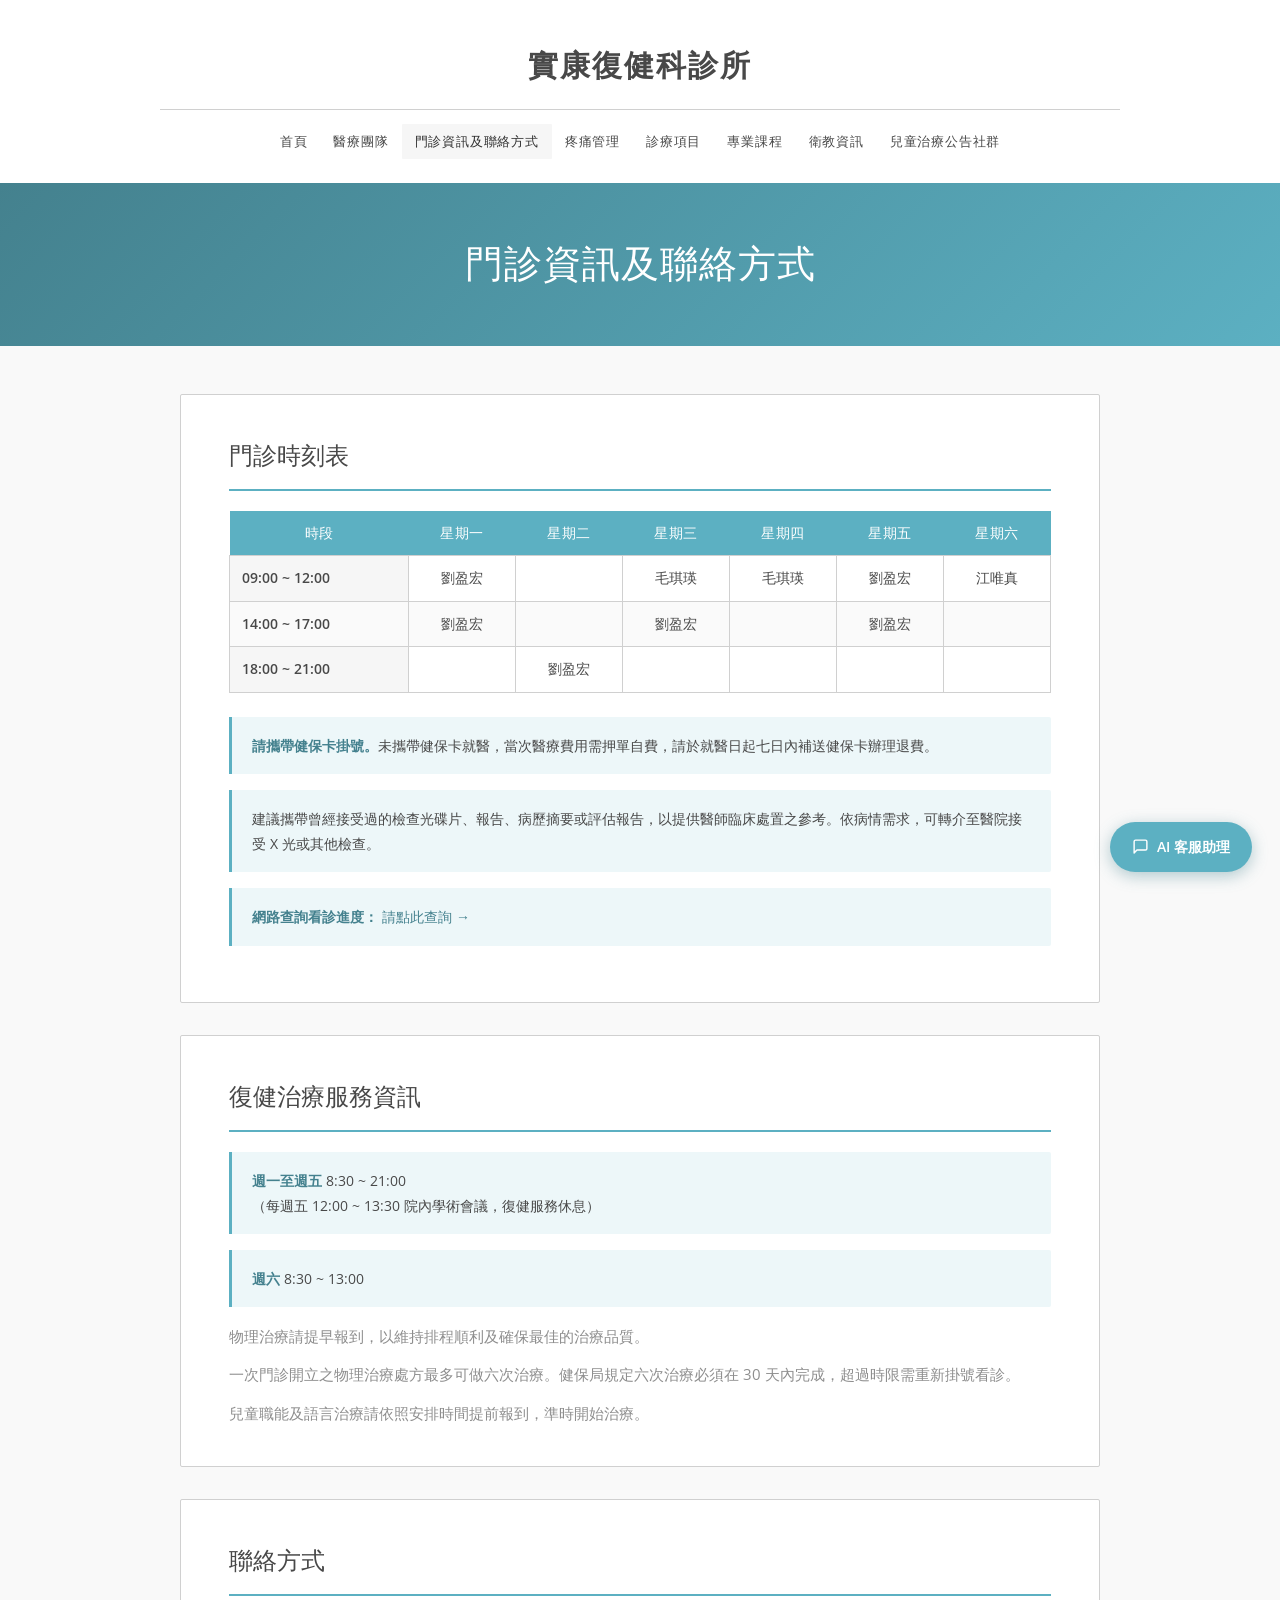
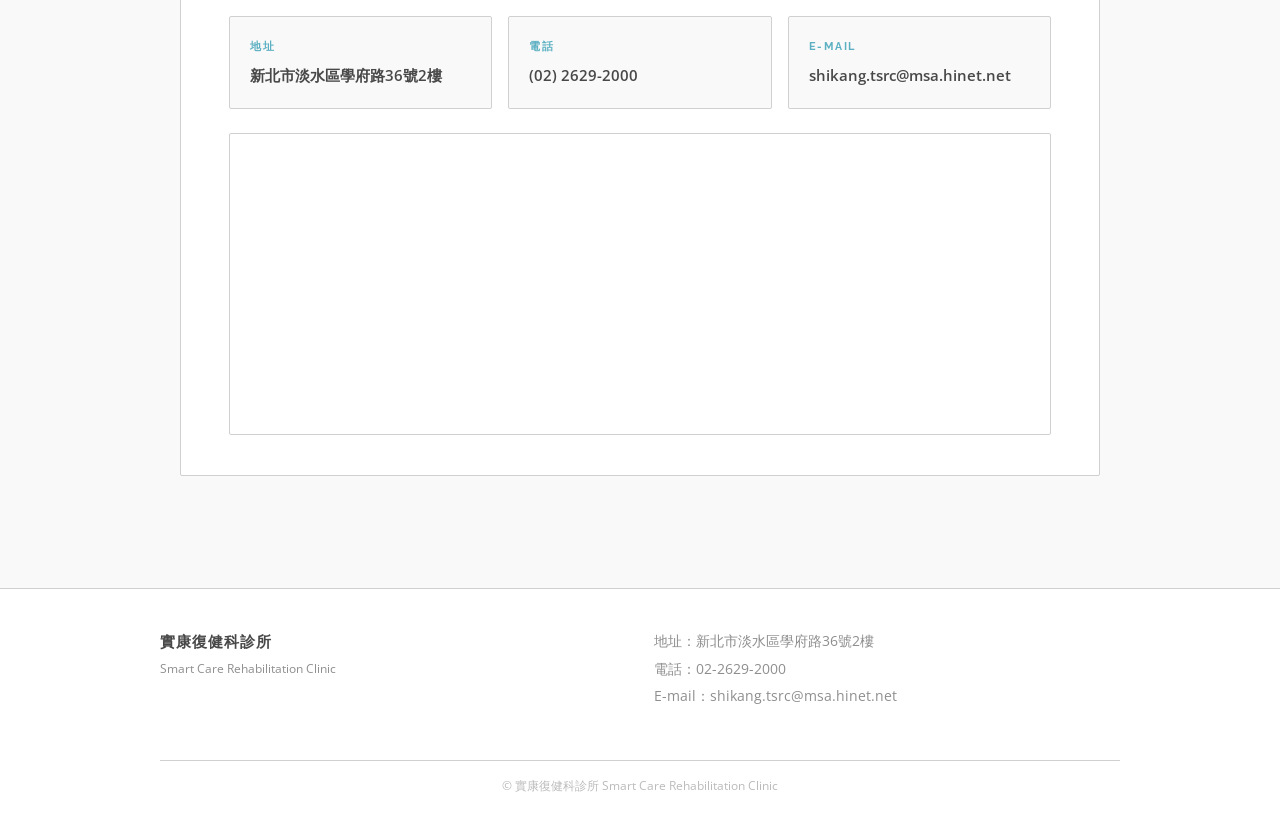
<file: information old.html>
<!DOCTYPE html>
<html lang="zh-TW">
<head>
  <meta charset="UTF-8">
  <meta name="viewport" content="width=device-width, initial-scale=1.0">
  <title>門診資訊及聯絡方式 - 實康復健科診所</title>
  <meta name="description" content="">
  <link rel="preconnect" href="https://fonts.googleapis.com"><link rel="preconnect" href="https://fonts.gstatic.com" crossorigin><link href="https://fonts.googleapis.com/css2?family=Alice&family=Open+Sans:wght@400;600&family=Raleway:wght@400;500;700&display=swap" rel="stylesheet">
  <link rel="stylesheet" href="style.css">
</head>
<body>
<div id="header">
  <div id="site-title"><a href="index.html">實康復健科診所</a></div>
</div>
<nav id="navigation" aria-label="主選單">
  <ul>
    <li><a href="index.html">首頁</a></li>
    <li><a href="team-member.html">醫療團隊</a></li>
    <li class="active"><a href="information.html">門診資訊及聯絡方式</a></li>
    <li><a href="pain-management.html">疼痛管理</a></li>
    <li><a href="treatment.html">診療項目</a></li>
    <li><a href="group-therapy.html">專業課程</a></li>
    <li><a href="health-education.html">衛教資訊</a></li>
    <li><a href="ot.html">兒童治療公告社群</a></li>
  </ul>
</nav>
<section class="page-hero">
  <h1>門診資訊及聯絡方式</h1>
  
</section>
<div id="content-wrapper">

<div class="content-card">
  <h2>門診時刻表</h2>
  <div class="schedule-table-wrap">
    <table class="schedule-table">
      <thead>
        <tr>
          <th>時段</th>
          <th>星期一</th><th>星期二</th><th>星期三</th>
          <th>星期四</th><th>星期五</th><th>星期六</th>
        </tr>
      </thead>
      <tbody>
        <tr>
          <td>09:00 ~ 12:00</td>
          <td>劉盈宏</td><td></td><td>毛琪瑛</td>
          <td>毛琪瑛</td><td>劉盈宏</td><td>江唯真</td>
        </tr>
        <tr>
          <td>14:00 ~ 17:00</td>
          <td>劉盈宏</td><td></td><td>劉盈宏</td>
          <td></td><td>劉盈宏</td><td></td>
        </tr>
        <tr>
          <td>18:00 ~ 21:00</td>
          <td></td><td>劉盈宏</td><td></td>
          <td></td><td></td><td></td>
        </tr>
      </tbody>
    </table>
  </div>
  <div class="info-box">
    <strong>請攜帶健保卡掛號。</strong>未攜帶健保卡就醫，當次醫療費用需押單自費，請於就醫日起七日內補送健保卡辦理退費。
  </div>
  <div class="info-box">
    建議攜帶曾經接受過的檢查光碟片、報告、病歷摘要或評估報告，以提供醫師臨床處置之參考。依病情需求，可轉介至醫院接受 X 光或其他檢查。
  </div>
  <div class="info-box">
    <strong>網路查詢看診進度：</strong>
    <a href="https://www.mainpi.com/query?i=3700" target="_blank" rel="noopener">請點此查詢 →</a>
  </div>
</div>

<div class="content-card">
  <h2>復健治療服務資訊</h2>
  <div class="info-box">
    <strong>週一至週五</strong> 8:30 ~ 21:00<br>
    （每週五 12:00 ~ 13:30 院內學術會議，復健服務休息）
  </div>
  <div class="info-box">
    <strong>週六</strong> 8:30 ~ 13:00
  </div>
  <p>物理治療請提早報到，以維持排程順利及確保最佳的治療品質。</p>
  <p>一次門診開立之物理治療處方最多可做六次治療。健保局規定六次治療必須在 30 天內完成，超過時限需重新掛號看診。</p>
  <p>兒童職能及語言治療請依照安排時間提前報到，準時開始治療。</p>
</div>

<div class="content-card">
  <h2>聯絡方式</h2>
  <div class="contact-grid">
    <div class="contact-item">
      <div class="label">地址</div>
      <div class="value">新北市淡水區學府路36號2樓</div>
    </div>
    <div class="contact-item">
      <div class="label">電話</div>
      <div class="value"><a href="tel:0226292000">(02) 2629-2000</a></div>
    </div>
    <div class="contact-item">
      <div class="label">E-mail</div>
      <div class="value"><a href="mailto:shikang.tsrc@msa.hinet.net">shikang.tsrc@msa.hinet.net</a></div>
    </div>
  </div>
  <div style="margin-top:24px;border-radius:2px;overflow:hidden;border:1px solid var(--border)">
    <iframe
      src="https://maps.google.com/maps?q=新北市淡水區學府路36號&t=&z=17&ie=UTF8&iwloc=&output=embed"
      width="100%" height="300" style="border:0;display:block"
      allowfullscreen="" loading="lazy"
      referrerpolicy="no-referrer-when-downgrade"
      title="實康復健科診所地圖">
    </iframe>
  </div>
</div>
</div>
<div class="chat-bubble">
  <a href="https://smartcare-chatbot.vercel.app/chat.html" target="_blank" rel="noopener" aria-label="AI客服">
    <svg viewBox="0 0 24 24" aria-hidden="true"><path d="M21 15a2 2 0 0 1-2 2H7l-4 4V5a2 2 0 0 1 2-2h14a2 2 0 0 1 2 2z"/></svg>
    AI 客服助理
  </a>
</div>
<footer id="footer">
  <div id="footer-content">
    <div class="footer-brand">
      <h2>實康復健科診所</h2>
      <p>Smart Care Rehabilitation Clinic</p>
    </div>
    <div class="footer-contact">
      <p>地址：新北市淡水區學府路36號2樓</p>
      <p>電話：<a href="tel:0226292000">02-2629-2000</a></p>
      <p>E-mail：<a href="mailto:shikang.tsrc@msa.hinet.net">shikang.tsrc@msa.hinet.net</a></p>
    </div>
    <div class="footer-bottom">© 實康復健科診所 Smart Care Rehabilitation Clinic</div>
  </div>
</footer>
</body>
</html>
</file>
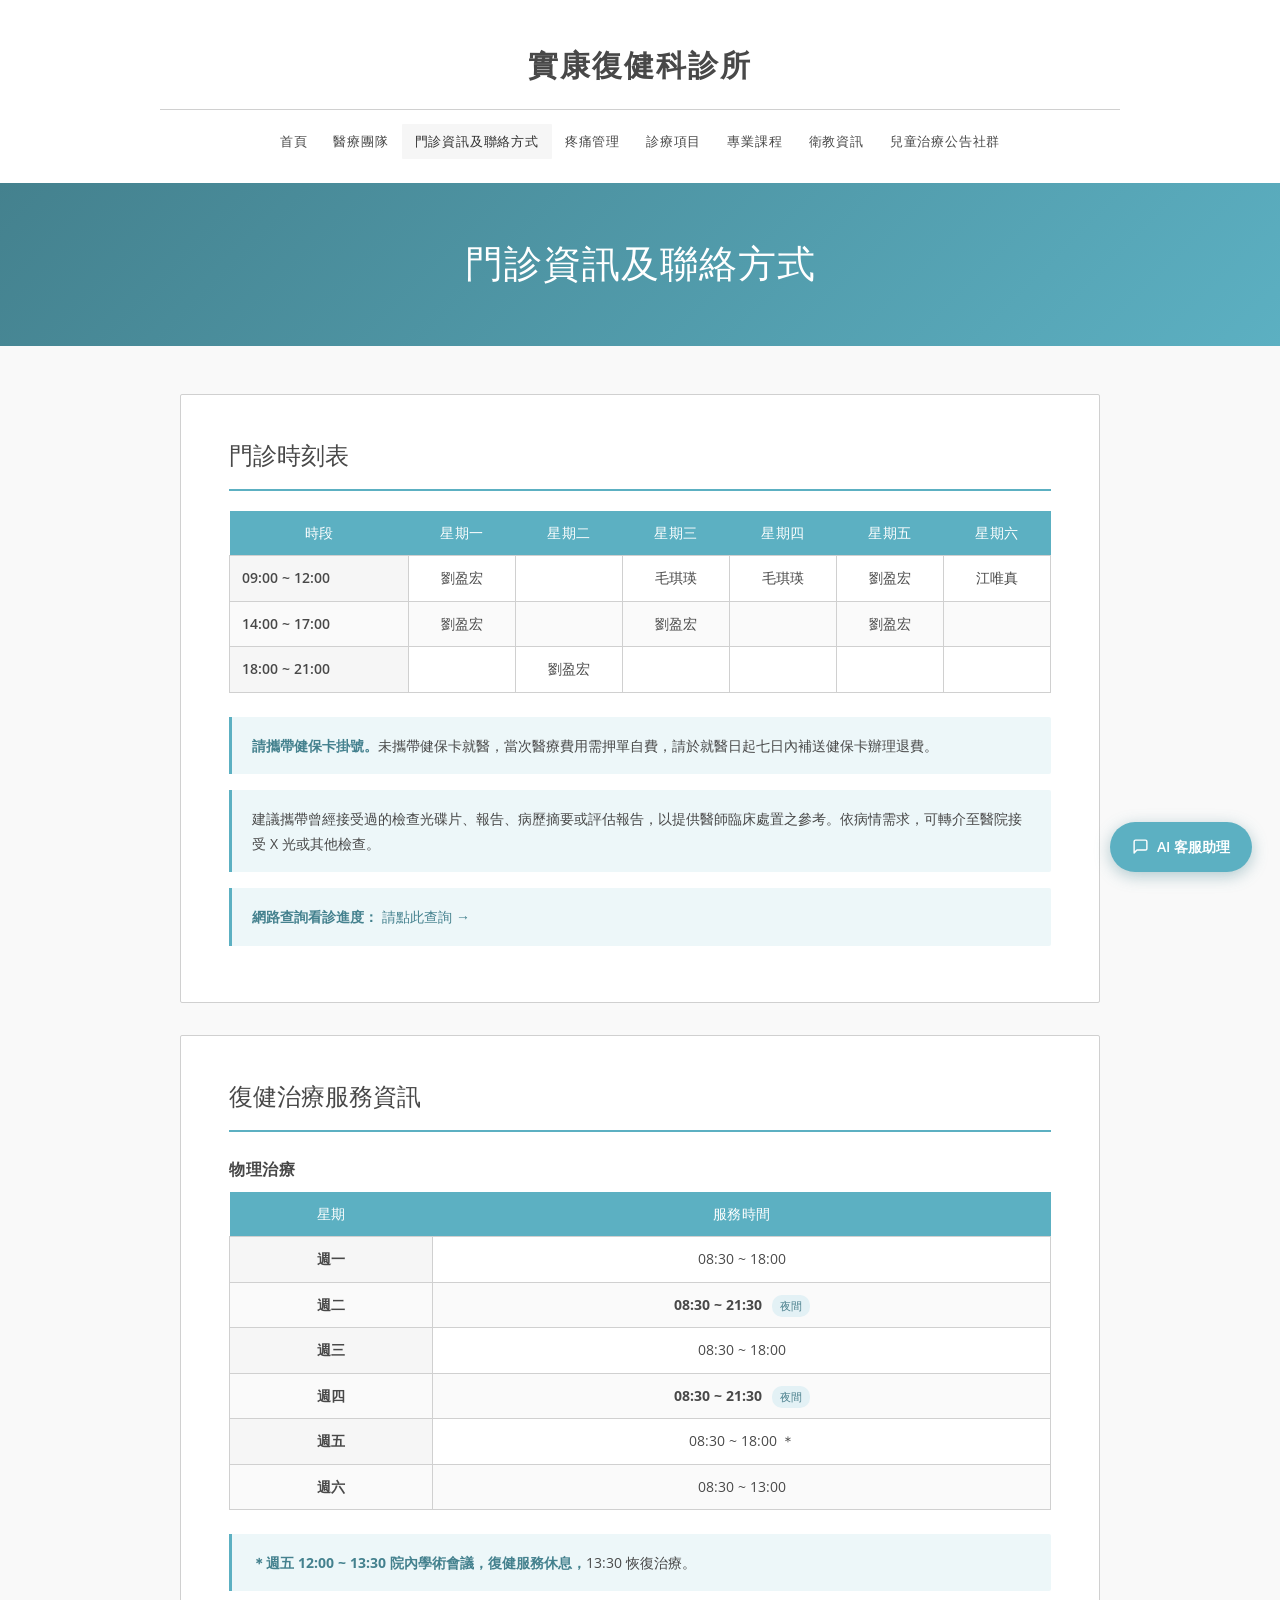
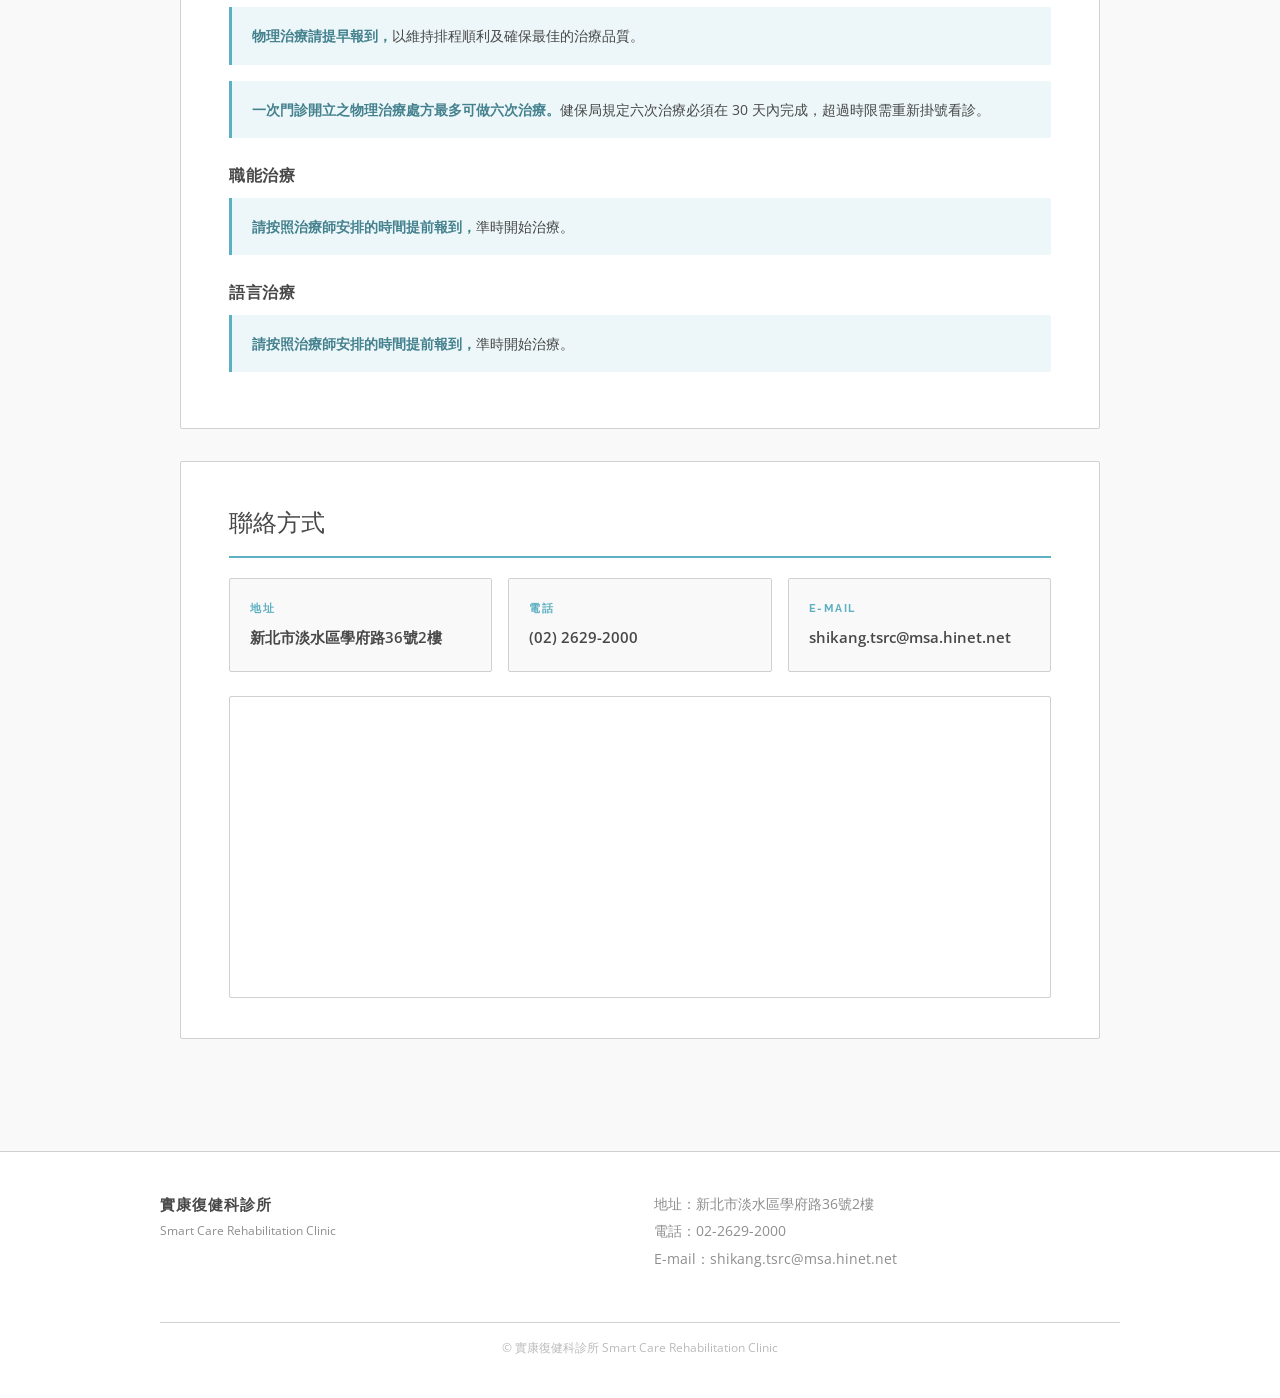
<file: information.html>
<!DOCTYPE html>
<html lang="zh-TW">
<head>
  <meta charset="UTF-8">
  <meta name="viewport" content="width=device-width, initial-scale=1.0">
  <title>門診資訊及聯絡方式 - 實康復健科診所</title>
  <meta name="description" content="">
  <link rel="preconnect" href="https://fonts.googleapis.com"><link rel="preconnect" href="https://fonts.gstatic.com" crossorigin><link href="https://fonts.googleapis.com/css2?family=Alice&family=Open+Sans:wght@400;600&family=Raleway:wght@400;500;700&display=swap" rel="stylesheet">
  <link rel="stylesheet" href="style.css">
  <style>.pt-hours th:first-child,.pt-hours td:first-child{text-align:center}.night-tag{display:inline-block;margin-left:6px;padding:1px 8px;font-size:.8em;border-radius:10px;background:#e3f1f5;color:#4a7f8c;vertical-align:middle}</style>
</head>
<body>
<div id="header">
  <div id="site-title"><a href="index.html">實康復健科診所</a></div>
</div>
<nav id="navigation" aria-label="主選單">
  <ul>
    <li><a href="index.html">首頁</a></li>
    <li><a href="team-member.html">醫療團隊</a></li>
    <li class="active"><a href="information.html">門診資訊及聯絡方式</a></li>
    <li><a href="pain-management.html">疼痛管理</a></li>
    <li><a href="treatment.html">診療項目</a></li>
    <li><a href="group-therapy.html">專業課程</a></li>
    <li><a href="health-education.html">衛教資訊</a></li>
    <li><a href="ot.html">兒童治療公告社群</a></li>
  </ul>
</nav>
<section class="page-hero">
  <h1>門診資訊及聯絡方式</h1>
  
</section>
<div id="content-wrapper">

<div class="content-card">
  <h2>門診時刻表</h2>
  <div class="schedule-table-wrap">
    <table class="schedule-table">
      <thead>
        <tr>
          <th>時段</th>
          <th>星期一</th><th>星期二</th><th>星期三</th>
          <th>星期四</th><th>星期五</th><th>星期六</th>
        </tr>
      </thead>
      <tbody>
        <tr>
          <td>09:00 ~ 12:00</td>
          <td>劉盈宏</td><td></td><td>毛琪瑛</td>
          <td>毛琪瑛</td><td>劉盈宏</td><td>江唯真</td>
        </tr>
        <tr>
          <td>14:00 ~ 17:00</td>
          <td>劉盈宏</td><td></td><td>劉盈宏</td>
          <td></td><td>劉盈宏</td><td></td>
        </tr>
        <tr>
          <td>18:00 ~ 21:00</td>
          <td></td><td>劉盈宏</td><td></td>
          <td></td><td></td><td></td>
        </tr>
      </tbody>
    </table>
  </div>
  <div class="info-box">
    <strong>請攜帶健保卡掛號。</strong>未攜帶健保卡就醫，當次醫療費用需押單自費，請於就醫日起七日內補送健保卡辦理退費。
  </div>
  <div class="info-box">
    建議攜帶曾經接受過的檢查光碟片、報告、病歷摘要或評估報告，以提供醫師臨床處置之參考。依病情需求，可轉介至醫院接受 X 光或其他檢查。
  </div>
  <div class="info-box">
    <strong>網路查詢看診進度：</strong>
    <a href="https://www.mainpi.com/query?i=3700" target="_blank" rel="noopener">請點此查詢 →</a>
  </div>
</div>

<div class="content-card">
  <h2>復健治療服務資訊</h2>

  <h3>物理治療</h3>
  <div class="schedule-table-wrap">
    <table class="schedule-table pt-hours">
      <thead>
        <tr><th>星期</th><th>服務時間</th></tr>
      </thead>
      <tbody>
        <tr><td>週一</td><td>08:30 ~ 18:00</td></tr>
        <tr><td>週二</td><td><strong>08:30 ~ 21:30</strong> <span class="night-tag">夜間</span></td></tr>
        <tr><td>週三</td><td>08:30 ~ 18:00</td></tr>
        <tr><td>週四</td><td><strong>08:30 ~ 21:30</strong> <span class="night-tag">夜間</span></td></tr>
        <tr><td>週五</td><td>08:30 ~ 18:00 ＊</td></tr>
        <tr><td>週六</td><td>08:30 ~ 13:00</td></tr>
      </tbody>
    </table>
  </div>
  <div class="info-box">
    <strong>＊週五 12:00 ~ 13:30 院內學術會議，復健服務休息，</strong>13:30 恢復治療。
  </div>
  <div class="info-box">
    <strong>物理治療請提早報到，</strong>以維持排程順利及確保最佳的治療品質。
  </div>
  <div class="info-box">
    <strong>一次門診開立之物理治療處方最多可做六次治療。</strong>健保局規定六次治療必須在 30 天內完成，超過時限需重新掛號看診。
  </div>

  <h3>職能治療</h3>
  <div class="info-box">
    <strong>請按照治療師安排的時間提前報到，</strong>準時開始治療。
  </div>

  <h3>語言治療</h3>
  <div class="info-box">
    <strong>請按照治療師安排的時間提前報到，</strong>準時開始治療。
  </div>
</div>

<div class="content-card">
  <h2>聯絡方式</h2>
  <div class="contact-grid">
    <div class="contact-item">
      <div class="label">地址</div>
      <div class="value">新北市淡水區學府路36號2樓</div>
    </div>
    <div class="contact-item">
      <div class="label">電話</div>
      <div class="value"><a href="tel:0226292000">(02) 2629-2000</a></div>
    </div>
    <div class="contact-item">
      <div class="label">E-mail</div>
      <div class="value"><a href="mailto:shikang.tsrc@msa.hinet.net">shikang.tsrc@msa.hinet.net</a></div>
    </div>
  </div>
  <div style="margin-top:24px;border-radius:2px;overflow:hidden;border:1px solid var(--border)">
    <iframe
      src="https://maps.google.com/maps?q=新北市淡水區學府路36號&t=&z=17&ie=UTF8&iwloc=&output=embed"
      width="100%" height="300" style="border:0;display:block"
      allowfullscreen="" loading="lazy"
      referrerpolicy="no-referrer-when-downgrade"
      title="實康復健科診所地圖">
    </iframe>
  </div>
</div>
</div>
<div class="chat-bubble">
  <a href="https://smartcare-chatbot.vercel.app/chat.html" target="_blank" rel="noopener" aria-label="AI客服">
    <svg viewBox="0 0 24 24" aria-hidden="true"><path d="M21 15a2 2 0 0 1-2 2H7l-4 4V5a2 2 0 0 1 2-2h14a2 2 0 0 1 2 2z"/></svg>
    AI 客服助理
  </a>
</div>
<footer id="footer">
  <div id="footer-content">
    <div class="footer-brand">
      <h2>實康復健科診所</h2>
      <p>Smart Care Rehabilitation Clinic</p>
    </div>
    <div class="footer-contact">
      <p>地址：新北市淡水區學府路36號2樓</p>
      <p>電話：<a href="tel:0226292000">02-2629-2000</a></p>
      <p>E-mail：<a href="mailto:shikang.tsrc@msa.hinet.net">shikang.tsrc@msa.hinet.net</a></p>
    </div>
    <div class="footer-bottom">© 實康復健科診所 Smart Care Rehabilitation Clinic</div>
  </div>
</footer>
</body>
</html>
</file>
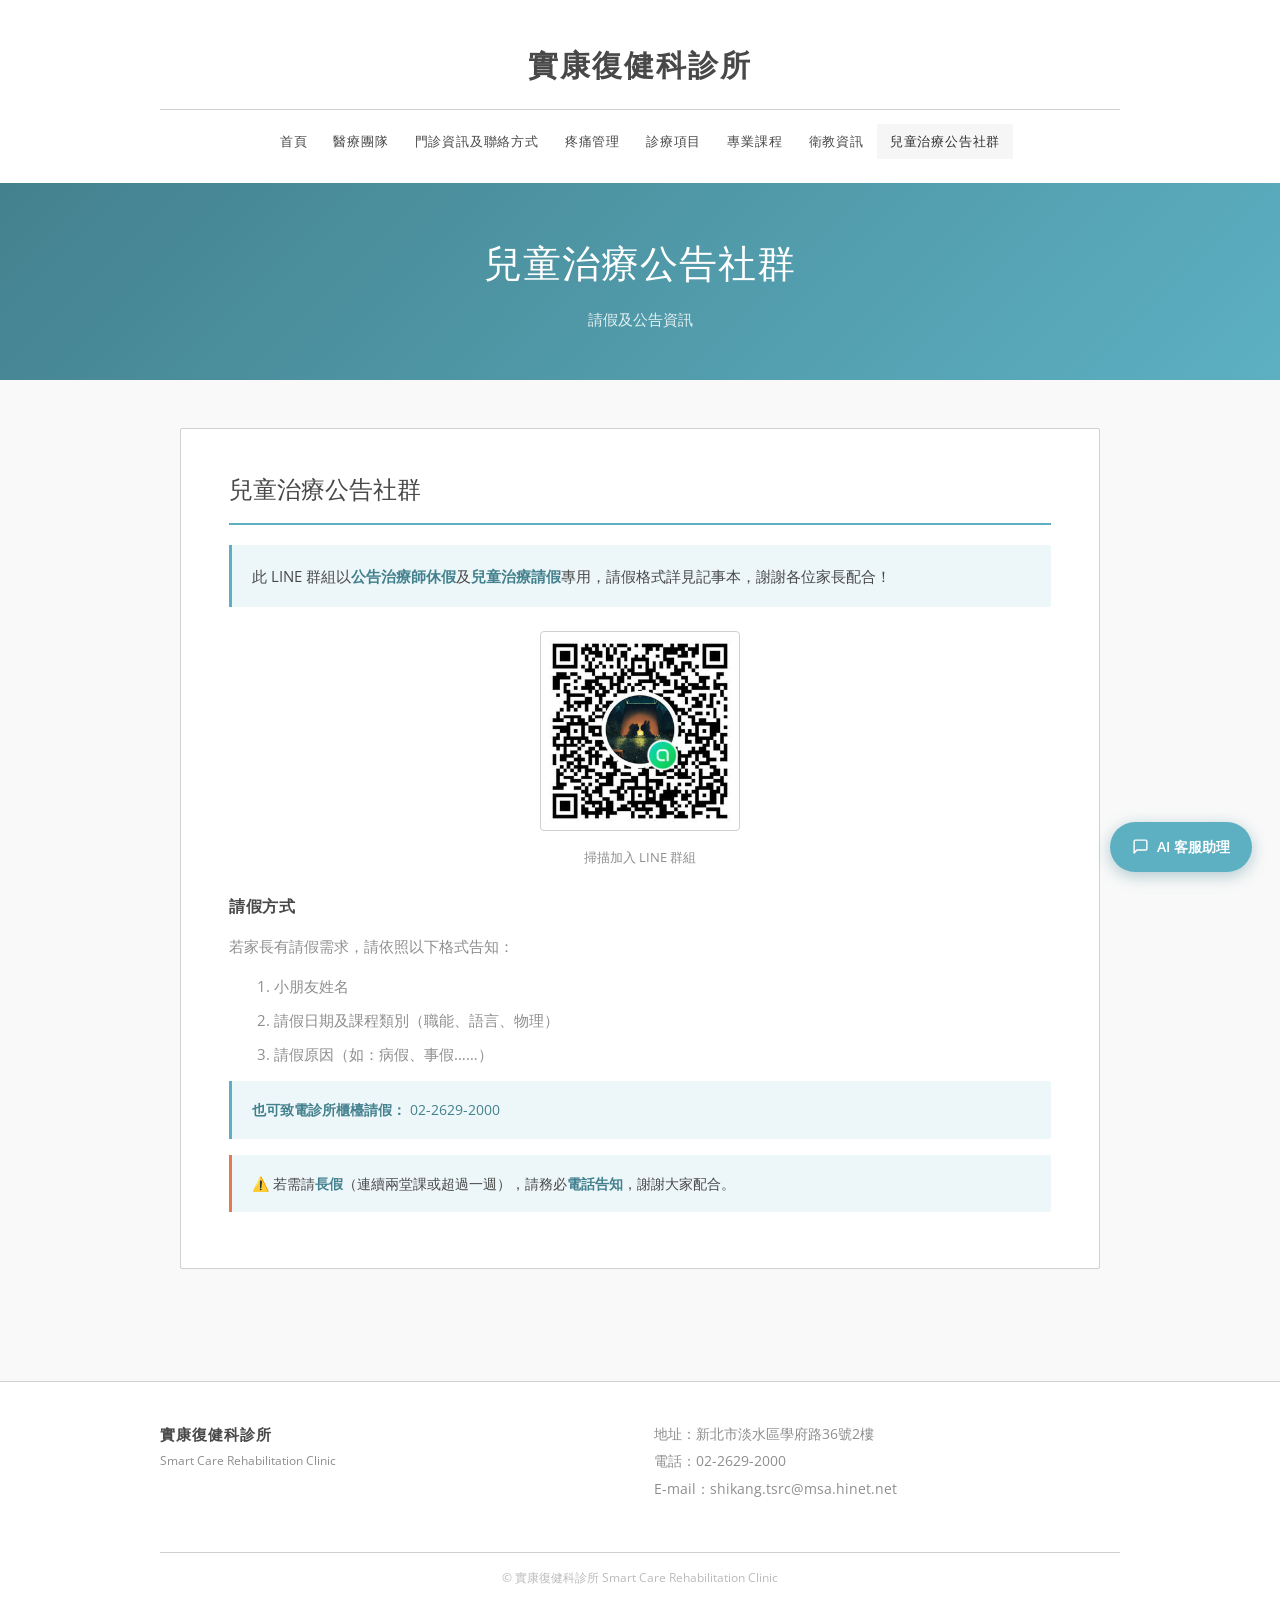
<file: ot.html>
<!DOCTYPE html>
<html lang="zh-TW">
<head>
  <meta charset="UTF-8">
  <meta name="viewport" content="width=device-width, initial-scale=1.0">
  <title>兒童治療公告社群 - 實康復健科診所</title>
  <meta name="description" content="">
  <link rel="preconnect" href="https://fonts.googleapis.com"><link rel="preconnect" href="https://fonts.gstatic.com" crossorigin><link href="https://fonts.googleapis.com/css2?family=Alice&family=Open+Sans:wght@400;600&family=Raleway:wght@400;500;700&display=swap" rel="stylesheet">
  <link rel="stylesheet" href="style.css">
</head>
<body>
<div id="header">
  <div id="site-title"><a href="index.html">實康復健科診所</a></div>
</div>
<nav id="navigation" aria-label="主選單">
  <ul>
    <li><a href="index.html">首頁</a></li>
    <li><a href="team-member.html">醫療團隊</a></li>
    <li><a href="information.html">門診資訊及聯絡方式</a></li>
    <li><a href="pain-management.html">疼痛管理</a></li>
    <li><a href="treatment.html">診療項目</a></li>
    <li><a href="group-therapy.html">專業課程</a></li>
    <li><a href="health-education.html">衛教資訊</a></li>
    <li class="active"><a href="ot.html">兒童治療公告社群</a></li>
  </ul>
</nav>
<section class="page-hero">
  <h1>兒童治療公告社群</h1>
  <p>請假及公告資訊</p>
</section>
<div id="content-wrapper">

<div class="content-card">
  <h2>兒童治療公告社群</h2>
  <div class="info-box" style="font-size:15px;line-height:2">
    此 LINE 群組以<strong>公告治療師休假</strong>及<strong>兒童治療請假</strong>專用，請假格式詳見記事本，謝謝各位家長配合！
  </div>
  <div style="text-align:center;margin:24px 0 8px">
    <img src="uploads/5/3/6/5/53656235/img-0966.jpg" alt="LINE 群組 QR Code" style="max-width:200px;width:100%;border:1px solid var(--border);border-radius:4px;padding:8px;background:#fff;">
    <p style="font-size:13px;color:var(--text-muted);margin-top:8px">掃描加入 LINE 群組</p>
  </div>
  <h3 style="margin:24px 0 12px">請假方式</h3>
  <p>若家長有請假需求，請依照以下格式告知：</p>
  <ol style="margin:12px 0 12px 1.5em;color:var(--text-muted);line-height:2">
    <li>小朋友姓名</li>
    <li>請假日期及課程類別（職能、語言、物理）</li>
    <li>請假原因（如：病假、事假……）</li>
  </ol>
  <div class="info-box">
    <strong>也可致電診所櫃檯請假：</strong>
    <a href="tel:0226292000">02-2629-2000</a>
  </div>
  <div class="info-box" style="border-left-color:#e07b54">
    ⚠️ 若需請<strong>長假</strong>（連續兩堂課或超過一週），請務必<strong>電話告知</strong>，謝謝大家配合。
  </div>
</div>
</div>
<div class="chat-bubble">
  <a href="https://smartcare-chatbot.vercel.app/chat.html" target="_blank" rel="noopener" aria-label="AI客服">
    <svg viewBox="0 0 24 24" aria-hidden="true"><path d="M21 15a2 2 0 0 1-2 2H7l-4 4V5a2 2 0 0 1 2-2h14a2 2 0 0 1 2 2z"/></svg>
    AI 客服助理
  </a>
</div>
<footer id="footer">
  <div id="footer-content">
    <div class="footer-brand">
      <h2>實康復健科診所</h2>
      <p>Smart Care Rehabilitation Clinic</p>
    </div>
    <div class="footer-contact">
      <p>地址：新北市淡水區學府路36號2樓</p>
      <p>電話：<a href="tel:0226292000">02-2629-2000</a></p>
      <p>E-mail：<a href="mailto:shikang.tsrc@msa.hinet.net">shikang.tsrc@msa.hinet.net</a></p>
    </div>
    <div class="footer-bottom">© 實康復健科診所 Smart Care Rehabilitation Clinic</div>
  </div>
</footer>
</body>
</html>
</file>
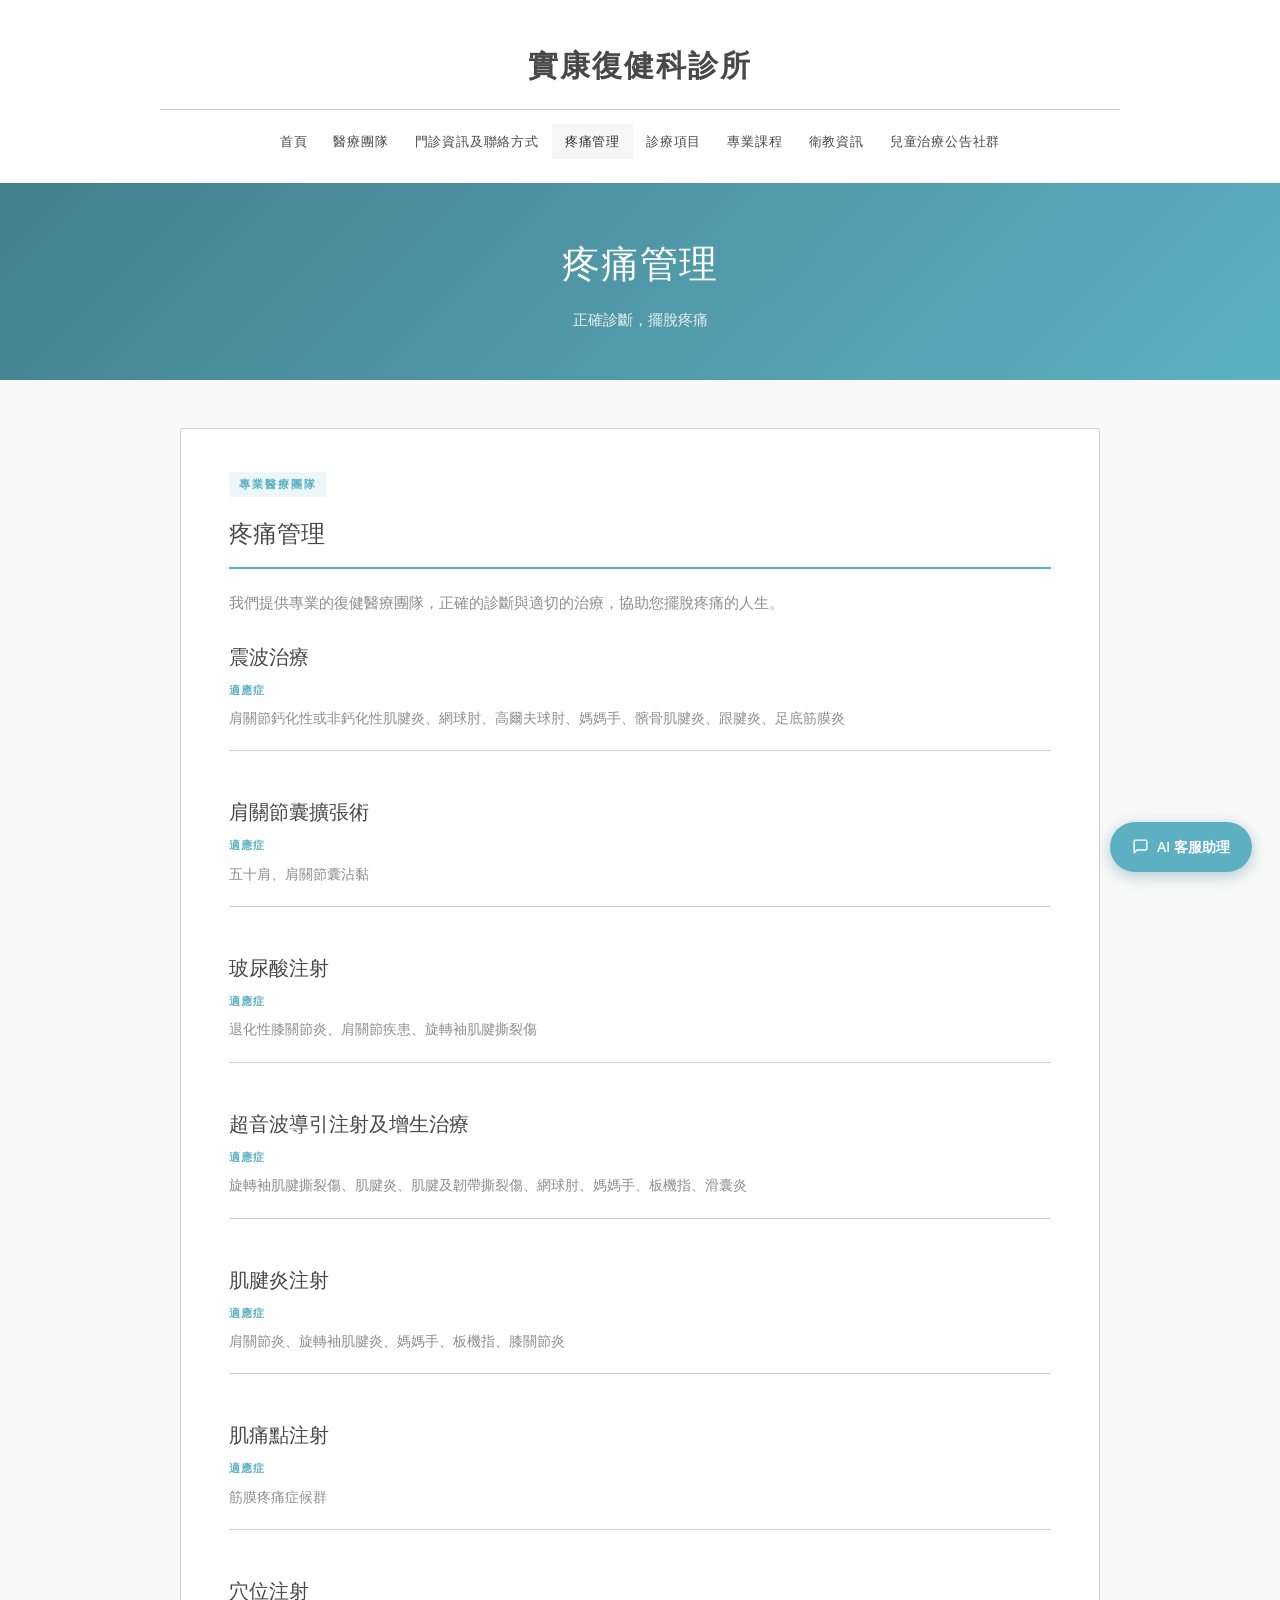
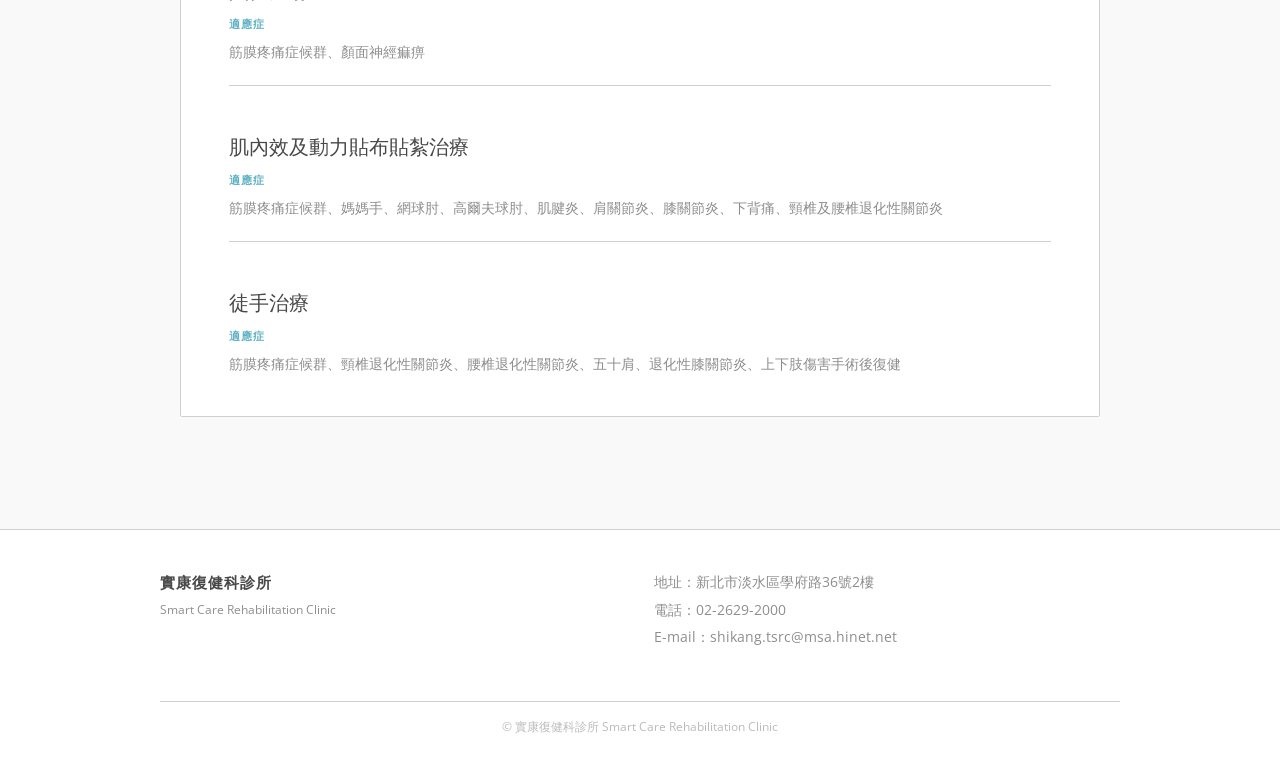
<file: pain-management.html>
<!DOCTYPE html>
<html lang="zh-TW">
<head>
  <meta charset="UTF-8">
  <meta name="viewport" content="width=device-width, initial-scale=1.0">
  <title>疼痛管理 - 實康復健科診所</title>
  <meta name="description" content="">
  <link rel="preconnect" href="https://fonts.googleapis.com"><link rel="preconnect" href="https://fonts.gstatic.com" crossorigin><link href="https://fonts.googleapis.com/css2?family=Alice&family=Open+Sans:wght@400;600&family=Raleway:wght@400;500;700&display=swap" rel="stylesheet">
  <link rel="stylesheet" href="style.css">
</head>
<body>
<div id="header">
  <div id="site-title"><a href="index.html">實康復健科診所</a></div>
</div>
<nav id="navigation" aria-label="主選單">
  <ul>
    <li><a href="index.html">首頁</a></li>
    <li><a href="team-member.html">醫療團隊</a></li>
    <li><a href="information.html">門診資訊及聯絡方式</a></li>
    <li class="active"><a href="pain-management.html">疼痛管理</a></li>
    <li><a href="treatment.html">診療項目</a></li>
    <li><a href="group-therapy.html">專業課程</a></li>
    <li><a href="health-education.html">衛教資訊</a></li>
    <li><a href="ot.html">兒童治療公告社群</a></li>
  </ul>
</nav>
<section class="page-hero">
  <h1>疼痛管理</h1>
  <p>正確診斷，擺脫疼痛</p>
</section>
<div id="content-wrapper">

<div class="content-card">
  <div class="section-label">專業醫療團隊</div>
  <h2>疼痛管理</h2>
  <p>我們提供專業的復健醫療團隊，正確的診斷與適切的治療，協助您擺脫疼痛的人生。</p>
  <div style="margin-top:24px">
    <div class="pain-item">
  <h3>震波治療</h3>
  <div class="indication">適應症</div>
  <p>肩關節鈣化性或非鈣化性肌腱炎、網球肘、高爾夫球肘、媽媽手、髕骨肌腱炎、跟腱炎、足底筋膜炎</p>
</div><div class="pain-item">
  <h3>肩關節囊擴張術</h3>
  <div class="indication">適應症</div>
  <p>五十肩、肩關節囊沾黏</p>
</div><div class="pain-item">
  <h3>玻尿酸注射</h3>
  <div class="indication">適應症</div>
  <p>退化性膝關節炎、肩關節疾患、旋轉袖肌腱撕裂傷</p>
</div><div class="pain-item">
  <h3>超音波導引注射及增生治療</h3>
  <div class="indication">適應症</div>
  <p>旋轉袖肌腱撕裂傷、肌腱炎、肌腱及韌帶撕裂傷、網球肘、媽媽手、板機指、滑囊炎</p>
</div><div class="pain-item">
  <h3>肌腱炎注射</h3>
  <div class="indication">適應症</div>
  <p>肩關節炎、旋轉袖肌腱炎、媽媽手、板機指、膝關節炎</p>
</div><div class="pain-item">
  <h3>肌痛點注射</h3>
  <div class="indication">適應症</div>
  <p>筋膜疼痛症候群</p>
</div><div class="pain-item">
  <h3>穴位注射</h3>
  <div class="indication">適應症</div>
  <p>筋膜疼痛症候群、顏面神經痲痹</p>
</div><div class="pain-item">
  <h3>肌內效及動力貼布貼紮治療</h3>
  <div class="indication">適應症</div>
  <p>筋膜疼痛症候群、媽媽手、網球肘、高爾夫球肘、肌腱炎、肩關節炎、膝關節炎、下背痛、頸椎及腰椎退化性關節炎</p>
</div><div class="pain-item">
  <h3>徒手治療</h3>
  <div class="indication">適應症</div>
  <p>筋膜疼痛症候群、頸椎退化性關節炎、腰椎退化性關節炎、五十肩、退化性膝關節炎、上下肢傷害手術後復健</p>
</div>
  </div>
</div>
</div>
<div class="chat-bubble">
  <a href="https://smartcare-chatbot.vercel.app/chat.html" target="_blank" rel="noopener" aria-label="AI客服">
    <svg viewBox="0 0 24 24" aria-hidden="true"><path d="M21 15a2 2 0 0 1-2 2H7l-4 4V5a2 2 0 0 1 2-2h14a2 2 0 0 1 2 2z"/></svg>
    AI 客服助理
  </a>
</div>
<footer id="footer">
  <div id="footer-content">
    <div class="footer-brand">
      <h2>實康復健科診所</h2>
      <p>Smart Care Rehabilitation Clinic</p>
    </div>
    <div class="footer-contact">
      <p>地址：新北市淡水區學府路36號2樓</p>
      <p>電話：<a href="tel:0226292000">02-2629-2000</a></p>
      <p>E-mail：<a href="mailto:shikang.tsrc@msa.hinet.net">shikang.tsrc@msa.hinet.net</a></p>
    </div>
    <div class="footer-bottom">© 實康復健科診所 Smart Care Rehabilitation Clinic</div>
  </div>
</footer>
</body>
</html>
</file>
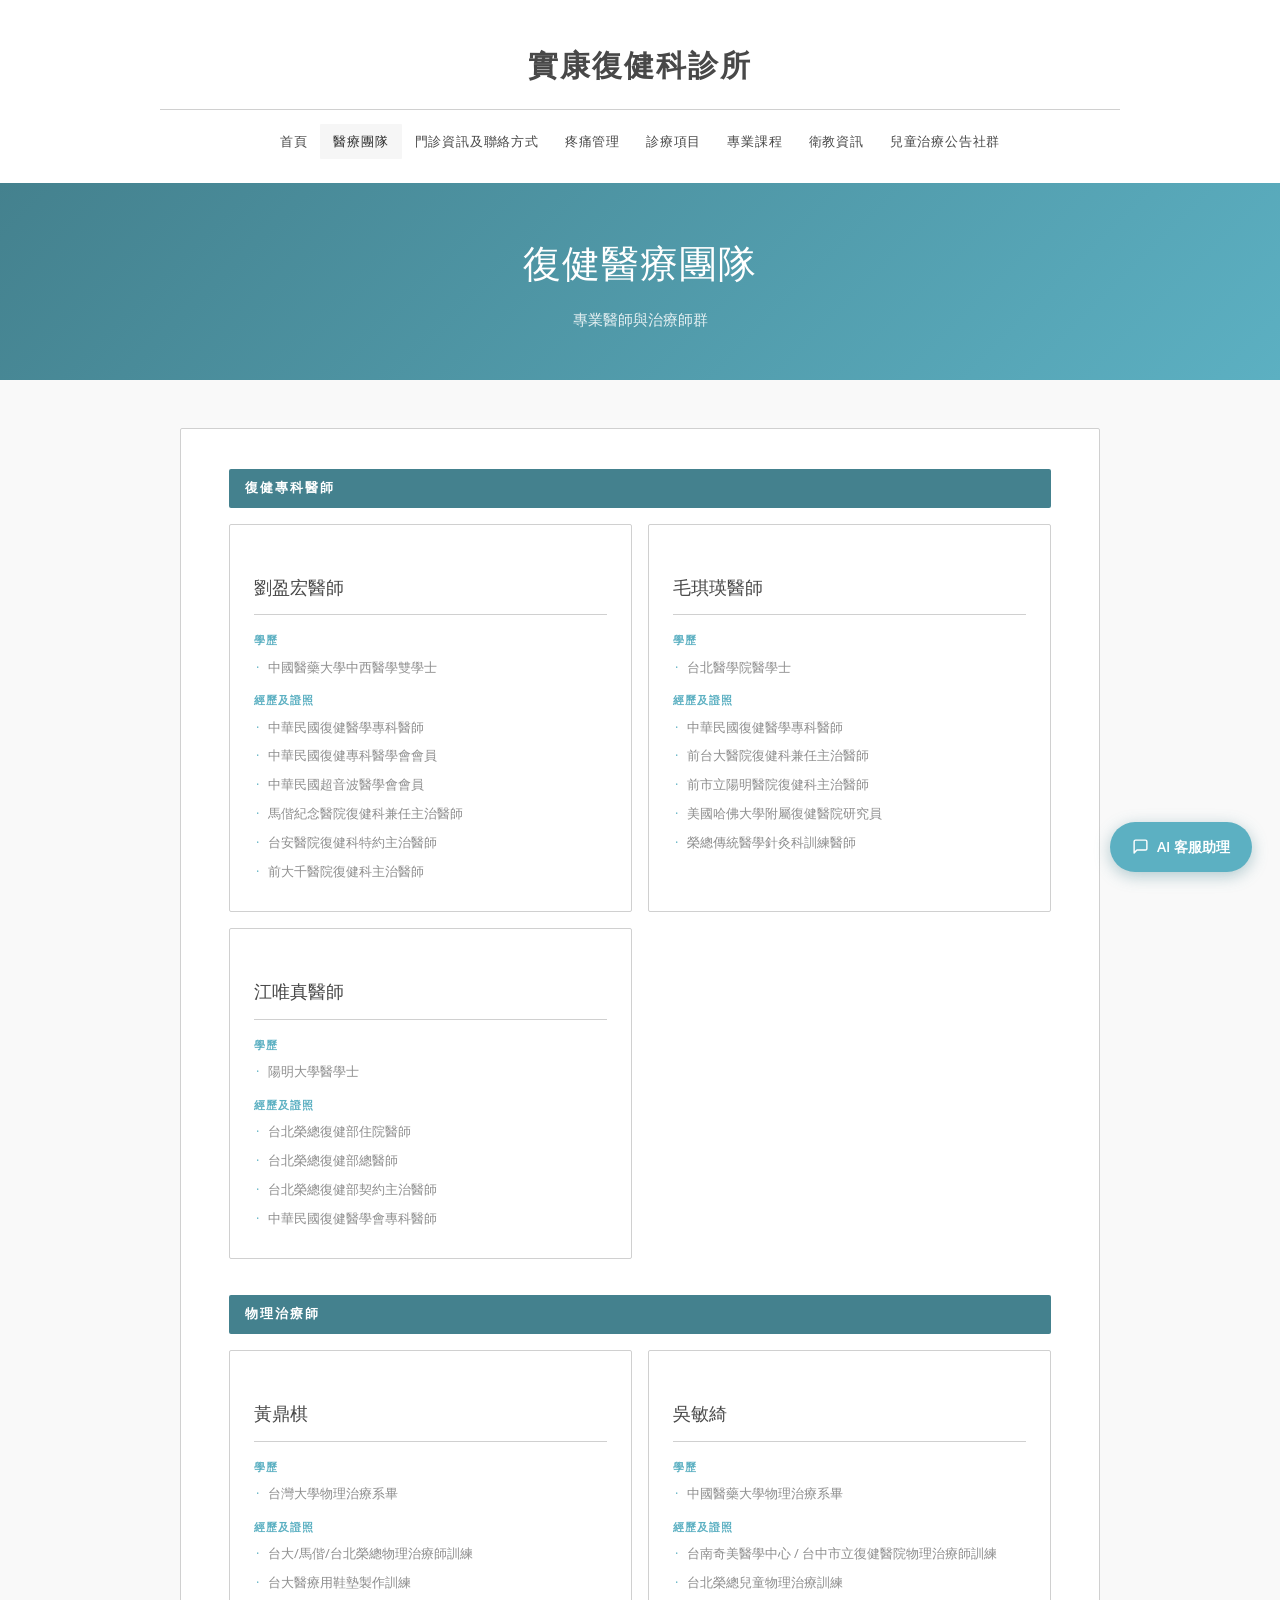
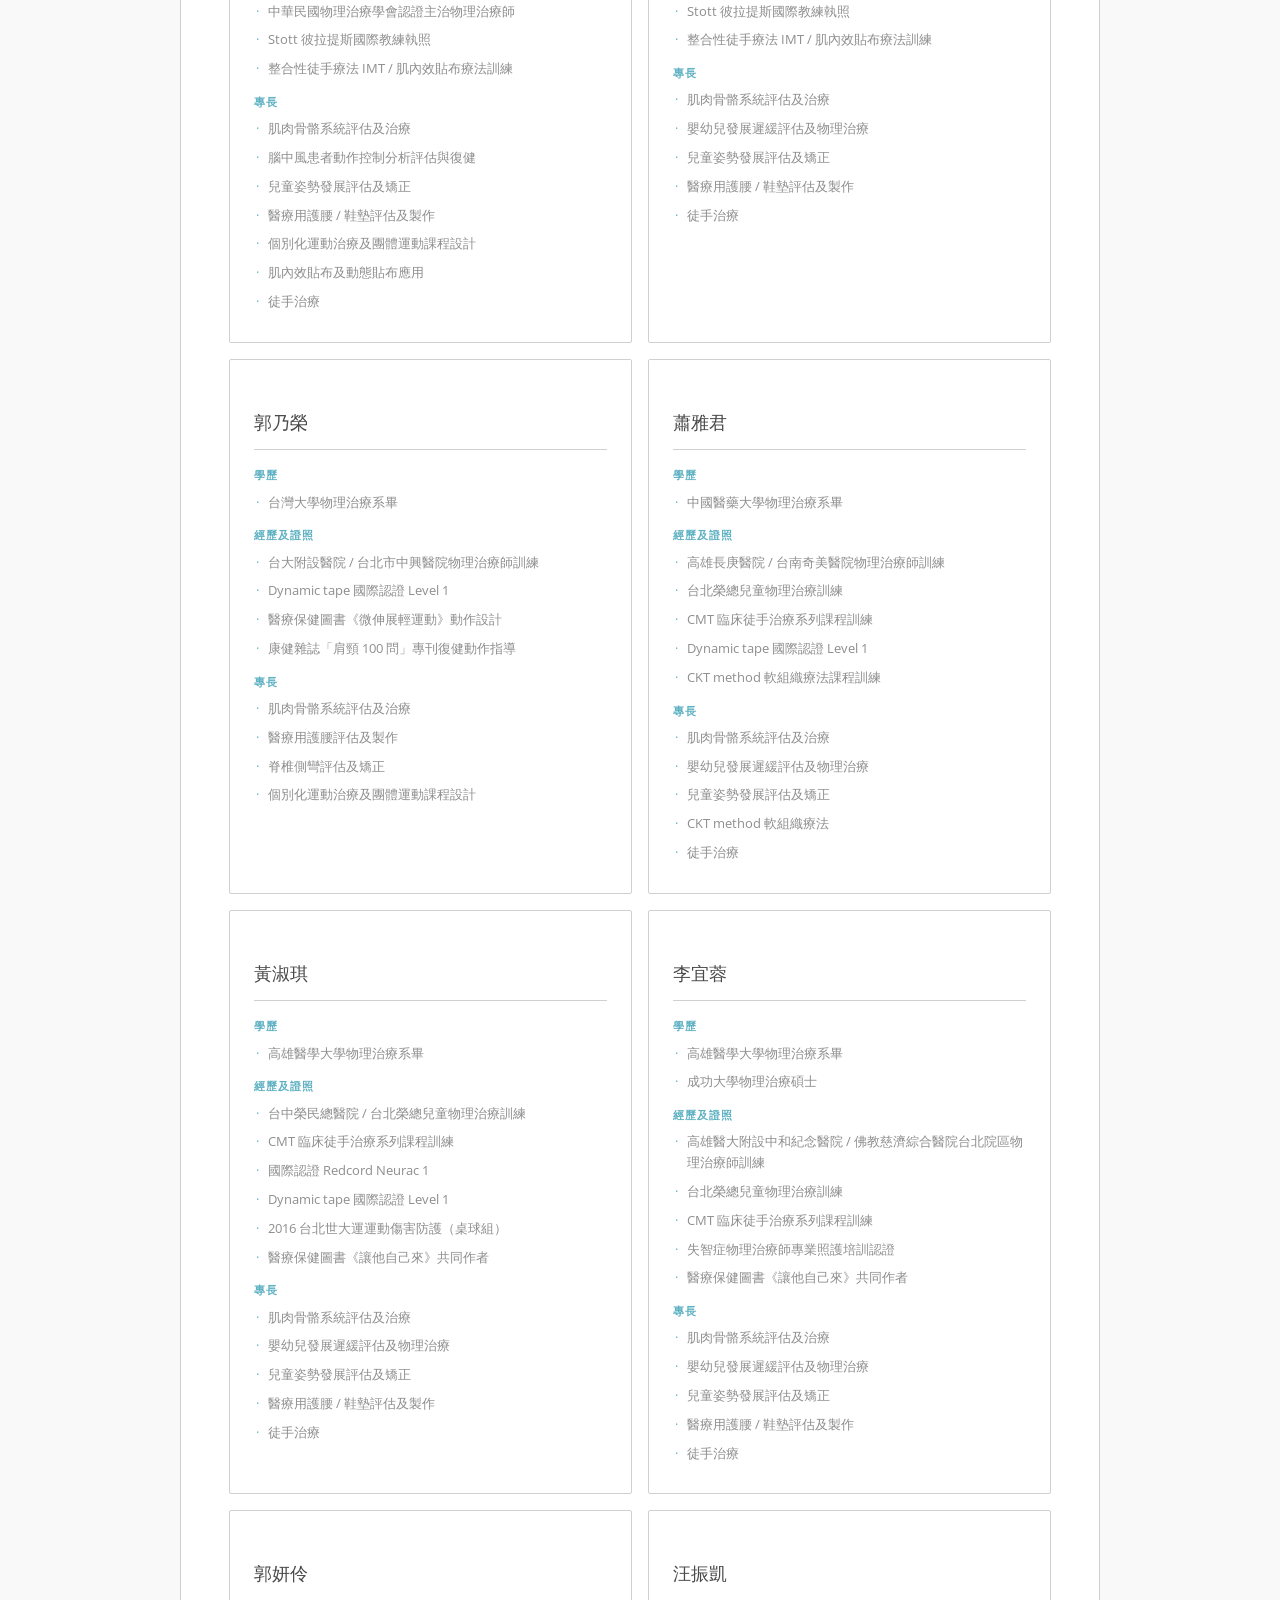
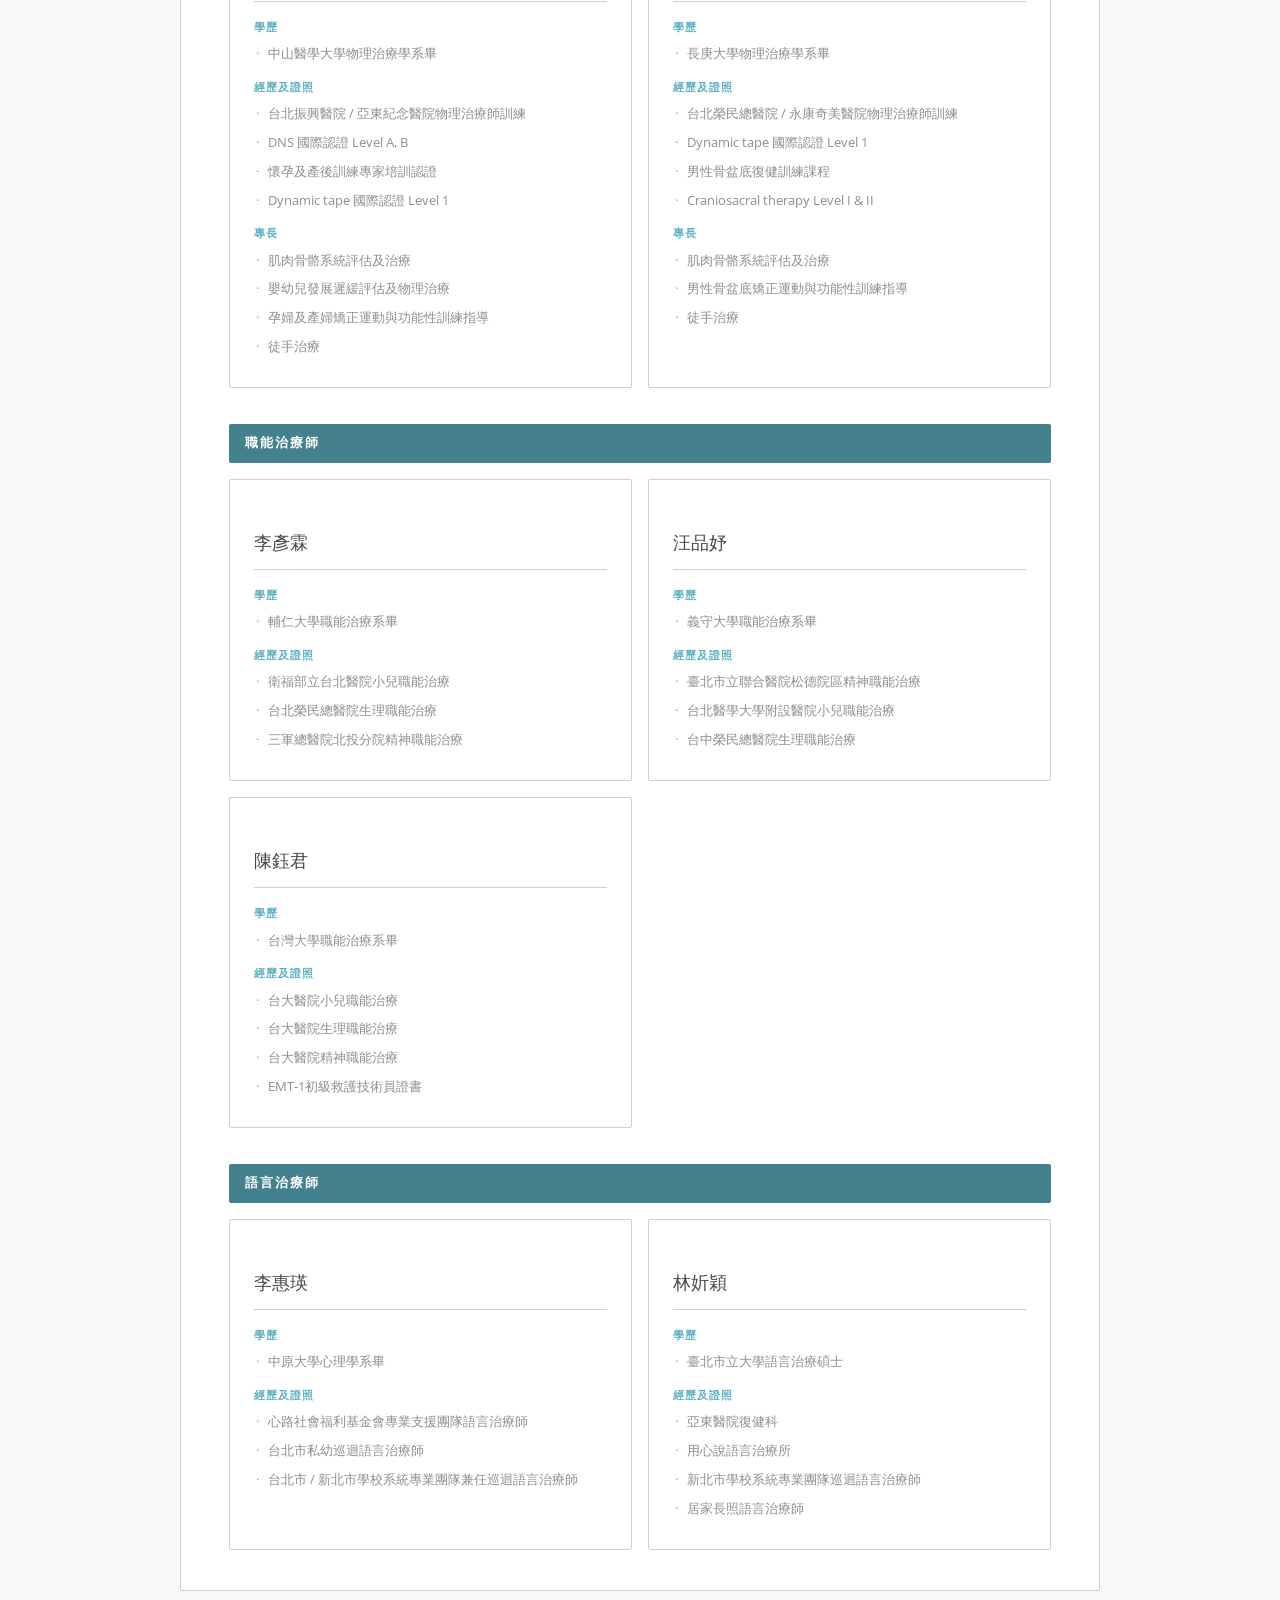
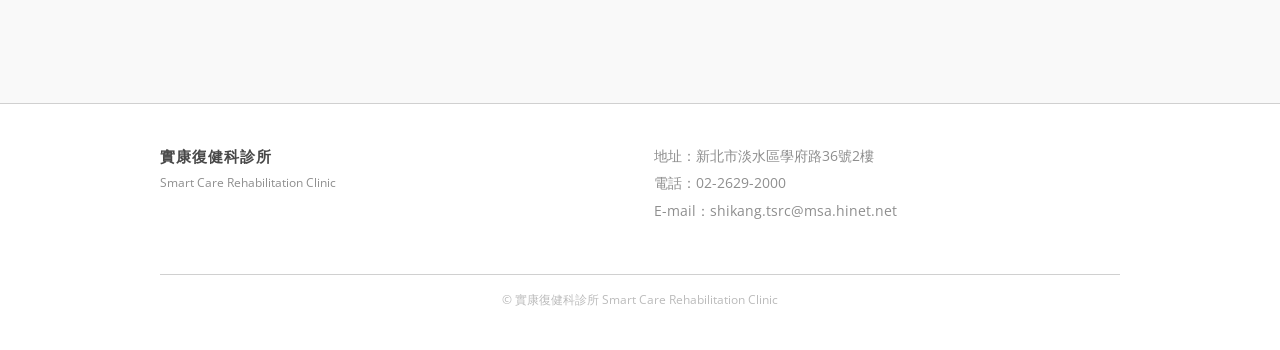
<file: team-member.html>
<!DOCTYPE html>
<html lang="zh-TW">
<head>
  <meta charset="UTF-8">
  <meta name="viewport" content="width=device-width, initial-scale=1.0">
  <title>醫療團隊 - 實康復健科診所</title>
  <meta name="description" content="">
  <link rel="preconnect" href="https://fonts.googleapis.com"><link rel="preconnect" href="https://fonts.gstatic.com" crossorigin><link href="https://fonts.googleapis.com/css2?family=Alice&family=Open+Sans:wght@400;600&family=Raleway:wght@400;500;700&display=swap" rel="stylesheet">
  <link rel="stylesheet" href="style.css">
</head>
<body>
<div id="header">
  <div id="site-title"><a href="index.html">實康復健科診所</a></div>
</div>
<nav id="navigation" aria-label="主選單">
  <ul>
    <li><a href="index.html">首頁</a></li>
    <li class="active"><a href="team-member.html">醫療團隊</a></li>
    <li><a href="information.html">門診資訊及聯絡方式</a></li>
    <li><a href="pain-management.html">疼痛管理</a></li>
    <li><a href="treatment.html">診療項目</a></li>
    <li><a href="group-therapy.html">專業課程</a></li>
    <li><a href="health-education.html">衛教資訊</a></li>
    <li><a href="ot.html">兒童治療公告社群</a></li>
  </ul>
</nav>
<section class="page-hero">
  <h1>復健醫療團隊</h1>
  <p>專業醫師與治療師群</p>
</section>
<div id="content-wrapper">

<div class="content-card">
  <div class="member-section">
    <div class="member-type-title">復健專科醫師</div>
    <div class="member-grid"><div class="member-card"><h3>劉盈宏醫師</h3><div class="meta-label">學歷</div><ul><li>中國醫藥大學中西醫學雙學士</li></ul><div class="meta-label">經歷及證照</div><ul><li>中華民國復健醫學專科醫師</li><li>中華民國復健專科醫學會會員</li><li>中華民國超音波醫學會會員</li><li>馬偕紀念醫院復健科兼任主治醫師</li><li>台安醫院復健科特約主治醫師</li><li>前大千醫院復健科主治醫師</li></ul></div><div class="member-card"><h3>毛琪瑛醫師</h3><div class="meta-label">學歷</div><ul><li>台北醫學院醫學士</li></ul><div class="meta-label">經歷及證照</div><ul><li>中華民國復健醫學專科醫師</li><li>前台大醫院復健科兼任主治醫師</li><li>前市立陽明醫院復健科主治醫師</li><li>美國哈佛大學附屬復健醫院研究員</li><li>榮總傳統醫學針灸科訓練醫師</li></ul></div><div class="member-card"><h3>江唯真醫師</h3><div class="meta-label">學歷</div><ul><li>陽明大學醫學士</li></ul><div class="meta-label">經歷及證照</div><ul><li>台北榮總復健部住院醫師</li><li>台北榮總復健部總醫師</li><li>台北榮總復健部契約主治醫師</li><li>中華民國復健醫學會專科醫師</li></ul></div></div>
  </div>
  <div class="member-section">
    <div class="member-type-title">物理治療師</div>
    <div class="member-grid"><div class="member-card"><h3>黃鼎棋</h3><div class="meta-label">學歷</div><ul><li>台灣大學物理治療系畢</li></ul><div class="meta-label">經歷及證照</div><ul><li>台大/馬偕/台北榮總物理治療師訓練</li><li>台大醫療用鞋墊製作訓練</li><li>中華民國物理治療學會認證主治物理治療師</li><li>Stott 彼拉提斯國際教練執照</li><li>整合性徒手療法 IMT / 肌內效貼布療法訓練</li></ul><div class="meta-label">專長</div><ul><li>肌肉骨骼系統評估及治療</li><li>腦中風患者動作控制分析評估與復健</li><li>兒童姿勢發展評估及矯正</li><li>醫療用護腰 / 鞋墊評估及製作</li><li>個別化運動治療及團體運動課程設計</li><li>肌內效貼布及動態貼布應用</li><li>徒手治療</li></ul></div><div class="member-card"><h3>吳敏綺</h3><div class="meta-label">學歷</div><ul><li>中國醫藥大學物理治療系畢</li></ul><div class="meta-label">經歷及證照</div><ul><li>台南奇美醫學中心 / 台中市立復健醫院物理治療師訓練</li><li>台北榮總兒童物理治療訓練</li><li>Stott 彼拉提斯國際教練執照</li><li>整合性徒手療法 IMT / 肌內效貼布療法訓練</li></ul><div class="meta-label">專長</div><ul><li>肌肉骨骼系統評估及治療</li><li>嬰幼兒發展遲緩評估及物理治療</li><li>兒童姿勢發展評估及矯正</li><li>醫療用護腰 / 鞋墊評估及製作</li><li>徒手治療</li></ul></div><div class="member-card"><h3>郭乃榮</h3><div class="meta-label">學歷</div><ul><li>台灣大學物理治療系畢</li></ul><div class="meta-label">經歷及證照</div><ul><li>台大附設醫院 / 台北市中興醫院物理治療師訓練</li><li>Dynamic tape 國際認證 Level 1</li><li>醫療保健圖書《微伸展輕運動》動作設計</li><li>康健雜誌「肩頸 100 問」專刊復健動作指導</li></ul><div class="meta-label">專長</div><ul><li>肌肉骨骼系統評估及治療</li><li>醫療用護腰評估及製作</li><li>脊椎側彎評估及矯正</li><li>個別化運動治療及團體運動課程設計</li></ul></div><div class="member-card"><h3>蕭雅君</h3><div class="meta-label">學歷</div><ul><li>中國醫藥大學物理治療系畢</li></ul><div class="meta-label">經歷及證照</div><ul><li>高雄長庚醫院 / 台南奇美醫院物理治療師訓練</li><li>台北榮總兒童物理治療訓練</li><li>CMT 臨床徒手治療系列課程訓練</li><li>Dynamic tape 國際認證 Level 1</li><li>CKT method 軟組織療法課程訓練</li></ul><div class="meta-label">專長</div><ul><li>肌肉骨骼系統評估及治療</li><li>嬰幼兒發展遲緩評估及物理治療</li><li>兒童姿勢發展評估及矯正</li><li>CKT method 軟組織療法</li><li>徒手治療</li></ul></div><div class="member-card"><h3>黃淑琪</h3><div class="meta-label">學歷</div><ul><li>高雄醫學大學物理治療系畢</li></ul><div class="meta-label">經歷及證照</div><ul><li>台中榮民總醫院 / 台北榮總兒童物理治療訓練</li><li>CMT 臨床徒手治療系列課程訓練</li><li>國際認證 Redcord Neurac 1</li><li>Dynamic tape 國際認證 Level 1</li><li>2016 台北世大運運動傷害防護（桌球組）</li><li>醫療保健圖書《讓他自己來》共同作者</li></ul><div class="meta-label">專長</div><ul><li>肌肉骨骼系統評估及治療</li><li>嬰幼兒發展遲緩評估及物理治療</li><li>兒童姿勢發展評估及矯正</li><li>醫療用護腰 / 鞋墊評估及製作</li><li>徒手治療</li></ul></div><div class="member-card"><h3>李宜蓉</h3><div class="meta-label">學歷</div><ul><li>高雄醫學大學物理治療系畢</li><li>成功大學物理治療碩士</li></ul><div class="meta-label">經歷及證照</div><ul><li>高雄醫大附設中和紀念醫院 / 佛教慈濟綜合醫院台北院區物理治療師訓練</li><li>台北榮總兒童物理治療訓練</li><li>CMT 臨床徒手治療系列課程訓練</li><li>失智症物理治療師專業照護培訓認證</li><li>醫療保健圖書《讓他自己來》共同作者</li></ul><div class="meta-label">專長</div><ul><li>肌肉骨骼系統評估及治療</li><li>嬰幼兒發展遲緩評估及物理治療</li><li>兒童姿勢發展評估及矯正</li><li>醫療用護腰 / 鞋墊評估及製作</li><li>徒手治療</li></ul></div><div class="member-card"><h3>郭妍伶</h3><div class="meta-label">學歷</div><ul><li>中山醫學大學物理治療學系畢</li></ul><div class="meta-label">經歷及證照</div><ul><li>台北振興醫院 / 亞東紀念醫院物理治療師訓練</li><li>DNS 國際認證 Level A, B</li><li>懷孕及產後訓練專家培訓認證</li><li>Dynamic tape 國際認證 Level 1</li></ul><div class="meta-label">專長</div><ul><li>肌肉骨骼系統評估及治療</li><li>嬰幼兒發展遲緩評估及物理治療</li><li>孕婦及產婦矯正運動與功能性訓練指導</li><li>徒手治療</li></ul></div><div class="member-card"><h3>汪振凱</h3><div class="meta-label">學歷</div><ul><li>長庚大學物理治療學系畢</li></ul><div class="meta-label">經歷及證照</div><ul><li>台北榮民總醫院 / 永康奇美醫院物理治療師訓練</li><li>Dynamic tape 國際認證 Level 1</li><li>男性骨盆底復健訓練課程</li><li>Craniosacral therapy Level I & II</li></ul><div class="meta-label">專長</div><ul><li>肌肉骨骼系統評估及治療</li><li>男性骨盆底矯正運動與功能性訓練指導</li><li>徒手治療</li></ul></div></div>
  </div>
  <div class="member-section">
    <div class="member-type-title">職能治療師</div>
    <div class="member-grid"><div class="member-card"><h3>李彥霖</h3><div class="meta-label">學歷</div><ul><li>輔仁大學職能治療系畢</li></ul><div class="meta-label">經歷及證照</div><ul><li>衛福部立台北醫院小兒職能治療</li><li>台北榮民總醫院生理職能治療</li><li>三軍總醫院北投分院精神職能治療</li></ul></div><div class="member-card"><h3>汪品妤</h3><div class="meta-label">學歷</div><ul><li>義守大學職能治療系畢</li></ul><div class="meta-label">經歷及證照</div><ul><li>臺北市立聯合醫院松德院區精神職能治療</li><li>台北醫學大學附設醫院小兒職能治療</li><li>台中榮民總醫院生理職能治療</li></ul></div><div class="member-card"><h3>陳鈺君</h3><div class="meta-label">學歷</div><ul><li>台灣大學職能治療系畢</li></ul><div class="meta-label">經歷及證照</div><ul><li>台大醫院小兒職能治療</li><li>台大醫院生理職能治療</li><li>台大醫院精神職能治療</li><li>EMT-1初級救護技術員證書</li></ul></div></div>
  </div>
  <div class="member-section">
    <div class="member-type-title">語言治療師</div>
    <div class="member-grid"><div class="member-card"><h3>李惠瑛</h3><div class="meta-label">學歷</div><ul><li>中原大學心理學系畢</li></ul><div class="meta-label">經歷及證照</div><ul><li>心路社會福利基金會專業支援團隊語言治療師</li><li>台北市私幼巡迴語言治療師</li><li>台北市 / 新北市學校系統專業團隊兼任巡迴語言治療師</li></ul></div><div class="member-card"><h3>林妡穎</h3><div class="meta-label">學歷</div><ul><li>臺北市立大學語言治療碩士</li></ul><div class="meta-label">經歷及證照</div><ul><li>亞東醫院復健科</li><li>用心說語言治療所</li><li>新北市學校系統專業團隊巡迴語言治療師</li><li>居家長照語言治療師</li></ul></div></div>
  </div>
</div>
</div>
<div class="chat-bubble">
  <a href="https://smartcare-chatbot.vercel.app/chat.html" target="_blank" rel="noopener" aria-label="AI客服">
    <svg viewBox="0 0 24 24" aria-hidden="true"><path d="M21 15a2 2 0 0 1-2 2H7l-4 4V5a2 2 0 0 1 2-2h14a2 2 0 0 1 2 2z"/></svg>
    AI 客服助理
  </a>
</div>
<footer id="footer">
  <div id="footer-content">
    <div class="footer-brand">
      <h2>實康復健科診所</h2>
      <p>Smart Care Rehabilitation Clinic</p>
    </div>
    <div class="footer-contact">
      <p>地址：新北市淡水區學府路36號2樓</p>
      <p>電話：<a href="tel:0226292000">02-2629-2000</a></p>
      <p>E-mail：<a href="mailto:shikang.tsrc@msa.hinet.net">shikang.tsrc@msa.hinet.net</a></p>
    </div>
    <div class="footer-bottom">© 實康復健科診所 Smart Care Rehabilitation Clinic</div>
  </div>
</footer>
</body>
</html>
</file>
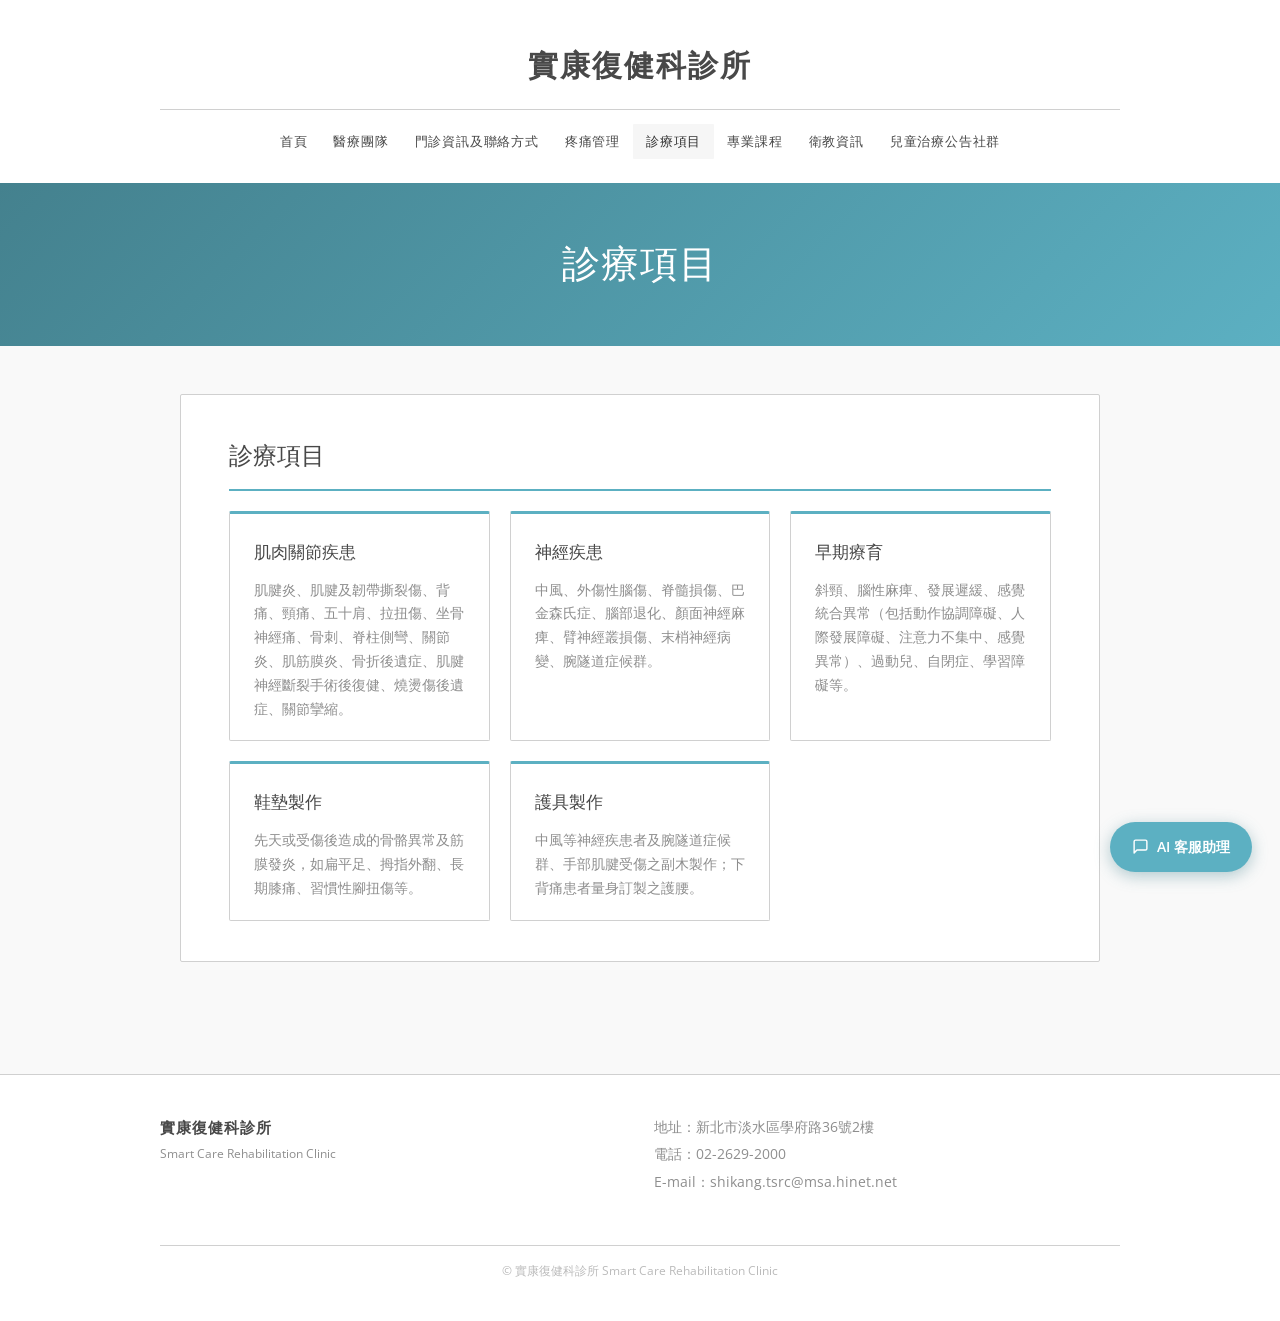
<file: treatment.html>
<!DOCTYPE html>
<html lang="zh-TW">
<head>
  <meta charset="UTF-8">
  <meta name="viewport" content="width=device-width, initial-scale=1.0">
  <title>診療項目 - 實康復健科診所</title>
  <meta name="description" content="">
  <link rel="preconnect" href="https://fonts.googleapis.com"><link rel="preconnect" href="https://fonts.gstatic.com" crossorigin><link href="https://fonts.googleapis.com/css2?family=Alice&family=Open+Sans:wght@400;600&family=Raleway:wght@400;500;700&display=swap" rel="stylesheet">
  <link rel="stylesheet" href="style.css">
</head>
<body>
<div id="header">
  <div id="site-title"><a href="index.html">實康復健科診所</a></div>
</div>
<nav id="navigation" aria-label="主選單">
  <ul>
    <li><a href="index.html">首頁</a></li>
    <li><a href="team-member.html">醫療團隊</a></li>
    <li><a href="information.html">門診資訊及聯絡方式</a></li>
    <li><a href="pain-management.html">疼痛管理</a></li>
    <li class="active"><a href="treatment.html">診療項目</a></li>
    <li><a href="group-therapy.html">專業課程</a></li>
    <li><a href="health-education.html">衛教資訊</a></li>
    <li><a href="ot.html">兒童治療公告社群</a></li>
  </ul>
</nav>
<section class="page-hero">
  <h1>診療項目</h1>
  
</section>
<div id="content-wrapper">

<div class="content-card">
  <h2>診療項目</h2>
  <div class="treatment-grid">
    <div class="treatment-item"><h3>肌肉關節疾患</h3><p>肌腱炎、肌腱及韌帶撕裂傷、背痛、頸痛、五十肩、拉扭傷、坐骨神經痛、骨刺、脊柱側彎、關節炎、肌筋膜炎、骨折後遺症、肌腱神經斷裂手術後復健、燒燙傷後遺症、關節攣縮。</p></div><div class="treatment-item"><h3>神經疾患</h3><p>中風、外傷性腦傷、脊髓損傷、巴金森氏症、腦部退化、顏面神經麻痺、臂神經叢損傷、末梢神經病變、腕隧道症候群。</p></div><div class="treatment-item"><h3>早期療育</h3><p>斜頸、腦性麻痺、發展遲緩、感覺統合異常（包括動作協調障礙、人際發展障礙、注意力不集中、感覺異常）、過動兒、自閉症、學習障礙等。</p></div><div class="treatment-item"><h3>鞋墊製作</h3><p>先天或受傷後造成的骨骼異常及筋膜發炎，如扁平足、拇指外翻、長期膝痛、習慣性腳扭傷等。</p></div><div class="treatment-item"><h3>護具製作</h3><p>中風等神經疾患者及腕隧道症候群、手部肌腱受傷之副木製作；下背痛患者量身訂製之護腰。</p></div>
  </div>
</div>
</div>
<div class="chat-bubble">
  <a href="https://smartcare-chatbot.vercel.app/chat.html" target="_blank" rel="noopener" aria-label="AI客服">
    <svg viewBox="0 0 24 24" aria-hidden="true"><path d="M21 15a2 2 0 0 1-2 2H7l-4 4V5a2 2 0 0 1 2-2h14a2 2 0 0 1 2 2z"/></svg>
    AI 客服助理
  </a>
</div>
<footer id="footer">
  <div id="footer-content">
    <div class="footer-brand">
      <h2>實康復健科診所</h2>
      <p>Smart Care Rehabilitation Clinic</p>
    </div>
    <div class="footer-contact">
      <p>地址：新北市淡水區學府路36號2樓</p>
      <p>電話：<a href="tel:0226292000">02-2629-2000</a></p>
      <p>E-mail：<a href="mailto:shikang.tsrc@msa.hinet.net">shikang.tsrc@msa.hinet.net</a></p>
    </div>
    <div class="footer-bottom">© 實康復健科診所 Smart Care Rehabilitation Clinic</div>
  </div>
</footer>
</body>
</html>
</file>
<file: style.css>
/* ── Reset ── */
*, *::before, *::after { box-sizing: border-box; margin: 0; padding: 0; }

/* ── Variables ── */
:root {
  --primary:      #5cb0c2;
  --primary-dark: #44818e;
  --primary-light:#8dc7d3;
  --text-dark:    #303030;
  --text-mid:     #484848;
  --text-muted:   #8e8e8e;
  --bg:           #f9f9f9;
  --white:        #ffffff;
  --border:       #d0d0d0;
  --max-w:        960px;
}

/* ── Base ── */
html { scroll-behavior: smooth; }
body {
  font-family: 'Open Sans', sans-serif;
  font-size: 15px;
  color: var(--text-muted);
  background: var(--bg);
  line-height: 1.75;
}
a { color: var(--primary-dark); text-decoration: none; }
a:hover { color: var(--primary); }

/* ── Header ── */
#header {
  text-align: center;
  padding: 40px 20px 16px;
  background: var(--white);
}
#site-title {
  font-family: 'Raleway', sans-serif;
  font-size: 30px;
  font-weight: 700;
  color: var(--text-mid);
  text-transform: uppercase;
  letter-spacing: 2px;
}
#site-title a { color: inherit; }
#site-title a:hover { color: var(--primary); }

/* ── Navigation ── */
#navigation {
  background: var(--white);
  padding: 0 20px 24px;
  text-align: center;
  font-family: 'Raleway', sans-serif;
  font-size: 12.5px;
  text-transform: uppercase;
  letter-spacing: 0.8px;
}
#navigation ul {
  display: flex;
  flex-wrap: wrap;
  justify-content: center;
  list-style: none;
  max-width: var(--max-w);
  margin: 0 auto;
  border-top: 1px solid var(--border);
  padding-top: 14px;
}
#navigation li a {
  display: block;
  padding: 7px 13px;
  color: var(--text-mid);
  transition: background 0.15s;
  border-radius: 1px;
}
#navigation li a:hover,
#navigation li.active a {
  background: #f6f6f6;
  color: var(--text-dark);
}

/* ── Page hero (inner pages) ── */
.page-hero {
  background: linear-gradient(135deg, var(--primary-dark) 0%, var(--primary) 100%);
  padding: 48px 20px;
  text-align: center;
  margin-bottom: 0;
}
.page-hero h1 {
  font-family: 'Alice', serif;
  font-size: clamp(26px, 4vw, 38px);
  font-weight: 400;
  color: var(--white);
  letter-spacing: 1px;
}
.page-hero p {
  color: rgba(255,255,255,0.85);
  font-size: 15px;
  margin-top: 8px;
}

/* ── Content wrapper ── */
#content-wrapper {
  max-width: var(--max-w);
  margin: 0 auto;
  padding: 48px 20px 80px;
}

/* ── Content card ── */
.content-card {
  background: var(--white);
  border: 1px solid var(--border);
  border-radius: 2px;
  padding: 40px 48px;
  margin-bottom: 32px;
}
.content-card h2 {
  font-family: 'Alice', serif;
  font-size: 24px;
  font-weight: 400;
  color: var(--text-mid);
  padding-bottom: 12px;
  margin-bottom: 20px;
  border-bottom: 2px solid var(--primary);
}
.content-card h3 {
  font-family: 'Raleway', sans-serif;
  font-size: 16px;
  font-weight: 600;
  color: var(--text-mid);
  margin: 24px 0 8px;
  text-transform: uppercase;
  letter-spacing: 0.5px;
}
.content-card p { margin-bottom: 12px; color: var(--text-muted); }
.content-card p:last-child { margin-bottom: 0; }
.content-card ul, .content-card ol {
  padding-left: 1.5em;
  margin-bottom: 12px;
  color: var(--text-muted);
}
.content-card li { margin-bottom: 4px; }

/* ── Section label ── */
.section-label {
  display: inline-block;
  font-family: 'Raleway', sans-serif;
  font-size: 11px;
  font-weight: 700;
  text-transform: uppercase;
  letter-spacing: 2px;
  color: var(--primary);
  background: #edf7f9;
  padding: 3px 10px;
  border-radius: 2px;
  margin-bottom: 16px;
}

/* ── Treatment grid ── */
.treatment-grid {
  display: grid;
  grid-template-columns: repeat(auto-fit, minmax(260px, 1fr));
  gap: 20px;
  margin-top: 8px;
}
.treatment-item {
  background: var(--white);
  border: 1px solid var(--border);
  border-top: 3px solid var(--primary);
  border-radius: 2px;
  padding: 24px 24px 20px;
}
.treatment-item h3 {
  font-family: 'Alice', serif;
  font-size: 17px;
  font-weight: 400;
  color: var(--text-mid);
  margin: 0 0 10px;
  text-transform: none;
  letter-spacing: 0;
}
.treatment-item p {
  font-size: 14px;
  color: var(--text-muted);
  line-height: 1.7;
  margin: 0;
}

/* ── Schedule table ── */
.schedule-table {
  width: 100%;
  border-collapse: collapse;
  font-size: 14px;
  margin-bottom: 24px;
}
.schedule-table th {
  background: var(--primary);
  color: var(--white);
  padding: 10px 12px;
  font-family: 'Raleway', sans-serif;
  font-weight: 500;
  letter-spacing: 0.5px;
  text-align: center;
}
.schedule-table td {
  padding: 10px 12px;
  text-align: center;
  border: 1px solid var(--border);
  color: var(--text-mid);
}
.schedule-table tr:nth-child(even) td { background: #fafafa; }
.schedule-table td:first-child {
  font-weight: 600;
  color: var(--text-mid);
  background: #f6f6f6;
  text-align: left;
  white-space: nowrap;
}

/* ── Member card ── */
.member-section { margin-bottom: 36px; }
.member-section:last-child { margin-bottom: 0; }
.member-type-title {
  font-family: 'Raleway', sans-serif;
  font-size: 13px;
  font-weight: 700;
  text-transform: uppercase;
  letter-spacing: 2px;
  color: var(--white);
  background: var(--primary-dark);
  padding: 8px 16px;
  margin-bottom: 16px;
  border-radius: 2px;
}
.member-grid {
  display: grid;
  grid-template-columns: repeat(auto-fill, minmax(280px, 1fr));
  gap: 16px;
}
.member-card {
  background: var(--white);
  border: 1px solid var(--border);
  border-radius: 2px;
  padding: 24px;
}
.member-card h3 {
  font-family: 'Alice', serif;
  font-size: 18px;
  font-weight: 400;
  color: var(--text-mid);
  margin-bottom: 16px;
  padding-bottom: 10px;
  border-bottom: 1px solid var(--border);
  text-transform: none;
  letter-spacing: 0;
}
.member-card .meta-label {
  font-family: 'Raleway', sans-serif;
  font-size: 11px;
  font-weight: 700;
  text-transform: uppercase;
  letter-spacing: 1px;
  color: var(--primary);
  margin: 12px 0 4px;
}
.member-card ul {
  list-style: none;
  padding: 0;
  margin: 0;
}
.member-card ul li {
  font-size: 13px;
  color: var(--text-muted);
  padding: 2px 0 2px 14px;
  position: relative;
  line-height: 1.6;
}
.member-card ul li::before {
  content: '·';
  position: absolute;
  left: 2px;
  color: var(--primary);
}

/* ── Course grid ── */
.course-group { margin-bottom: 32px; }
.course-group h3 {
  font-family: 'Alice', serif;
  font-size: 20px;
  font-weight: 400;
  color: var(--text-mid);
  margin-bottom: 6px;
  text-transform: none;
  letter-spacing: 0;
}
.course-group .desc {
  font-size: 14px;
  color: var(--text-muted);
  margin-bottom: 14px;
  font-style: italic;
}
.course-tags {
  display: flex;
  flex-wrap: wrap;
  gap: 8px;
}
.course-tag {
  background: #edf7f9;
  color: var(--primary-dark);
  border: 1px solid #c5e5ec;
  border-radius: 2px;
  padding: 6px 14px;
  font-size: 13px;
}

/* ── Info boxes ── */
.info-box {
  background: #edf7f9;
  border-left: 3px solid var(--primary);
  padding: 16px 20px;
  margin-bottom: 16px;
  border-radius: 0 2px 2px 0;
  font-size: 14px;
  color: var(--text-mid);
  line-height: 1.8;
}
.info-box strong { color: var(--primary-dark); }

/* ── Contact grid ── */
.contact-grid {
  display: grid;
  grid-template-columns: repeat(auto-fit, minmax(200px, 1fr));
  gap: 16px;
  margin-top: 8px;
}
.contact-item {
  background: #f9f9f9;
  border: 1px solid var(--border);
  border-radius: 2px;
  padding: 20px;
}
.contact-item .label {
  font-family: 'Raleway', sans-serif;
  font-size: 11px;
  font-weight: 700;
  text-transform: uppercase;
  letter-spacing: 1.5px;
  color: var(--primary);
  margin-bottom: 6px;
}
.contact-item .value {
  font-size: 15px;
  color: var(--text-mid);
  font-weight: 600;
}
.contact-item a { color: var(--text-mid); }
.contact-item a:hover { color: var(--primary); }

/* ── Pain management items ── */
.pain-item {
  border-bottom: 1px solid var(--border);
  padding: 20px 0;
}
.pain-item:first-child { padding-top: 0; }
.pain-item:last-child { border-bottom: none; padding-bottom: 0; }
.pain-item h3 {
  font-family: 'Alice', serif;
  font-size: 20px;
  font-weight: 400;
  color: var(--text-mid);
  margin-bottom: 6px;
  text-transform: none;
  letter-spacing: 0;
}
.pain-item p {
  font-size: 14px;
  color: var(--text-muted);
  margin: 0;
}
.pain-item .indication {
  font-size: 11px;
  color: var(--primary);
  font-family: 'Raleway', sans-serif;
  font-weight: 600;
  text-transform: uppercase;
  letter-spacing: 1px;
  margin-bottom: 6px;
  display: block;
}

/* ── AI 客服浮動按鈕 ── */
.chat-bubble {
  position: fixed;
  bottom: 28px;
  right: 28px;
  z-index: 999;
}
.chat-bubble a {
  display: flex;
  align-items: center;
  gap: 8px;
  background: var(--primary);
  color: var(--white);
  padding: 13px 22px;
  border-radius: 50px;
  font-size: 14px;
  font-weight: 600;
  box-shadow: 0 4px 16px rgba(68,129,142,0.4);
  transition: background 0.2s, transform 0.15s, box-shadow 0.2s;
}
.chat-bubble a:hover {
  background: var(--primary-dark);
  color: var(--white);
  transform: translateY(-2px);
  box-shadow: 0 6px 20px rgba(68,129,142,0.5);
}
.chat-bubble svg {
  width: 17px; height: 17px; flex-shrink: 0;
  fill: none; stroke: currentColor;
  stroke-width: 2; stroke-linecap: round; stroke-linejoin: round;
}

/* ── Footer ── */
#footer {
  background: var(--white);
  border-top: 1px solid var(--border);
  padding: 40px 20px;
  font-size: 14px;
}
#footer-content {
  max-width: var(--max-w);
  margin: 0 auto;
  display: flex;
  flex-wrap: wrap;
  gap: 28px;
  align-items: flex-start;
}
.footer-brand { flex: 1; min-width: 220px; }
.footer-brand h2 {
  font-family: 'Raleway', sans-serif;
  font-size: 15px;
  font-weight: 700;
  text-transform: uppercase;
  letter-spacing: 1px;
  color: var(--text-mid);
  margin-bottom: 2px;
}
.footer-brand p { font-size: 12px; color: var(--text-muted); }
.footer-contact { flex: 1; min-width: 200px; color: var(--text-muted); }
.footer-contact p { margin-bottom: 3px; }
.footer-contact a { color: var(--text-muted); }
.footer-contact a:hover { color: var(--primary); }
.footer-bottom {
  width: 100%;
  border-top: 1px solid var(--border);
  margin-top: 20px;
  padding-top: 14px;
  font-size: 12px;
  text-align: center;
  color: #bbb;
}

/* ── Responsive ── */
@media (max-width: 768px) {
  #site-title { font-size: 20px; }
  .content-card { padding: 24px 20px; }
  .member-grid { grid-template-columns: 1fr; }
  .treatment-grid { grid-template-columns: 1fr; }
  .contact-grid { grid-template-columns: 1fr; }
  #navigation li a { padding: 6px 9px; font-size: 11.5px; }
  .chat-bubble { bottom: 18px; right: 14px; }
  .chat-bubble a { padding: 11px 16px; font-size: 13px; }
  .schedule-table { font-size: 12px; }
  .schedule-table th, .schedule-table td { padding: 7px 6px; }
}
@media (max-width: 480px) {
  .schedule-table-wrap { overflow-x: auto; }
}
</file>
